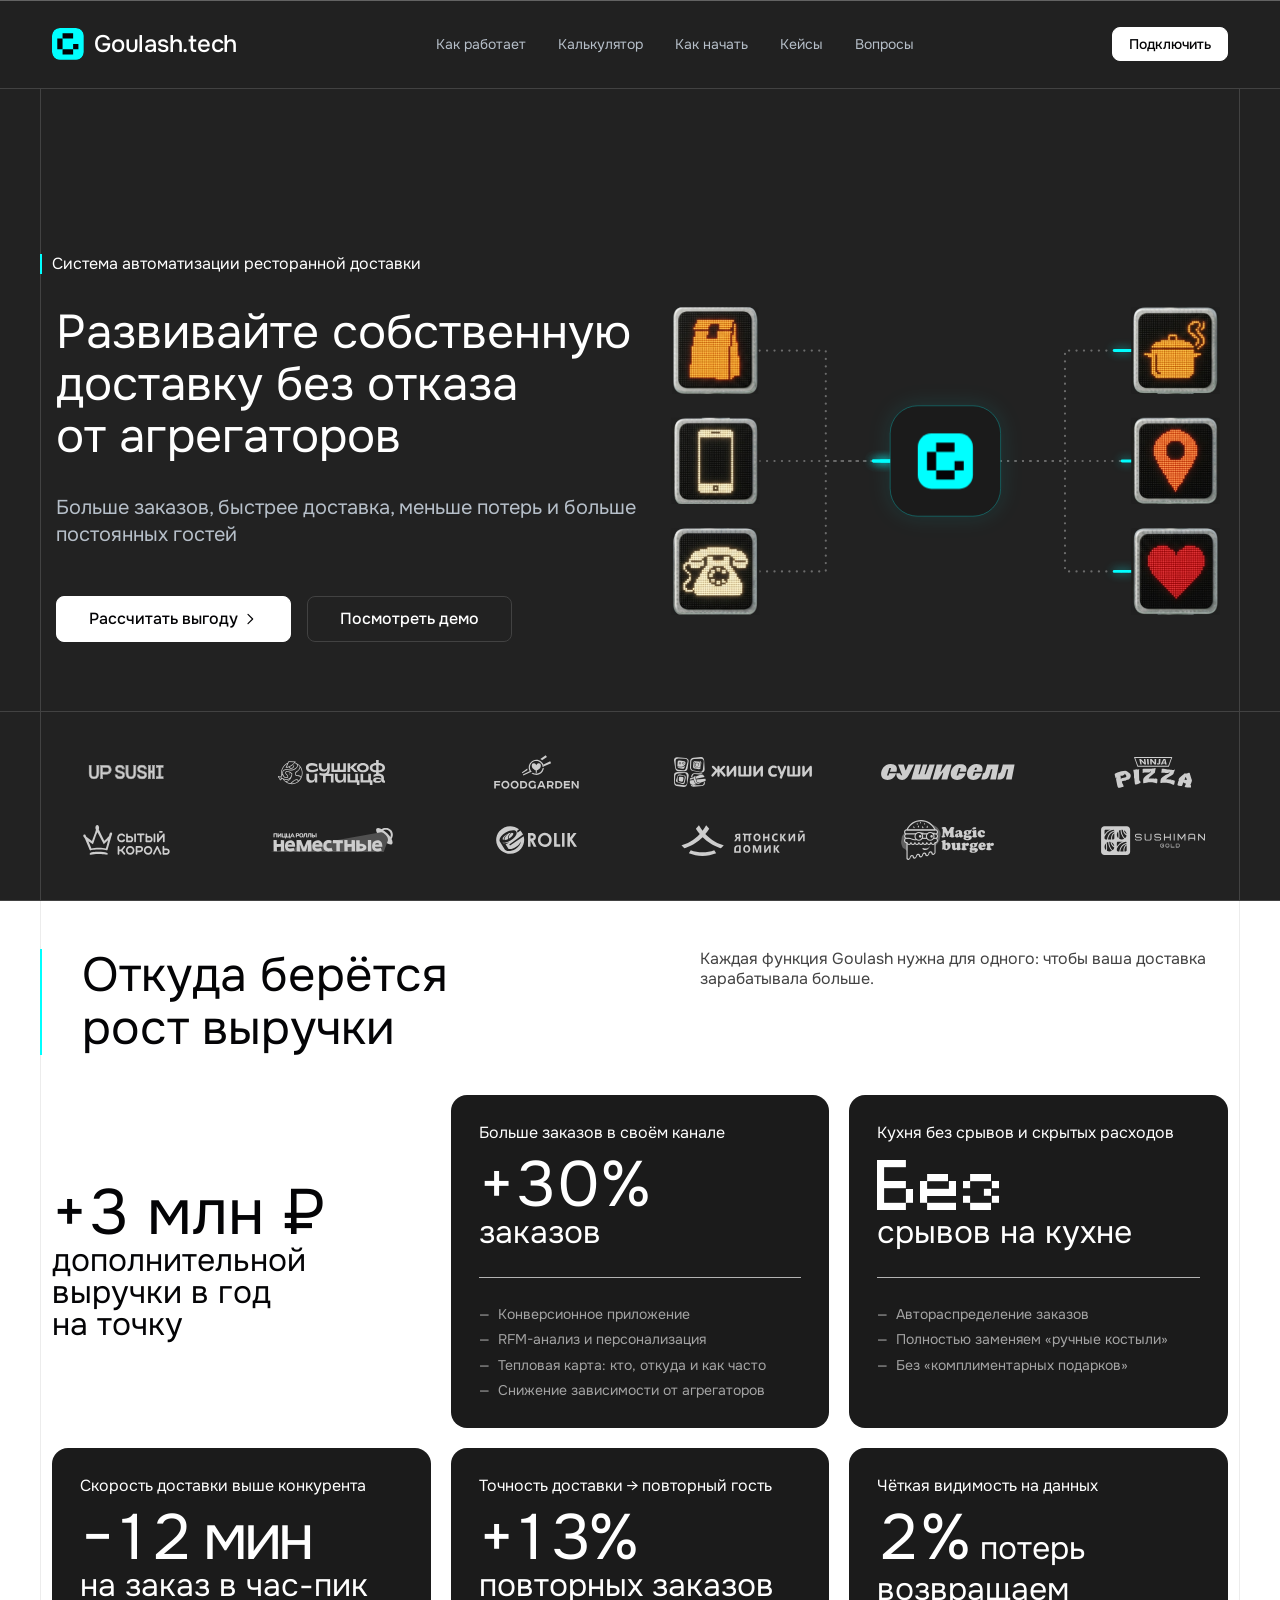
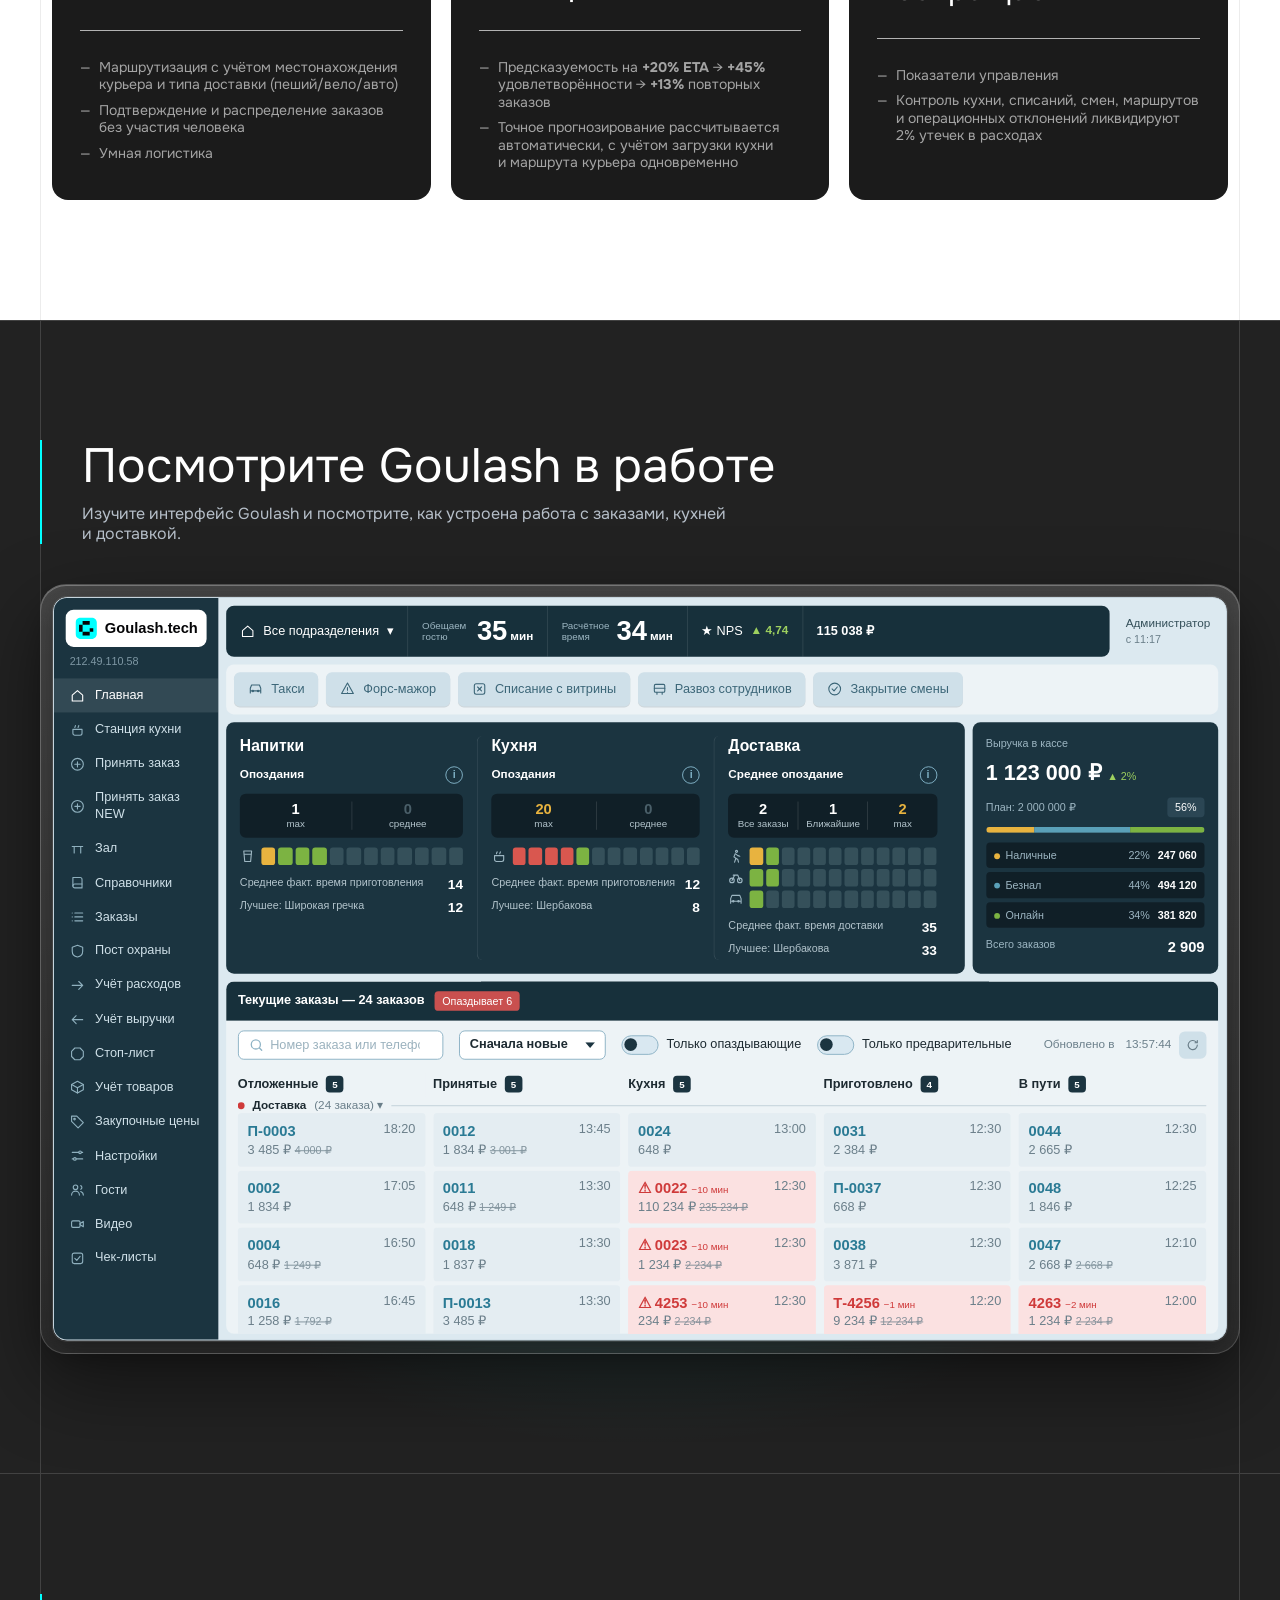
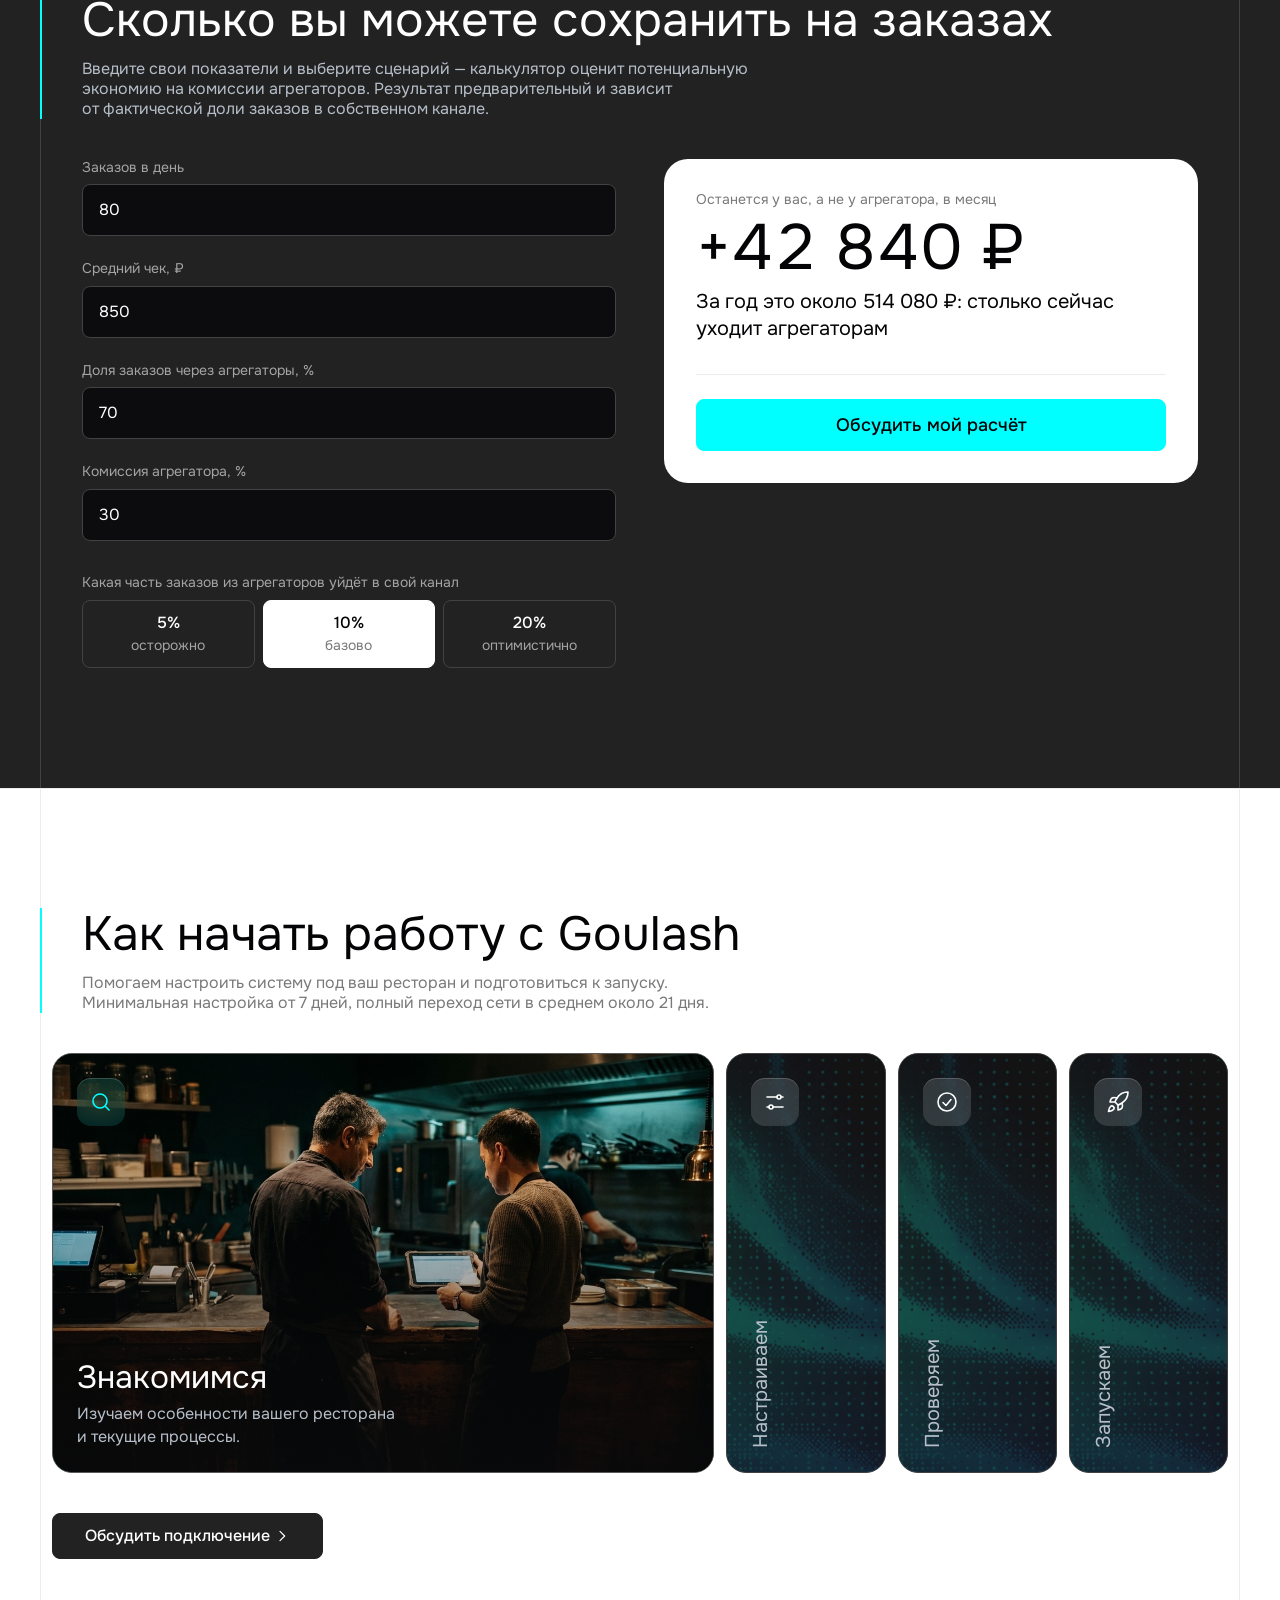
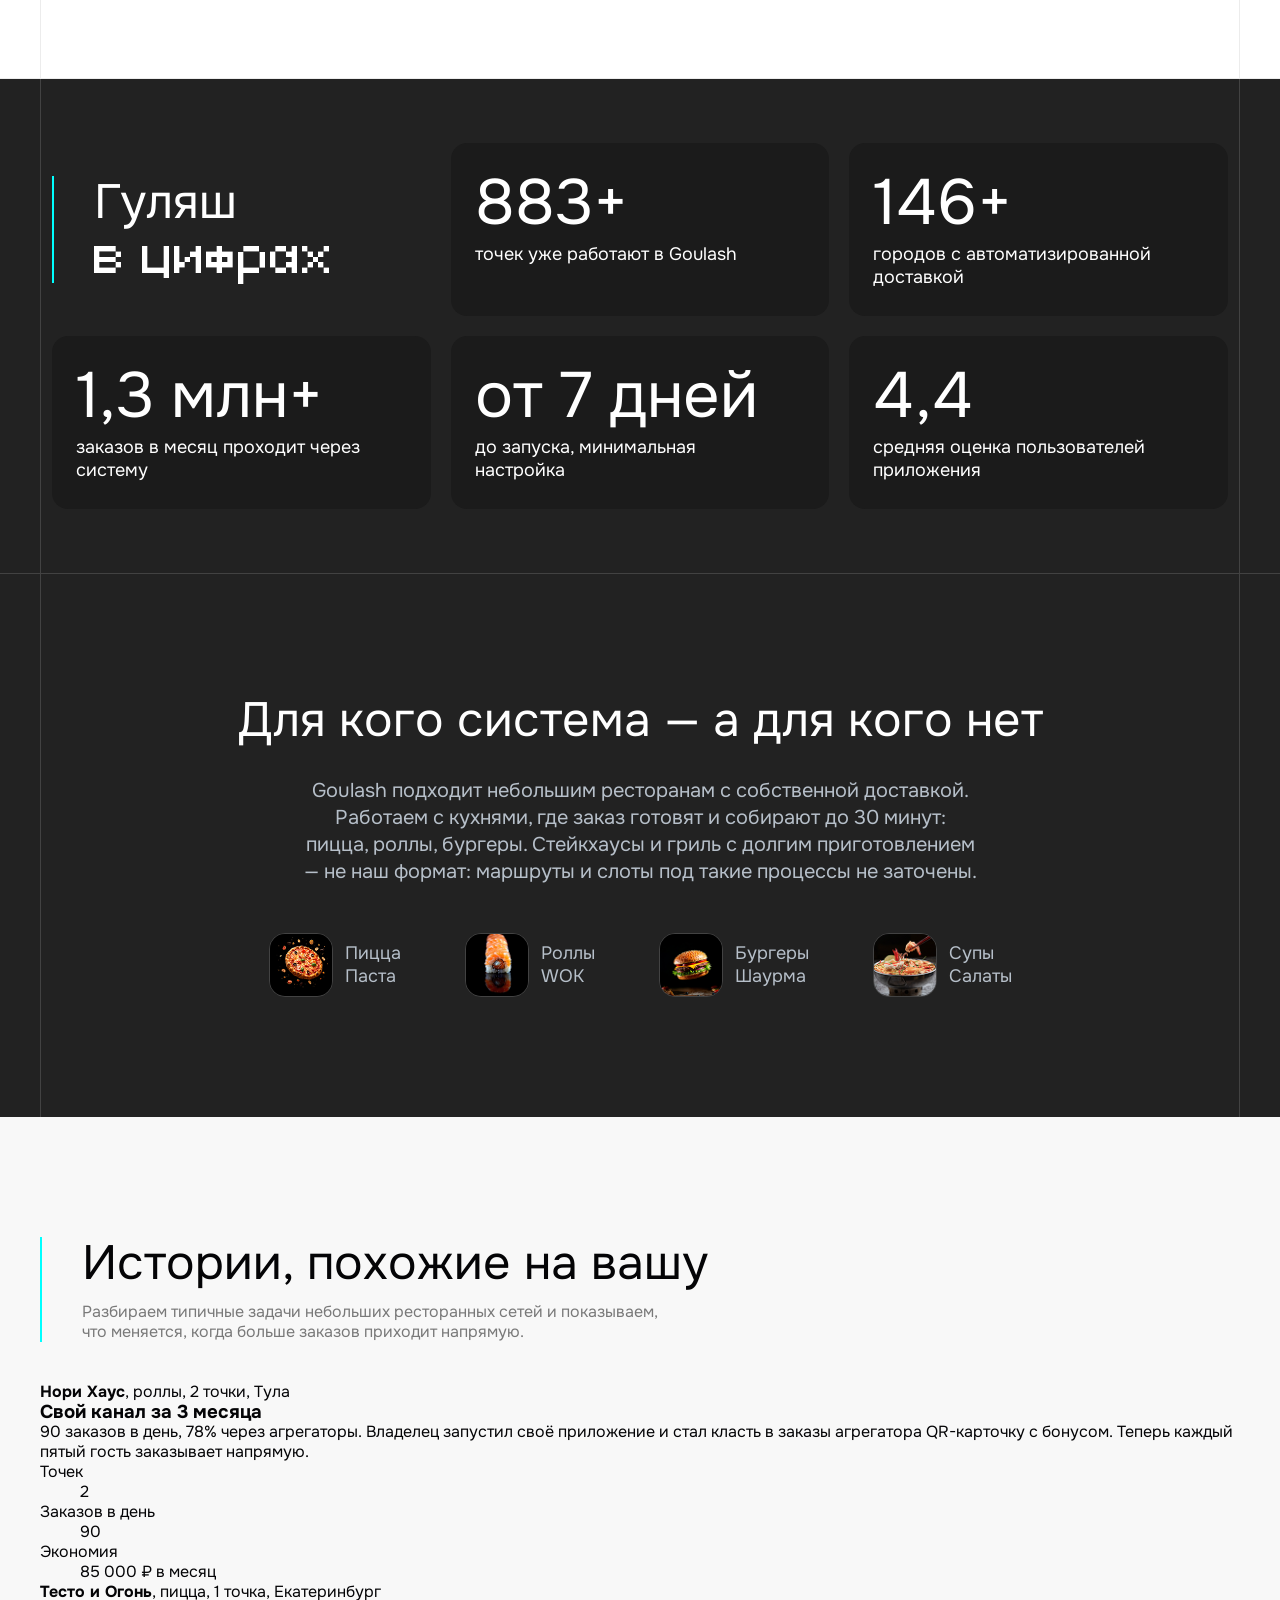
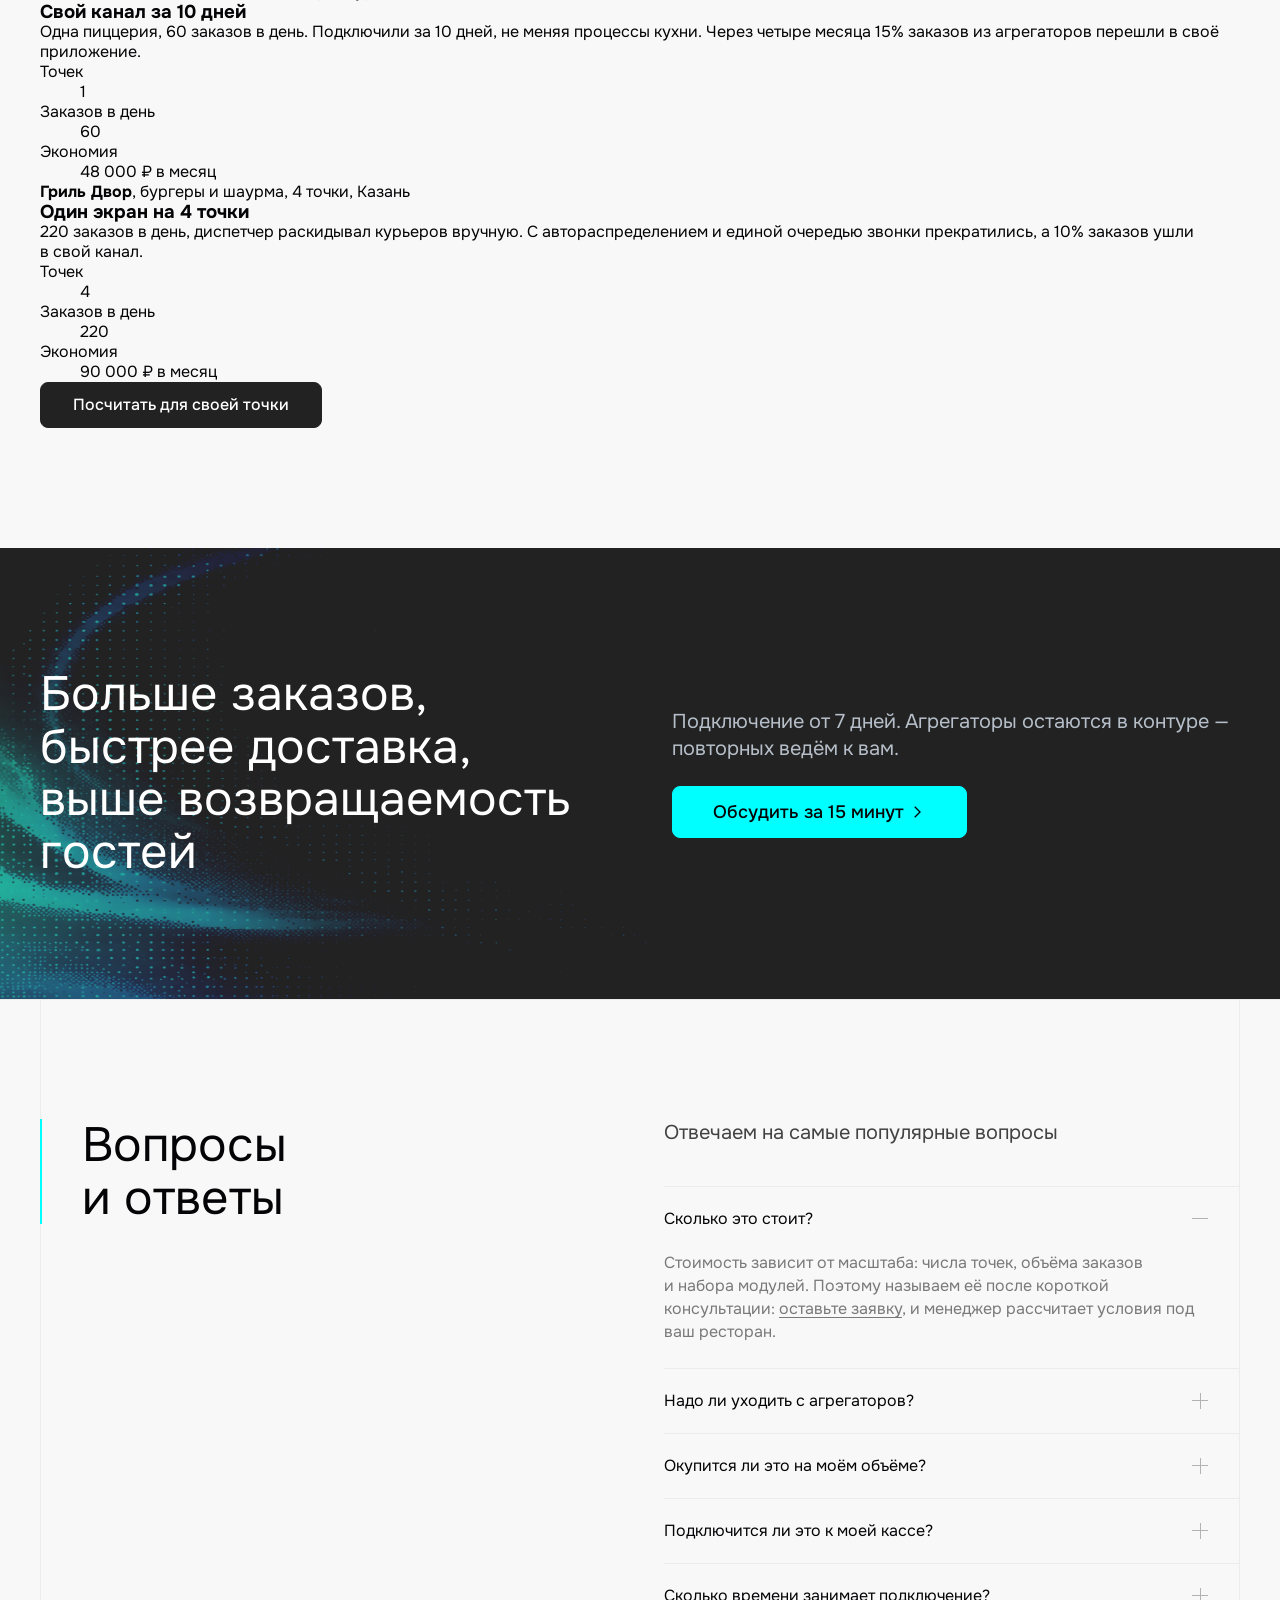
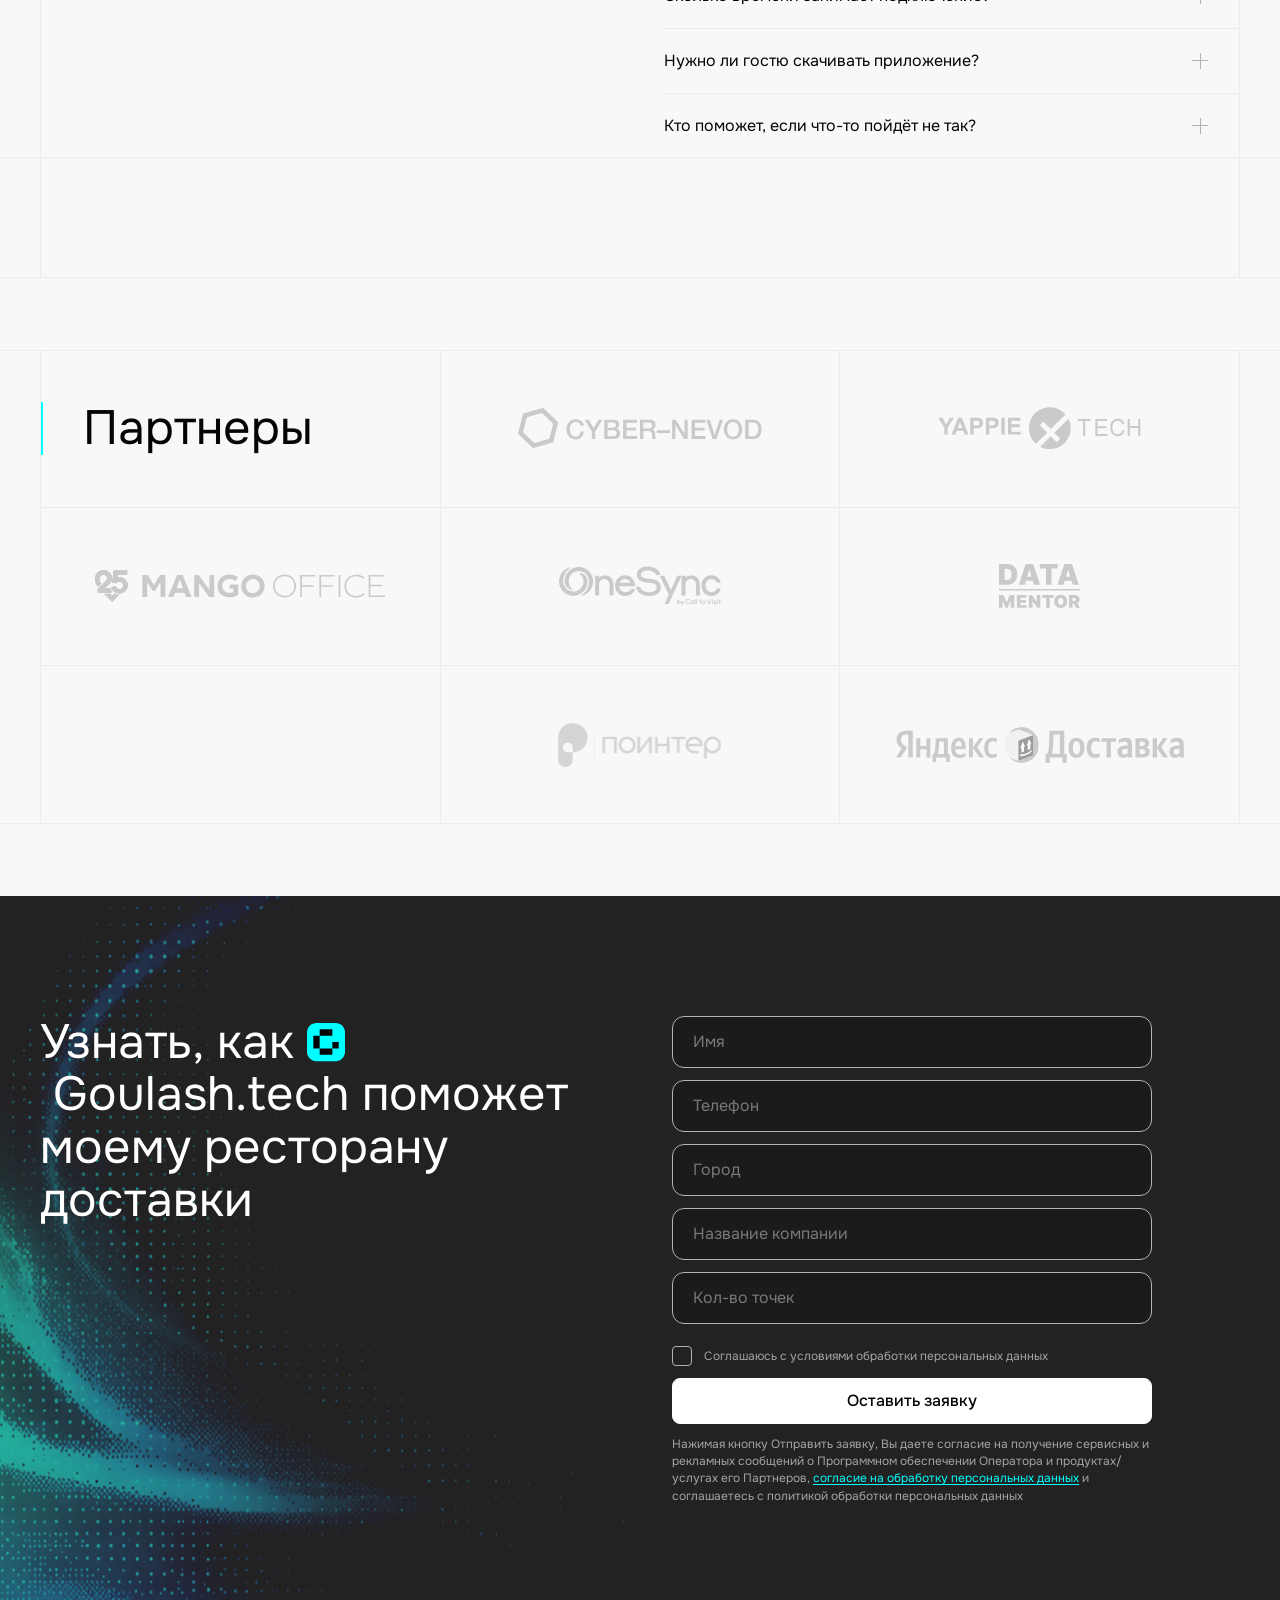
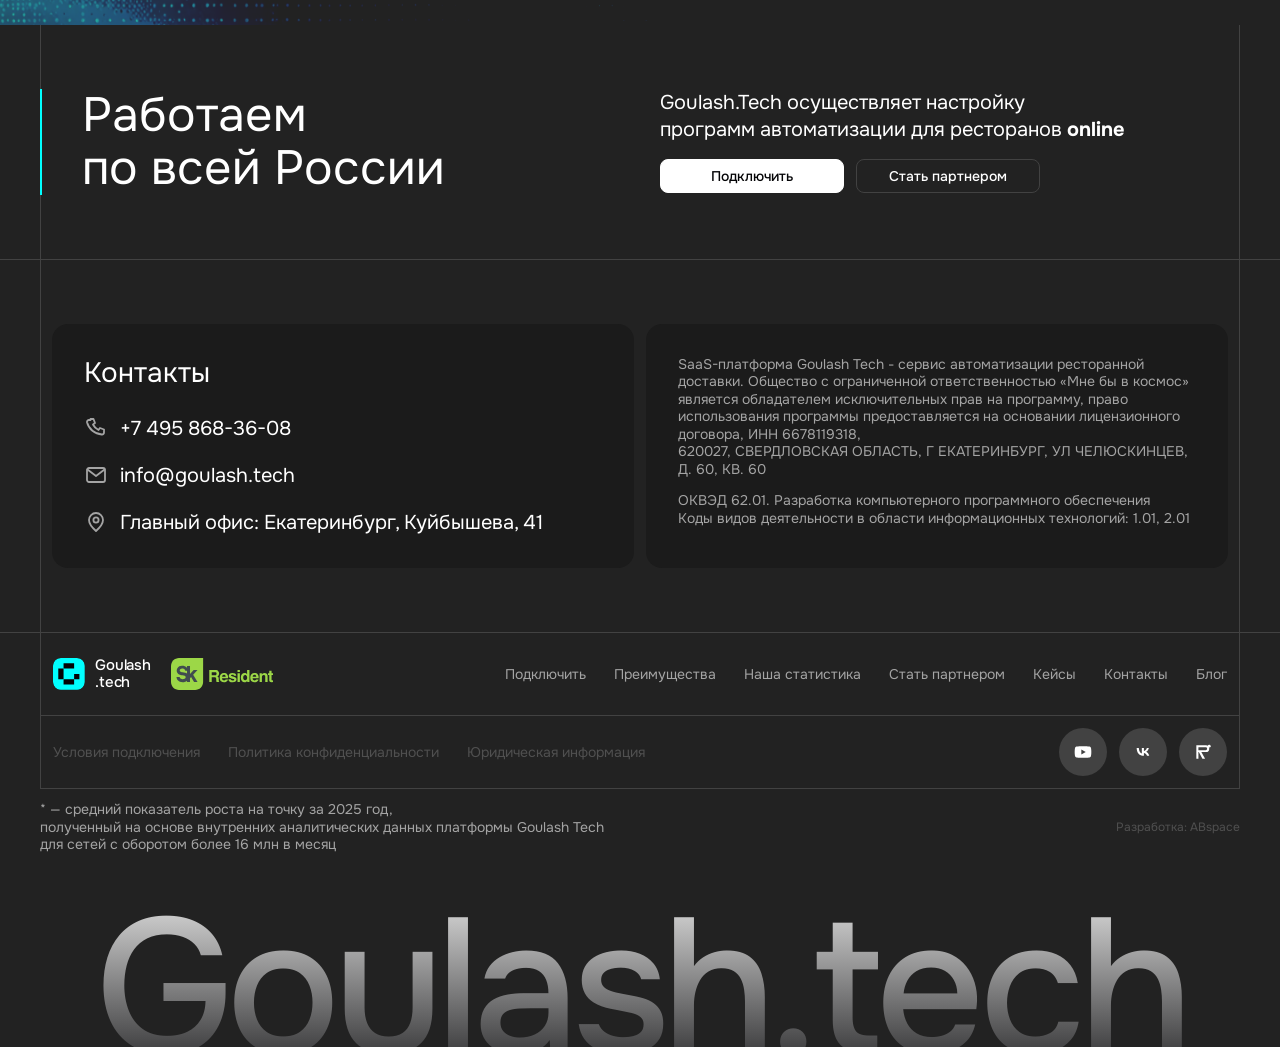
<file: index.html>
<!DOCTYPE html>
<html lang="ru">
<head>
  <meta charset="UTF-8" />
  <meta name="viewport" content="width=device-width, initial-scale=1" />
  <title>Goulash.tech — система автоматизации для ресторанов доставки</title>
  <meta name="description" content="Больше заказов в своём канале, быстрее доставка, меньше потерь. SaaS для ресторанов доставки." />
  <meta property="og:type" content="website" />
  <meta property="og:title" content="Goulash.tech — своя доставка без отказа от агрегаторов" />
  <meta property="og:description" content="Посчитайте, сколько комиссии агрегаторов вернётся в ваш канал, и посмотрите интерфейс системы в работе." />
  <meta property="og:image" content="https://yulya9.github.io/goulash/assets/img/og.png" />
  <meta property="og:url" content="https://yulya9.github.io/goulash/" />
  <meta name="twitter:card" content="summary_large_image" />
  <link rel="preconnect" href="https://fonts.googleapis.com" />
  <link rel="preconnect" href="https://fonts.gstatic.com" crossorigin />
  <link href="https://fonts.googleapis.com/css2?family=Onest:wght@300;400;500;700;800&display=swap" rel="stylesheet" />
  <link rel="stylesheet" href="css/tokens.css?v=20261022" />
  <link rel="stylesheet" href="css/ui-kit.css?v=20261022" />
  <link rel="stylesheet" href="css/header.css?v=20261022" />
  <link rel="stylesheet" href="css/home.css?v=20261022" />
  <link rel="stylesheet" href="css/footer.css?v=1" />
  <link rel="stylesheet" href="css/app.css?v=20261094" />
  <link rel="stylesheet" href="css/demo.css?v=19" />
  <link rel="stylesheet" href="css/demo-mobile.css?v=11" />
  <link rel="icon" href="data:image/svg+xml,%3Csvg xmlns='http://www.w3.org/2000/svg' viewBox='0 0 48 48'%3E%3Cpath d='M35.87 0H11.65C5.22 0 0 5.25 0 11.72v24.35C0 42.54 5.22 47.78 11.65 47.78h24.22c6.44 0 11.65-5.25 11.65-11.72V11.72C47.52 5.24 42.3 0 35.87 0z' fill='%2300FFFF'/%3E%3C/svg%3E" />
</head>
<body class="g2">
  <a class="g2-skip" href="#main">К содержимому</a>

  <header class="g2-header" data-g2-header>
    <div class="g2-container g2-header__inner">
      <a class="g2-logo g2-header__logo g2-header__logo--full" href="#main" aria-label="Goulash.tech — на главную">
        <svg class="g2-logo__mark" viewBox="0 0 48 48" fill="none" aria-hidden="true" focusable="false">
          <path d="M35.8708 0H11.6535C5.21774 0 0 5.24615 0 11.7169V36.0662C0 42.5369 5.21774 47.7831 11.6535 47.7831H35.8708C42.3065 47.7831 47.5243 42.5369 47.5243 36.0662V11.7154C47.5243 5.24462 42.3065 0 35.8708 0Z" fill="#00FFFF"/>
          <path d="M15.8418 15.9297H7.92188V23.8928V31.8558H15.8418V23.8928V15.9297Z" fill="#040406"/>
          <path d="M31.6827 15.9295V7.96484H23.7628H15.8413V15.9295H23.7628H31.6827Z" fill="#040406"/>
          <path d="M15.8413 31.8555V39.8201H23.7628H31.6827V31.8555H23.7628H15.8413Z" fill="#040406"/>
          <path d="M39.6031 23.8945H31.6831V31.8576H39.6031V23.8945Z" fill="#040406"/>
        </svg>
        <span class="g2-logo__text">Goulash.tech</span>
      </a>
      <a class="g2-logo g2-logo--stack g2-header__logo g2-header__logo--compact" href="#main" aria-label="Goulash.tech — на главную">
        <svg class="g2-logo__mark" viewBox="0 0 48 48" fill="none" aria-hidden="true" focusable="false">
          <path d="M35.8708 0H11.6535C5.21774 0 0 5.24615 0 11.7169V36.0662C0 42.5369 5.21774 47.7831 11.6535 47.7831H35.8708C42.3065 47.7831 47.5243 42.5369 47.5243 36.0662V11.7154C47.5243 5.24462 42.3065 0 35.8708 0Z" fill="#00FFFF"/>
          <path d="M15.8418 15.9297H7.92188V23.8928V31.8558H15.8418V23.8928V15.9297Z" fill="#040406"/>
          <path d="M31.6827 15.9295V7.96484H23.7628H15.8413V15.9295H23.7628H31.6827Z" fill="#040406"/>
          <path d="M15.8413 31.8555V39.8201H23.7628H31.6827V31.8555H23.7628H15.8413Z" fill="#040406"/>
          <path d="M39.6031 23.8945H31.6831V31.8576H39.6031V23.8945Z" fill="#040406"/>
        </svg>
        <span class="g2-logo__text">Goulash<br>.tech</span>
      </a>
      <nav class="g2-header__nav" aria-label="Основная навигация">
        <a class="g2-navlink" href="#demo">Как работает</a>
        <a class="g2-navlink" href="#calc">Калькулятор</a>
        <a class="g2-navlink" href="#steps">Как начать</a>
        <a class="g2-navlink" href="#cases">Кейсы</a>
        <a class="g2-navlink" href="#faq">Вопросы</a>
      </nav>
      <div class="g2-header__actions">
        <a class="g2-btn g2-btn--light g2-btn--sm g2-header__cta" href="#connect">Подключить</a>
        <button class="g2-burger" type="button" data-g2-burger aria-expanded="false" aria-controls="g2-menu" aria-label="Меню" > <span class="g2-burger__open"><svg class="g2-icon" viewBox="0 0 32 32" fill="currentColor" aria-hidden="true" focusable="false"><path d="M28 15.9995C28 16.2648 27.8946 16.5191 27.7071 16.7066C27.5196 16.8942 27.2652 16.9995 27 16.9995H5C4.73478 16.9995 4.48043 16.8942 4.29289 16.7066C4.10536 16.5191 4 16.2648 4 15.9995C4 15.7343 4.10536 15.48 4.29289 15.2924C4.48043 15.1049 4.73478 14.9995 5 14.9995H27C27.2652 14.9995 27.5196 15.1049 27.7071 15.2924C27.8946 15.48 28 15.7343 28 15.9995ZM5 8.99954H27C27.2652 8.99954 27.5196 8.89419 27.7071 8.70665C27.8946 8.51911 28 8.26476 28 7.99954C28 7.73433 27.8946 7.47997 27.7071 7.29244C27.5196 7.1049 27.2652 6.99954 27 6.99954H5C4.73478 6.99954 4.48043 7.1049 4.29289 7.29244C4.10536 7.47997 4 7.73433 4 7.99954C4 8.26476 4.10536 8.51911 4.29289 8.70665C4.48043 8.89419 4.73478 8.99954 5 8.99954ZM27 22.9995H5C4.73478 22.9995 4.48043 23.1049 4.29289 23.2924C4.10536 23.48 4 23.7343 4 23.9995C4 24.2648 4.10536 24.5191 4.29289 24.7066C4.48043 24.8942 4.73478 24.9995 5 24.9995H27C27.2652 24.9995 27.5196 24.8942 27.7071 24.7066C27.8946 24.5191 28 24.2648 28 23.9995C28 23.7343 27.8946 23.48 27.7071 23.2924C27.5196 23.1049 27.2652 22.9995 27 22.9995Z"/></svg></span> <span class="g2-burger__close"><svg class="g2-icon" viewBox="0 0 32 32" fill="currentColor" aria-hidden="true" focusable="false"><path d="M25.0921 23.7214C25.1821 23.8114 25.2535 23.9183 25.3022 24.0359C25.351 24.1535 25.376 24.2795 25.376 24.4068C25.376 24.5341 25.351 24.6601 25.3022 24.7777C25.2535 24.8953 25.1821 25.0022 25.0921 25.0922C25.0021 25.1822 24.8953 25.2536 24.7777 25.3023C24.6601 25.351 24.534 25.3761 24.4067 25.3761C24.2795 25.3761 24.1534 25.351 24.0358 25.3023C23.9182 25.2536 23.8114 25.1822 23.7214 25.0922L15.688 17.0576L7.65463 25.0922C7.47286 25.274 7.22631 25.3761 6.96924 25.3761C6.71217 25.3761 6.46563 25.274 6.28385 25.0922C6.10208 24.9104 5.99995 24.6639 5.99995 24.4068C5.99995 24.1497 6.10208 23.9032 6.28385 23.7214L14.3184 15.688L6.28385 7.65468C6.10208 7.4729 5.99995 7.22636 5.99995 6.96929C5.99995 6.71222 6.10208 6.46567 6.28385 6.2839C6.46563 6.10212 6.71217 6 6.96924 6C7.22631 6 7.47286 6.10212 7.65463 6.2839L15.688 14.3185L23.7214 6.2839C23.9031 6.10212 24.1497 6 24.4067 6C24.6638 6 24.9104 6.10212 25.0921 6.2839C25.2739 6.46567 25.376 6.71222 25.376 6.96929C25.376 7.22636 25.2739 7.4729 25.0921 7.65468L17.0576 15.688L25.0921 23.7214Z"/></svg></span> </button>
      </div>
    </div>
  </header>

  <div class="g2-menu" id="g2-menu" data-g2-menu hidden>
    <nav class="g2-menu__nav" aria-label="Мобильная навигация">
      <a class="g2-menu__link" href="#demo">Как работает</a>
      <a class="g2-menu__link" href="#calc">Калькулятор</a>
      <a class="g2-menu__link" href="#steps">Как начать</a>
      <a class="g2-menu__link" href="#cases">Кейсы</a>
      <a class="g2-menu__link" href="#faq">Вопросы</a>
    </nav>
    <div class="g2-menu__footer">
      <a class="g2-btn g2-btn--light g2-btn--lg g2-btn--block" href="#connect">
        Подключить
        <svg class="g2-icon g2-btn__icon" viewBox="0 0 24 24" fill="none" stroke="currentColor" stroke-width="1.8" stroke-linecap="round" stroke-linejoin="round" aria-hidden="true" focusable="false"><path d="M9 5l7 7-7 7"/></svg>
      </a>
    </div>
  </div>

  <main id="main">
    <section class="g2-hero" id="hero">
      <span class="g2-gridlines" aria-hidden="true"></span>
      <div class="g2-container g2-hero__inner">
        <div class="g2-hero__content">
          <p class="g2-hero__eyebrow">
            <span>Система автоматизации ресторанной&nbsp;доставки</span>
          </p>
          <h1 class="g2-h0 g2-hero__title">
            Развивайте собственную доставку
            <span class="g2-hero__title-accent">без&nbsp;отказа от&nbsp;агрегаторов</span>
          </h1>
          <p class="g2-hero__lead">
            <span>Больше заказов, быстрее доставка, меньше потерь и&nbsp;больше постоянных гостей</span>
          </p>
          <div class="g2-hero__actions">
            <a class="g2-btn g2-btn--light g2-btn--md" href="#calc">
              Рассчитать выгоду
              <svg class="g2-icon g2-btn__icon" viewBox="0 0 24 24" fill="none" stroke="currentColor" stroke-width="1.8" stroke-linecap="round" stroke-linejoin="round" aria-hidden="true"><path d="M9 5l7 7-7 7"></path></svg>
            </a>
            <a class="g2-btn g2-btn--outline-dark g2-btn--md" href="#demo">Посмотреть демо</a>
          </div>
        </div>
        <div class="g2-hero__media">
          <svg class="circuit" viewBox="0 0 640 600" role="img" aria-label="Схема: заказы из агрегаторов, со своего сайта и по телефону попадают в Goulash, а оттуда уходят на кухню, курьерам и в бонусную программу для гостей">
            <g class="cb-lines" fill="none"><path class="cb-line" d="M118,180 H190 V300 H260"/><path class="cb-line" d="M118,300 H260"/><path class="cb-line" d="M118,420 H190 V300 H260"/><path class="cb-line" d="M380,300 H450 V180 H522"/><path class="cb-line" d="M380,300 H522"/><path class="cb-line" d="M380,300 H450 V420 H522"/><path class="cb-pulse" pathLength="100" d="M118,180 H190 V300 H260" style="animation-delay:0.00s"/><path class="cb-pulse" pathLength="100" d="M118,300 H260" style="animation-delay:0.60s"/><path class="cb-pulse" pathLength="100" d="M118,420 H190 V300 H260" style="animation-delay:1.20s"/><path class="cb-pulse" pathLength="100" d="M380,300 H450 V180 H522" style="animation-delay:1.80s"/><path class="cb-pulse" pathLength="100" d="M380,300 H522" style="animation-delay:2.40s"/><path class="cb-pulse" pathLength="100" d="M380,300 H450 V420 H522" style="animation-delay:3.00s"/></g>
            <g class="cb-node" style="--i:0" transform="translate(70,180)"><image href="assets/img/icons/agg.png" x="-48" y="-47" width="96" height="94" preserveAspectRatio="xMidYMid meet"/></g><g class="cb-node" style="--i:1" transform="translate(70,300)"><image href="assets/img/icons/own.png" x="-48" y="-47" width="96" height="94" preserveAspectRatio="xMidYMid meet"/></g><g class="cb-node" style="--i:2" transform="translate(70,420)"><image href="assets/img/icons/tel.png" x="-48" y="-47" width="96" height="94" preserveAspectRatio="xMidYMid meet"/></g><g class="cb-node" style="--i:3" transform="translate(570,180)"><image href="assets/img/icons/kit.png" x="-48" y="-47" width="96" height="94" preserveAspectRatio="xMidYMid meet"/></g><g class="cb-node" style="--i:4" transform="translate(570,300)"><image href="assets/img/icons/cour.png" x="-48" y="-47" width="96" height="94" preserveAspectRatio="xMidYMid meet"/></g><g class="cb-node" style="--i:5" transform="translate(570,420)"><image href="assets/img/icons/heart.png" x="-48" y="-47" width="96" height="94" preserveAspectRatio="xMidYMid meet"/></g>
            <g class="cb-core" transform="translate(320,300)"><rect class="cb-core__ring" x="-60" y="-60" width="120" height="120" rx="30"/><g transform="translate(-30,-30) scale(1.26)"><path d="M35.8708 0H11.6535C5.21774 0 0 5.24615 0 11.7169V36.0662C0 42.5369 5.21774 47.7831 11.6535 47.7831H35.8708C42.3065 47.7831 47.5243 42.5369 47.5243 36.0662V11.7154C47.5243 5.24462 42.3065 0 35.8708 0Z" fill="#00FFFF"/><path d="M15.8418 15.9297H7.92188V31.8558H15.8418V15.9297Z" fill="#040406"/><path d="M31.6827 15.9295V7.96484H15.8413V15.9295H31.6827Z" fill="#040406"/><path d="M15.8413 31.8555V39.8201H31.6827V31.8555H15.8413Z" fill="#040406"/><path d="M39.6031 23.8945H31.6831V31.8576H39.6031V23.8945Z" fill="#040406"/></g></g>
          </svg>
        </div>
      </div>
      <div class="g2-logostrip">
        <span class="g2-gridlines" aria-hidden="true"></span>
        <div class="g2-container">
          <ul class="g2-logostrip__list">
            <li class="g2-logostrip__item" style="--g2-i:0"><img class="g2-logostrip__img" src="assets/img/up-sushi.svg" alt="UP SUSHI" loading="eager" decoding="async" /></li>
            <li class="g2-logostrip__item" style="--g2-i:1"><img class="g2-logostrip__img" src="assets/img/sushkof.svg" alt="Сушкоф и пицца" loading="eager" decoding="async" /></li>
            <li class="g2-logostrip__item" style="--g2-i:2"><img class="g2-logostrip__img" src="assets/img/food-garden.svg" alt="FOODGARDEN" loading="eager" decoding="async" /></li>
            <li class="g2-logostrip__item" style="--g2-i:3"><img class="g2-logostrip__img" src="assets/img/zhishi.svg" alt="Жиши суши" loading="eager" decoding="async" /></li>
            <li class="g2-logostrip__item" style="--g2-i:4"><img class="g2-logostrip__img" src="assets/img/sushi-sell.svg" alt="Сушиселл" loading="eager" decoding="async" /></li>
            <li class="g2-logostrip__item" style="--g2-i:5"><img class="g2-logostrip__img" src="assets/img/ninjapizza.svg" alt="Ninja Pizza" loading="eager" decoding="async" /></li>
            <li class="g2-logostrip__item" style="--g2-i:6"><img class="g2-logostrip__img" src="assets/img/fed-king.svg" alt="Сытый Король" loading="eager" decoding="async" /></li>
            <li class="g2-logostrip__item" style="--g2-i:7"><img class="g2-logostrip__img" src="assets/img/non-locals.svg" alt="Неместные" loading="eager" decoding="async" /></li>
            <li class="g2-logostrip__item" style="--g2-i:8"><img class="g2-logostrip__img" src="assets/img/rolik.svg" alt="Rolik" loading="eager" decoding="async" /></li>
            <li class="g2-logostrip__item" style="--g2-i:9"><img class="g2-logostrip__img" src="assets/img/yapdomik.svg" alt="Японский домик" loading="eager" decoding="async" /></li>
            <li class="g2-logostrip__item" style="--g2-i:10"><img class="g2-logostrip__img" src="assets/img/magicburger.svg" alt="Magic burger" loading="eager" decoding="async" /></li>
            <li class="g2-logostrip__item" style="--g2-i:11"><img class="g2-logostrip__img" src="assets/img/sushiman.svg" alt="Сушиман" loading="eager" decoding="async" /></li>
          </ul>
        </div>
      </div>
    </section>

    <section class="g2-section" id="sources">
      <span class="g2-gridlines" aria-hidden="true"></span>
      <div class="g2-container">
        <div class="g2-sources-head">
          <div class="g2-section-head g2-section-head--bar">
            <h2 class="g2-h1">Откуда берётся<br>рост выручки</h2>
          </div>
          <div class="g2-sources__note">
            <p>Каждая функция Goulash нужна для&nbsp;одного: чтобы ваша доставка зарабатывала больше.</p>
          </div>
        </div>
        <div class="g2-bento">
          <article class="g2-bento__plain">
            <div class="g2-bento__headline">
              <p class="g2-bento__value" data-count="3" data-prefix="+" data-suffix=" млн ₽">+0 млн ₽</p>
              <p class="g2-bento__unit">дополнительной выручки в&nbsp;год на&nbsp;точку</p>
            </div>
          </article>
          <article class="g2-card g2-bento__item">
            <p class="g2-card__label">Больше заказов в&nbsp;своём канале</p>
            <div class="g2-bento__headline">
              <p class="g2-bento__value" data-count="30" data-prefix="+" data-suffix="%">+0%</p>
              <p class="g2-bento__unit">заказов</p>
            </div>
            <hr class="g2-card__divider" />
            <ul class="g2-card__list">
              <li><span>Конверсионное приложение</span></li>
              <li><span>RFM-анализ и&nbsp;персонализация</span></li>
              <li><span>Тепловая карта: кто, откуда и&nbsp;как часто</span></li>
              <li><span>Снижение зависимости от&nbsp;агрегаторов</span></li>
            </ul>
          </article>
          <article class="g2-card g2-bento__item">
            <p class="g2-card__label">Кухня без срывов и&nbsp;скрытых расходов</p>
            <div class="g2-bento__headline">
              <p class="g2-bento__value g2-bento__value--pixel">Без</p>
              <p class="g2-bento__unit">срывов на&nbsp;кухне</p>
            </div>
            <hr class="g2-card__divider" />
            <ul class="g2-card__list">
              <li><span>Автораспределение заказов</span></li>
              <li><span>Полностью заменяем «ручные костыли»</span></li>
              <li><span>Без «комплиментарных подарков»</span></li>
            </ul>
          </article>
          <article class="g2-card g2-bento__item">
            <p class="g2-card__label">Скорость доставки выше конкурента</p>
            <div class="g2-bento__headline">
              <p class="g2-bento__value g2-bento__value--tight" data-count="12" data-prefix="−" data-suffix=" мин">−0 мин</p>
              <p class="g2-bento__unit">на&nbsp;заказ в&nbsp;час-пик</p>
            </div>
            <hr class="g2-card__divider" />
            <ul class="g2-card__list">
              <li><span>Маршрутизация с&nbsp;учётом местонахождения курьера и&nbsp;типа доставки (пеший/вело/авто)</span></li>
              <li><span>Подтверждение и&nbsp;распределение заказов без участия человека</span></li>
              <li><span>Умная логистика</span></li>
            </ul>
          </article>
          <article class="g2-card g2-bento__item">
            <p class="g2-card__label">Точность доставки → повторный гость</p>
            <div class="g2-bento__headline">
              <p class="g2-bento__value g2-bento__value--tight" data-count="13" data-prefix="+" data-suffix="%">+0%</p>
              <p class="g2-bento__unit">повторных заказов</p>
            </div>
            <hr class="g2-card__divider" />
            <ul class="g2-card__list">
              <li><span>Предсказуемость на&nbsp;<b>+20% ETA</b> → <b>+45%</b> удовлетворённости → <b>+13%</b> повторных заказов</span></li>
              <li><span>Точное прогнозирование рассчитывается автоматически, с&nbsp;учётом загрузки кухни и&nbsp;маршрута курьера одновременно</span></li>
            </ul>
          </article>
          <article class="g2-card g2-bento__item">
            <p class="g2-card__label">Чёткая видимость на&nbsp;данных</p>
            <p class="g2-bento__headline">
              <span class="g2-bento__value" data-count="2" data-suffix="%">0%</span>
              <span class="g2-bento__unit">потерь возвращаем</span>
            </p>
            <hr class="g2-card__divider" />
            <ul class="g2-card__list">
              <li><span>Показатели управления</span></li>
              <li><span>Контроль кухни, списаний, смен, маршрутов и&nbsp;операционных отклонений ликвидируют 2% утечек в&nbsp;расходах</span></li>
            </ul>
          </article>
        </div>
      </div>
    </section>

    <section class="g2-section g2-section--dark" id="demo">
      <span class="g2-gridlines g2-gridlines--edges" aria-hidden="true"></span>
      <div class="g2-container">
        <div class="g2-section-head g2-section-head--bar">
          <h2 class="g2-h1">Посмотрите Goulash в&nbsp;работе</h2>
          <p class="g2-section-head__sub">Изучите интерфейс Goulash и&nbsp;посмотрите, как устроена работа с&nbsp;заказами, кухней и&nbsp;доставкой.</p>
        </div>

        <div class="dm-cta">
          <button type="button" class="g2-btn g2-btn--light g2-btn--md" id="dm-open" aria-haspopup="dialog" aria-controls="dm-modal">Посмотреть демо</button>
        </div>

        <div class="gp-frame" id="gp-frame">
        <div class="gp-stage" id="gp-stage">
        <div class="gp" id="gp" aria-label="Демо интерфейса Goulash">
          <aside class="gp__side">
            <button type="button" class="gp__brand" data-screen="Главная" aria-label="На главную">
              <svg viewBox="0 0 48 48" fill="none" aria-hidden="true"><path d="M35.8708 0H11.6535C5.21774 0 0 5.24615 0 11.7169V36.0662C0 42.5369 5.21774 47.7831 11.6535 47.7831H35.8708C42.3065 47.7831 47.5243 42.5369 47.5243 36.0662V11.7154C47.5243 5.24462 42.3065 0 35.8708 0Z" fill="#00FFFF"/><path d="M15.8418 15.9297H7.92188V31.8558H15.8418V15.9297Z" fill="#040406"/><path d="M31.6827 15.9295V7.96484H15.8413V15.9295H31.6827Z" fill="#040406"/><path d="M15.8413 31.8555V39.8201H31.6827V31.8555H15.8413Z" fill="#040406"/><path d="M39.6031 23.8945H31.6831V31.8576H39.6031V23.8945Z" fill="#040406"/></svg>
              Goulash.tech
            </button>
            <div class="gp__ip">212.49.110.58</div>
            <ul class="gp__menu"><li class="is-on"><button type="button" data-screen="Главная"><i><svg viewBox="0 0 24 24" fill="none" stroke="currentColor" stroke-width="1.7" stroke-linecap="round" stroke-linejoin="round" aria-hidden="true"><path d="M4 11l8-7 8 7v9H4z"/></svg></i>Главная</button></li><li><button type="button" data-screen="Станция кухни"><i><svg viewBox="0 0 24 24" fill="none" stroke="currentColor" stroke-width="1.7" stroke-linecap="round" stroke-linejoin="round" aria-hidden="true"><path d="M5 11h14v6a3 3 0 0 1-3 3H8a3 3 0 0 1-3-3z"/><path d="M8 8c0-1.5 1-1.5 1-3M13 8c0-1.5 1-1.5 1-3"/></svg></i>Станция кухни</button></li><li><button type="button" data-screen="Принять заказ"><i><svg viewBox="0 0 24 24" fill="none" stroke="currentColor" stroke-width="1.7" stroke-linecap="round" stroke-linejoin="round" aria-hidden="true"><circle cx="12" cy="12" r="9"/><path d="M12 8v8M8 12h8"/></svg></i>Принять заказ</button></li><li><button type="button" data-screen="Принять заказ NEW"><i><svg viewBox="0 0 24 24" fill="none" stroke="currentColor" stroke-width="1.7" stroke-linecap="round" stroke-linejoin="round" aria-hidden="true"><circle cx="12" cy="12" r="9"/><path d="M12 8v8M8 12h8"/></svg></i>Принять заказ NEW</button></li><li><button type="button" data-screen="Зал"><i><svg viewBox="0 0 24 24" fill="none" stroke="currentColor" stroke-width="1.7" stroke-linecap="round" stroke-linejoin="round" aria-hidden="true"><path d="M4 9h16M7 9v10M17 9v10"/></svg></i>Зал</button></li><li><button type="button" data-screen="Справочники"><i><svg viewBox="0 0 24 24" fill="none" stroke="currentColor" stroke-width="1.7" stroke-linecap="round" stroke-linejoin="round" aria-hidden="true"><path d="M5 4h11a3 3 0 0 1 3 3v13H8a3 3 0 0 1-3-3z"/><path d="M5 17a3 3 0 0 1 3-3h11"/></svg></i>Справочники</button></li><li><button type="button" data-screen="Заказы"><i><svg viewBox="0 0 24 24" fill="none" stroke="currentColor" stroke-width="1.7" stroke-linecap="round" stroke-linejoin="round" aria-hidden="true"><path d="M8 6h12M8 12h12M8 18h12M4 6h.01M4 12h.01M4 18h.01"/></svg></i>Заказы</button></li><li><button type="button" data-screen="Пост охраны"><i><svg viewBox="0 0 24 24" fill="none" stroke="currentColor" stroke-width="1.7" stroke-linecap="round" stroke-linejoin="round" aria-hidden="true"><path d="M12 3l8 3v6c0 5-3.5 8-8 9-4.5-1-8-4-8-9V6z"/></svg></i>Пост охраны</button></li><li><button type="button" data-screen="Учёт расходов"><i><svg viewBox="0 0 24 24" fill="none" stroke="currentColor" stroke-width="1.7" stroke-linecap="round" stroke-linejoin="round" aria-hidden="true"><path d="M4 12h16M14 6l6 6-6 6"/></svg></i>Учёт расходов</button></li><li><button type="button" data-screen="Учёт выручки"><i><svg viewBox="0 0 24 24" fill="none" stroke="currentColor" stroke-width="1.7" stroke-linecap="round" stroke-linejoin="round" aria-hidden="true"><path d="M20 12H4M10 6l-6 6 6 6"/></svg></i>Учёт выручки</button></li><li><button type="button" data-screen="Стоп-лист"><i><svg viewBox="0 0 24 24" fill="none" stroke="currentColor" stroke-width="1.7" stroke-linecap="round" stroke-linejoin="round" aria-hidden="true"><path d="M8 3h8l5 5v8l-5 5H8l-5-5V8z"/></svg></i>Стоп-лист</button></li><li><button type="button" data-screen="Учёт товаров"><i><svg viewBox="0 0 24 24" fill="none" stroke="currentColor" stroke-width="1.7" stroke-linecap="round" stroke-linejoin="round" aria-hidden="true"><path d="M3 8l9-5 9 5v8l-9 5-9-5z"/><path d="M3 8l9 5 9-5M12 13v8"/></svg></i>Учёт товаров</button></li><li><button type="button" data-screen="Закупочные цены"><i><svg viewBox="0 0 24 24" fill="none" stroke="currentColor" stroke-width="1.7" stroke-linecap="round" stroke-linejoin="round" aria-hidden="true"><path d="M3 12V4h8l10 10-8 8z"/><circle cx="7.5" cy="8.5" r="1.2"/></svg></i>Закупочные цены</button></li><li><button type="button" data-screen="Настройки"><i><svg viewBox="0 0 24 24" fill="none" stroke="currentColor" stroke-width="1.7" stroke-linecap="round" stroke-linejoin="round" aria-hidden="true"><path d="M4 7h10M18 7h2M4 17h2M10 17h10"/><circle cx="16" cy="7" r="2"/><circle cx="8" cy="17" r="2"/></svg></i>Настройки</button></li><li><button type="button" data-screen="Гости"><i><svg viewBox="0 0 24 24" fill="none" stroke="currentColor" stroke-width="1.7" stroke-linecap="round" stroke-linejoin="round" aria-hidden="true"><circle cx="9" cy="8" r="3.5"/><path d="M3 20c0-3.5 3-6 6-6s6 2.5 6 6M17 5.5a3 3 0 0 1 0 5.5M21 20c0-2.5-1.5-4.5-4-5.5"/></svg></i>Гости</button></li><li><button type="button" data-screen="Видео"><i><svg viewBox="0 0 24 24" fill="none" stroke="currentColor" stroke-width="1.7" stroke-linecap="round" stroke-linejoin="round" aria-hidden="true"><rect x="3" y="7" width="13" height="10" rx="2"/><path d="M16 11l5-3v8l-5-3z"/></svg></i>Видео</button></li><li><button type="button" data-screen="Чек-листы"><i><svg viewBox="0 0 24 24" fill="none" stroke="currentColor" stroke-width="1.7" stroke-linecap="round" stroke-linejoin="round" aria-hidden="true"><rect x="4" y="4" width="16" height="16" rx="3"/><path d="M8 12l3 3 5-6"/></svg></i>Чек-листы</button></li></ul>
          </aside>

          <div class="gp__main">
            <div class="gp__top">
              <div class="gp__bar">
                <button type="button" class="gp__units" id="gp-units" aria-haspopup="listbox" aria-expanded="false">
                  <svg viewBox="0 0 24 24" fill="none" stroke="currentColor" stroke-width="1.6" stroke-linecap="round" stroke-linejoin="round" aria-hidden="true"><path d="M4 11l8-7 8 7v9H4z"/></svg>
                  <span id="gp-unit-name">Все подразделения</span> ▾
                  <div class="gp__unit-menu" id="gp-unit-menu" role="listbox"></div>
                </button>
                <button type="button" class="gp__promise" data-info="promise"><small>Обещаем гостю</small><strong><span id="gp-promise">35</span><em>мин</em></strong></button>
                <button type="button" class="gp__promise" data-info="calc"><small>Расчётное время</small><strong><span id="gp-calc">34</span><em>мин</em></strong></button>
                <button type="button" class="gp__nps" data-info="nps"><span>★ NPS</span> <b>▲ 4,74</b></button>
                <button type="button" class="gp__cashb" data-info="cash"><b id="gp-cash">115&nbsp;038 ₽</b></button>
              </div>
              <button type="button" class="gp__user" data-info="user"><div>Администратор<span>с&nbsp;11:17</span></div></button>
            </div>

            <div class="gp__actions" role="group" aria-label="Действия смены">
              <button type="button" class="gp__pill" data-act="taxi"><i><svg viewBox="0 0 24 24" fill="none" stroke="currentColor" stroke-width="1.7" stroke-linecap="round" stroke-linejoin="round" aria-hidden="true"><path d="M4 15v-4l2-5h12l2 5v4M4 15h16M4 15v3M20 15v3"/><circle cx="8" cy="15" r="1"/><circle cx="16" cy="15" r="1"/></svg></i>Такси</button>
              <button type="button" class="gp__pill" data-act="force" id="gp-force" aria-pressed="false"><i><svg viewBox="0 0 24 24" fill="none" stroke="currentColor" stroke-width="1.7" stroke-linecap="round" stroke-linejoin="round" aria-hidden="true"><path d="M12 3l9 16H3z"/><path d="M12 10v4M12 17v.01"/></svg></i>Форс-мажор</button>
              <button type="button" class="gp__pill" data-act="writeoff"><i><svg viewBox="0 0 24 24" fill="none" stroke="currentColor" stroke-width="1.7" stroke-linecap="round" stroke-linejoin="round" aria-hidden="true"><rect x="4" y="4" width="16" height="16" rx="3"/><path d="M9 9l6 6M15 9l-6 6"/></svg></i>Списание с&nbsp;витрины</button>
              <button type="button" class="gp__pill" data-act="staff"><i><svg viewBox="0 0 24 24" fill="none" stroke="currentColor" stroke-width="1.7" stroke-linecap="round" stroke-linejoin="round" aria-hidden="true"><rect x="4" y="5" width="16" height="12" rx="2"/><path d="M4 11h16M8 20v-3M16 20v-3"/></svg></i>Развоз сотрудников</button>
              <button type="button" class="gp__pill" data-act="close"><i><svg viewBox="0 0 24 24" fill="none" stroke="currentColor" stroke-width="1.7" stroke-linecap="round" stroke-linejoin="round" aria-hidden="true"><circle cx="12" cy="12" r="9"/><path d="M8 12l3 3 5-6"/></svg></i>Закрытие смены</button>
            </div>

            <div class="gp__screen" id="gp-screen" hidden></div>

            <div class="gp__panels">
              <div class="gp__stats">
                <div class="gp__stat" data-stage="3" role="button" tabindex="0" aria-label="Показать этап «Приготовлено»">
                  <h4>Напитки</h4>
                  <div class="gp__stat-label">Опоздания <button type="button" class="gp__i" data-info="late" aria-label="Что это">i</button></div>
                  <div class="gp__nums"><div><b id="gp-d-late">0</b><span>max</span></div><div class="is-dim"><b>0</b><span>среднее</span></div></div>
                  <div class="gp__bars"><div class="gp__row"><i><svg viewBox="0 0 24 24" fill="none" stroke="currentColor" stroke-width="1.7" stroke-linecap="round" stroke-linejoin="round" aria-hidden="true"><path d="M6 4h12l-1.5 16h-9z"/><path d="M7 9h10"/></svg></i><div class="gp__cells" data-cells="drinks"><span></span><span></span><span></span><span></span><span></span><span></span><span></span><span></span><span></span><span></span><span></span><span></span></div></div></div>
                  <div class="gp__facts"><div>Среднее факт. время приготовления <b>14</b></div><div>Лучшее: Широкая гречка <b>12</b></div></div>
                </div>
                <div class="gp__stat" data-stage="2" role="button" tabindex="0" aria-label="Показать этап «Кухня»">
                  <h4>Кухня</h4>
                  <div class="gp__stat-label">Опоздания <button type="button" class="gp__i" data-info="late" aria-label="Что это">i</button></div>
                  <div class="gp__nums"><div id="gp-k-box"><b id="gp-k-late">0</b><span>max</span></div><div class="is-dim"><b>0</b><span>среднее</span></div></div>
                  <div class="gp__bars"><div class="gp__row"><i><svg viewBox="0 0 24 24" fill="none" stroke="currentColor" stroke-width="1.7" stroke-linecap="round" stroke-linejoin="round" aria-hidden="true"><path d="M5 11h14v6a3 3 0 0 1-3 3H8a3 3 0 0 1-3-3z"/><path d="M8 8c0-1.5 1-1.5 1-3M13 8c0-1.5 1-1.5 1-3"/></svg></i><div class="gp__cells" data-cells="kitchen"><span></span><span></span><span></span><span></span><span></span><span></span><span></span><span></span><span></span><span></span><span></span><span></span></div></div></div>
                  <div class="gp__facts"><div>Среднее факт. время приготовления <b id="gp-k-avg">12</b></div><div>Лучшее: Шербакова <b>8</b></div></div>
                </div>
                <div class="gp__stat" data-stage="4" role="button" tabindex="0" aria-label="Показать этап «В пути»">
                  <h4>Доставка</h4>
                  <div class="gp__stat-label">Среднее опоздание <button type="button" class="gp__i" data-info="avg" aria-label="Что это">i</button></div>
                  <div class="gp__nums"><div><b id="gp-c-all">1</b><span>Все заказы</span></div><div><b>1</b><span>Ближайшие</span></div><div id="gp-c-box"><b id="gp-c-max">2</b><span>max</span></div></div>
                  <div class="gp__bars">
                    <div class="gp__row"><i><svg viewBox="0 0 24 24" fill="none" stroke="currentColor" stroke-width="1.7" stroke-linecap="round" stroke-linejoin="round" aria-hidden="true"><circle cx="13" cy="4.5" r="1.6"/><path d="M10 21l2-6-3-2 2-5 4 3 3 1M12 15l3 2 1 4"/></svg></i><div class="gp__cells" data-cells="walk"><span></span><span></span><span></span><span></span><span></span><span></span><span></span><span></span><span></span><span></span><span></span><span></span></div></div>
                    <div class="gp__row"><i><svg viewBox="0 0 24 24" fill="none" stroke="currentColor" stroke-width="1.7" stroke-linecap="round" stroke-linejoin="round" aria-hidden="true"><circle cx="6" cy="16" r="3.5"/><circle cx="18" cy="16" r="3.5"/><path d="M6 16l4-8h5l3 8M10 8H8"/></svg></i><div class="gp__cells" data-cells="bike"><span></span><span></span><span></span><span></span><span></span><span></span><span></span><span></span><span></span><span></span><span></span><span></span></div></div>
                    <div class="gp__row"><i><svg viewBox="0 0 24 24" fill="none" stroke="currentColor" stroke-width="1.7" stroke-linecap="round" stroke-linejoin="round" aria-hidden="true"><path d="M4 15v-4l2-5h12l2 5v4M4 15h16M4 15v3M20 15v3"/><circle cx="8" cy="15" r="1"/><circle cx="16" cy="15" r="1"/></svg></i><div class="gp__cells" data-cells="car"><span></span><span></span><span></span><span></span><span></span><span></span><span></span><span></span><span></span><span></span><span></span><span></span></div></div>
                  </div>
                  <div class="gp__facts"><div>Среднее факт. время доставки <b id="gp-c-avg">35</b></div><div>Лучшее: Шербакова <b>33</b></div></div>
                </div>
              </div>

              <div class="gp__rev">
                <div class="gp__plan"><span>Выручка в&nbsp;кассе</span></div>
                <div class="gp__rev-sum"><span id="gp-rev">1&nbsp;123&nbsp;000 ₽</span><small>▲ 2%</small></div>
                <div class="gp__plan"><span>План: 2&nbsp;000&nbsp;000 ₽</span><em id="gp-plan">56%</em></div>
                <div class="gp__meter"><span id="gp-m1" style="background:#e8b33f;width:22%"></span><span id="gp-m2" style="background:#5aa0b8;width:44%"></span><span id="gp-m3" style="background:#7cb342;width:34%"></span></div>
                <div class="gp__pay">
                  <button type="button" class="gp__payrow" data-pay="0"><span><i style="background:#e8b33f"></i>Наличные</span><span>22%</span><b id="gp-p1">247&nbsp;060</b></button>
                  <button type="button" class="gp__payrow" data-pay="1"><span><i style="background:#5aa0b8"></i>Безнал</span><span>44%</span><b id="gp-p2">494&nbsp;120</b></button>
                  <button type="button" class="gp__payrow" data-pay="2"><span><i style="background:#7cb342"></i>Онлайн</span><span>34%</span><b id="gp-p3">381&nbsp;820</b></button>
                </div>
                <div class="gp__total"><span>Всего заказов</span><b id="gp-total">2&nbsp;909</b></div>
              </div>
            </div>

            <div class="gp__orders">
              <div class="gp__orders-head">
                <span>Текущие заказы — <span id="gp-count">0</span> заказов</span>
                <button type="button" class="gp__badge" id="gp-late-badge" aria-label="Показать только опаздывающие">Опаздывает 0</button>
              </div>
              <div class="gp__tools">
                <input class="gp__search" id="gp-search" type="search" inputmode="search" placeholder="Номер заказа или телефон" autocomplete="off" aria-label="Поиск заказа" />
                <div class="gp__dd" id="gp-sort-dd">
                  <button type="button" class="gp__select" id="gp-sort" aria-haspopup="listbox" aria-expanded="false"><span id="gp-sort-label">Сначала новые</span></button>
                  <div class="gp__dd-menu" id="gp-sort-menu" role="listbox" aria-label="Сортировка">
                    <button type="button" role="option" class="is-on" data-sort="new">Сначала новые</button>
                    <button type="button" role="option" data-sort="old">Сначала старые</button>
                  </div>
                </div>
                <label class="gp__tog"><input type="checkbox" id="gp-only-late" /><span></span>Только опаздывающие</label>
                <label class="gp__tog"><input type="checkbox" id="gp-only-pre" /><span></span>Только предварительные</label>
                <div class="gp__upd">Обновлено в&nbsp;<time id="gp-upd">13:57:44</time>
                  <button type="button" id="gp-refresh" aria-label="Обновить"><svg viewBox="0 0 24 24" fill="none" stroke="currentColor" stroke-width="2" stroke-linecap="round" stroke-linejoin="round" aria-hidden="true"><path d="M20 12a8 8 0 1 1-2.3-5.7M20 4v4h-4"/></svg></button>
                </div>
              </div>
              <div class="gp__kanban" id="gp-kanban"></div>
            </div>
          </div>

          <div class="gp__drawer" id="gp-drawer" role="dialog" aria-modal="true" aria-label="Карточка заказа">
            <div class="gp__sheet" id="gp-sheet"></div>
          </div>
          <div class="gp__toast" id="gp-toast" role="status" aria-live="polite"></div>
        </div>
        </div>
        </div>
      </div>
    </section>

    <section class="g2-section g2-section--dark" id="calc">
      <span class="g2-gridlines" aria-hidden="true"></span>
      <div class="g2-container">
        <div class="g2-section-head g2-section-head--bar">
          <h2 class="g2-h1">Сколько вы&nbsp;можете сохранить на&nbsp;заказах</h2>
          <p class="g2-section-head__sub">Введите свои показатели и&nbsp;выберите сценарий&nbsp;— калькулятор оценит потенциальную экономию на&nbsp;комиссии агрегаторов. Результат предварительный и&nbsp;зависит от&nbsp;фактической доли заказов в&nbsp;собственном канале.</p>
        </div>

        <div class="calcx">
          <div class="calcx__main">
            <form id="calc-form" class="calcx__fields" novalidate>
              <label class="g2-field calcx__field">
                <span class="calcx__label">Заказов в&nbsp;день</span>
                <input class="g2-input" type="number" id="calc-orders" inputmode="numeric" min="1" max="1000" value="80" />
                <span class="err" data-cerr="calc-orders"></span>
              </label>
              <label class="g2-field calcx__field">
                <span class="calcx__label">Средний чек, ₽</span>
                <input class="g2-input" type="number" id="calc-check" inputmode="numeric" min="100" max="10000" value="850" step="10" />
                <span class="err" data-cerr="calc-check"></span>
              </label>
              <label class="g2-field calcx__field">
                <span class="calcx__label">Доля заказов через агрегаторы, %</span>
                <input class="g2-input" type="number" id="calc-share" inputmode="numeric" min="1" max="100" value="70" />
                <span class="err" data-cerr="calc-share"></span>
              </label>
              <label class="g2-field calcx__field">
                <span class="calcx__label">Комиссия агрегатора, %</span>
                <input class="g2-input" type="number" id="calc-comm" inputmode="numeric" min="1" max="60" value="30" />
                <span class="err" data-cerr="calc-comm"></span>
              </label>
            </form>
            <div class="cx__scen">
              <span class="cx__scen-k">Какая часть заказов из&nbsp;агрегаторов уйдёт в&nbsp;свой канал</span>
              <div class="cx__opts" role="group" aria-label="Сценарий перехода">
                <button type="button" class="g2-btn g2-btn--md g2-btn--outline-dark" data-shift="5" aria-pressed="false"><span>5%</span><small>осторожно</small></button>
                <button type="button" class="g2-btn g2-btn--md g2-btn--outline-dark is-on" data-shift="10" aria-pressed="true"><span>10%</span><small>базово</small></button>
                <button type="button" class="g2-btn g2-btn--md g2-btn--outline-dark" data-shift="20" aria-pressed="false"><span>20%</span><small>оптимистично</small></button>
              </div>
            </div>
          </div>

          <div class="g2-card calcx__card" id="calc-res" data-verdict="ok" aria-live="polite">
            <p class="g2-card__label">Останется у&nbsp;вас, а&nbsp;не&nbsp;у&nbsp;агрегатора, в&nbsp;месяц</p>
            <p class="g2-card__value calcx__value" id="calc-net">0 ₽</p>
            <p class="g2-card__caption calcx__caption" id="calc-verdict"></p>
            <hr class="g2-card__divider" />
            <a class="g2-btn g2-btn--cyan g2-btn--lg g2-btn--block" href="#connect" id="calc-cta">Обсудить мой расчёт</a>
          </div>
        </div>
      </div>
    </section>

    <section class="g2-section" id="steps">
      <span class="g2-gridlines g2-gridlines--edges" aria-hidden="true"></span>
      <div class="g2-container">
        <div class="g2-section-head g2-section-head--bar">
          <h2 class="g2-h1">Как начать работу с&nbsp;Goulash</h2>
          <p class="g2-section-head__sub">Помогаем настроить систему под ваш ресторан и&nbsp;подготовиться к&nbsp;запуску. Минимальная настройка от&nbsp;7&nbsp;дней, полный переход сети в&nbsp;среднем около 21&nbsp;дня.</p>
        </div>
        <ol class="sg" data-sg>
          <li class="sg__panel is-open" style="--i:0;--img:url(../assets/img/steps/01.jpg)">
            <span class="sg__img" aria-hidden="true"></span>
            <button type="button" class="sg__btn" aria-expanded="true" aria-controls="sg-0">
              <span class="sg__top">
                <span class="sg__tile"><svg viewBox="0 0 24 24" fill="none" stroke="currentColor" stroke-width="1.6" stroke-linecap="round" stroke-linejoin="round" aria-hidden="true"><circle cx="11" cy="11" r="7"/><path d="M20 20l-3.5-3.5"/></svg></span>
              </span>
              <span class="sg__vt" aria-hidden="true">Знакомимся</span>
              <span class="sg__open" id="sg-0">
                <span class="sg__title">Знакомимся</span>
                <span class="sg__text">Изучаем особенности вашего ресторана и&nbsp;текущие процессы.</span>
              </span>
            </button>
          </li>
          <li class="sg__panel" style="--i:1;--img:url(../assets/img/steps/02.jpg)">
            <span class="sg__img" aria-hidden="true"></span>
            <button type="button" class="sg__btn" aria-expanded="false" aria-controls="sg-1">
              <span class="sg__top">
                <span class="sg__tile"><svg viewBox="0 0 24 24" fill="none" stroke="currentColor" stroke-width="1.6" stroke-linecap="round" stroke-linejoin="round" aria-hidden="true"><path d="M4 7h10M18 7h2M4 17h2M10 17h10"/><circle cx="16" cy="7" r="2"/><circle cx="8" cy="17" r="2"/></svg></span>
              </span>
              <span class="sg__vt" aria-hidden="true">Настраиваем</span>
              <span class="sg__open" id="sg-1">
                <span class="sg__title">Настраиваем</span>
                <span class="sg__text">Подготавливаем систему и&nbsp;необходимые интеграции.</span>
              </span>
            </button>
          </li>
          <li class="sg__panel" style="--i:2;--img:url(../assets/img/steps/03.jpg)">
            <span class="sg__img" aria-hidden="true"></span>
            <button type="button" class="sg__btn" aria-expanded="false" aria-controls="sg-2">
              <span class="sg__top">
                <span class="sg__tile"><svg viewBox="0 0 24 24" fill="none" stroke="currentColor" stroke-width="1.6" stroke-linecap="round" stroke-linejoin="round" aria-hidden="true"><circle cx="12" cy="12" r="9"/><path d="M8 12.5l3 3 5-6"/></svg></span>
              </span>
              <span class="sg__vt" aria-hidden="true">Проверяем</span>
              <span class="sg__open" id="sg-2">
                <span class="sg__title">Проверяем</span>
                <span class="sg__text">Тестируем работу системы и&nbsp;обучаем вашу команду.</span>
              </span>
            </button>
          </li>
          <li class="sg__panel" style="--i:3;--img:url(../assets/img/steps/04.jpg)">
            <span class="sg__img" aria-hidden="true"></span>
            <button type="button" class="sg__btn" aria-expanded="false" aria-controls="sg-3">
              <span class="sg__top">
                <span class="sg__tile"><svg viewBox="0 0 24 24" fill="none" stroke="currentColor" stroke-width="1.6" stroke-linecap="round" stroke-linejoin="round" aria-hidden="true"><path d="M4.5 16.5c-1.5 1.26-2 5-2 5s3.74-.5 5-2c.71-.84.7-2.13-.09-2.91a2.18 2.18 0 0 0-2.91-.09z"/><path d="m12 15-3-3a22 22 0 0 1 2-3.95A12.88 12.88 0 0 1 22 2c0 2.72-.78 7.5-6 11a22.35 22.35 0 0 1-4 2z"/><path d="M9 12H4s.55-3.03 2-4c1.62-1.08 5 0 5 0"/><path d="M12 15v5s3.03-.55 4-2c1.08-1.62 0-5 0-5"/></svg></span>
              </span>
              <span class="sg__vt" aria-hidden="true">Запускаем</span>
              <span class="sg__open" id="sg-3">
                <span class="sg__title">Запускаем</span>
                <span class="sg__text">Переходим к&nbsp;работе и&nbsp;помогаем на&nbsp;первых этапах.</span>
              </span>
            </button>
          </li>
        </ol>
        <div class="steps__cta">
          <a class="g2-btn g2-btn--dark g2-btn--md" href="#connect">
            Обсудить подключение
            <svg class="g2-icon g2-btn__icon" viewBox="0 0 24 24" fill="none" stroke="currentColor" stroke-width="1.8" stroke-linecap="round" stroke-linejoin="round" aria-hidden="true"><path d="M9 5l7 7-7 7"/></svg>
          </a>
        </div>
      </div>
    </section>

    <section class="g2-section g2-section--dark g2-section--flush" id="numbers">
      <span class="g2-gridlines" aria-hidden="true"></span>
      <div class="g2-band" id="stats">
        <div class="g2-container">
          <div class="g2-stats">
            <div class="g2-stats__title">
              <div class="g2-section-head g2-section-head--bar" style="margin-bottom:0">
                <h2 class="g2-h1">Гуляш<br><span class="g2-stats__pixel">в цифрах</span></h2>
              </div>
            </div>
            <div class="g2-stat">
              <p class="g2-stat__value" data-count="900" data-suffix="+">0+</p>
              <p class="g2-stat__label">точек уже работают в&nbsp;Goulash</p>
            </div>
            <div class="g2-stat">
              <p class="g2-stat__value" data-count="150" data-suffix="+">0+</p>
              <p class="g2-stat__label">городов с&nbsp;автоматизированной доставкой</p>
            </div>
            <div class="g2-stat">
              <p class="g2-stat__value" data-count="1.3" data-decimals="1" data-suffix=" млн+">0 млн+</p>
              <p class="g2-stat__label">заказов в&nbsp;месяц проходит через систему</p>
            </div>
            <div class="g2-stat">
              <p class="g2-stat__value" data-count="7" data-prefix="от " data-suffix=" дней">от 0 дней</p>
              <p class="g2-stat__label">до&nbsp;запуска, минимальная настройка</p>
            </div>
            <div class="g2-stat">
              <p class="g2-stat__value" data-count="4.8" data-decimals="1">0,0</p>
              <p class="g2-stat__label">средняя оценка пользователей приложения</p>
            </div>
          </div>

        </div>
      </div>
    </section>

    <section class="g2-section g2-section--dark" id="kitchens">
      <span class="g2-gridlines" aria-hidden="true"></span>
      <div class="g2-container">
        <div class="g2-kitchens">
          <h2 class="g2-h1 g2-kitchens__title">Для кого система — а&nbsp;для кого нет</h2>
          <p class="app-kitchens__lead">Goulash подходит небольшим ресторанам с&nbsp;собственной доставкой. Работаем с&nbsp;кухнями, где заказ готовят и&nbsp;собирают до&nbsp;30&nbsp;минут: пицца, роллы, бургеры. Стейкхаусы и&nbsp;гриль с&nbsp;долгим приготовлением — не&nbsp;наш формат: маршруты и&nbsp;слоты под&nbsp;такие процессы не&nbsp;заточены.</p>
          <ul class="g2-kitchens__list">
            <li class="g2-kitchen">
              <img class="g2-kitchen__icon" src="assets/img/kitchens/pizza.png" alt="Пицца / Паста" loading="lazy" decoding="async" width="96" height="96">
              <span class="g2-kitchen__label"><span>Пицца</span><span>Паста</span></span>
            </li>
            <li class="g2-kitchen">
              <img class="g2-kitchen__icon" src="assets/img/kitchens/rolls.png" alt="Роллы / WOK" loading="lazy" decoding="async" width="64" height="64">
              <span class="g2-kitchen__label"><span>Роллы</span><span>WOK</span></span>
            </li>
            <li class="g2-kitchen">
              <img class="g2-kitchen__icon" src="assets/img/kitchens/burgers.png" alt="Бургеры / Шаурма" loading="lazy" decoding="async" width="64" height="64">
              <span class="g2-kitchen__label"><span>Бургеры</span><span>Шаурма</span></span>
            </li>
            <li class="g2-kitchen">
              <img class="g2-kitchen__icon" src="assets/img/kitchens/soups.png" alt="Супы / Салаты" loading="lazy" decoding="async" width="64" height="64">
              <span class="g2-kitchen__label"><span>Супы</span><span>Салаты</span></span>
            </li>
          </ul>
        </div>
      </div>
    </section>

    <section class="g2-section g2-section--soft g2-section--clip" id="cases">
      <div class="g2-container">
        <div class="g2-section-head g2-section-head--bar">
          <h2 class="g2-h1">Истории, похожие на&nbsp;вашу</h2>
          <p class="g2-section-head__sub">Разбираем типичные задачи небольших ресторанных сетей и&nbsp;показываем, что&nbsp;меняется, когда больше заказов приходит напрямую.</p>
        </div>
        <div class="sc-list" data-sc-list>
        <article class="sc" style="--i:0;--img:url(../assets/img/cases/1.jpg)">
          <div class="sc__media" role="img" aria-label="Нори Хаус, роллы, 2 точки, Тула"></div>
          <div class="sc__body">
            <p class="sc__tag"><strong>Нори Хаус</strong>, роллы, 2 точки, Тула</p>
            <h3 class="sc__title">Свой канал за 3 месяца</h3>
            <p class="sc__text">90&nbsp;заказов в&nbsp;день, 78% через агрегаторы. Владелец запустил своё приложение и&nbsp;стал класть в&nbsp;заказы агрегатора QR-карточку с&nbsp;бонусом. Теперь каждый пятый гость заказывает напрямую.</p>
            <dl class="sc__meta">
              <div><dt>Точек</dt><dd>2</dd></div>
              <div><dt>Заказов в&nbsp;день</dt><dd>90</dd></div>
              <div><dt>Экономия</dt><dd class="sc__res">85&nbsp;000&nbsp;₽ в&nbsp;месяц</dd></div>
            </dl>
          </div>
        </article>
        <article class="sc" style="--i:1;--img:url(../assets/img/cases/2.jpg)">
          <div class="sc__media" role="img" aria-label="Тесто и Огонь, пицца, 1 точка, Екатеринбург"></div>
          <div class="sc__body">
            <p class="sc__tag"><strong>Тесто и Огонь</strong>, пицца, 1 точка, Екатеринбург</p>
            <h3 class="sc__title">Свой канал за 10 дней</h3>
            <p class="sc__text">Одна пиццерия, 60&nbsp;заказов в&nbsp;день. Подключили за&nbsp;10&nbsp;дней, не&nbsp;меняя процессы кухни. Через четыре месяца 15% заказов из&nbsp;агрегаторов перешли в&nbsp;своё приложение.</p>
            <dl class="sc__meta">
              <div><dt>Точек</dt><dd>1</dd></div>
              <div><dt>Заказов в&nbsp;день</dt><dd>60</dd></div>
              <div><dt>Экономия</dt><dd class="sc__res">48&nbsp;000&nbsp;₽ в&nbsp;месяц</dd></div>
            </dl>
          </div>
        </article>
        <article class="sc" style="--i:2;--img:url(../assets/img/cases/3.jpg)">
          <div class="sc__media" role="img" aria-label="Гриль Двор, бургеры и шаурма, 4 точки, Казань"></div>
          <div class="sc__body">
            <p class="sc__tag"><strong>Гриль Двор</strong>, бургеры и шаурма, 4 точки, Казань</p>
            <h3 class="sc__title">Один экран на 4 точки</h3>
            <p class="sc__text">220&nbsp;заказов в&nbsp;день, диспетчер раскидывал курьеров вручную. С&nbsp;автораспределением и&nbsp;единой очередью звонки прекратились, а&nbsp;10% заказов ушли в&nbsp;свой канал.</p>
            <dl class="sc__meta">
              <div><dt>Точек</dt><dd>4</dd></div>
              <div><dt>Заказов в&nbsp;день</dt><dd>220</dd></div>
              <div><dt>Экономия</dt><dd class="sc__res">90&nbsp;000&nbsp;₽ в&nbsp;месяц</dd></div>
            </dl>
          </div>
        </article>
        </div>
        <div class="sc-actions">
          <a class="g2-btn g2-btn--dark g2-btn--md" href="#calc">Посчитать для своей точки</a>
        </div>
      </div>
    </section>

    <section class="g2-section g2-connect" id="cta">
      <div class="g2-connect__glow" aria-hidden="true"></div>
      <div class="g2-container g2-connect__inner app-connect-simple">
        <h2 class="g2-h1 g2-connect__title">Больше заказов, быстрее доставка, выше возвращаемость гостей</h2>
        <div>
          <p class="g2-t2" style="margin-bottom:24px;color:var(--g-od-secondary)">Подключение от&nbsp;7&nbsp;дней. Агрегаторы остаются в&nbsp;контуре — повторных ведём к&nbsp;вам.</p>
          <a class="g2-btn g2-btn--cyan g2-btn--lg" href="#connect">
            Обсудить за 15&nbsp;минут
            <svg class="g2-icon g2-btn__icon" viewBox="0 0 24 24" fill="none" stroke="currentColor" stroke-width="1.8" aria-hidden="true"><path d="M9 5l7 7-7 7"/></svg>
          </a>
        </div>
      </div>
    </section>

    <section class="g2-section g2-section--soft g2-section--clip" id="faq">
      <span class="g2-gridlines g2-gridlines--edges" aria-hidden="true"></span>
      <div class="g2-container g2-faq">
        <div class="g2-section-head g2-section-head--bar" style="margin-bottom:0">
          <h2 class="g2-h1">Вопросы<br>и ответы</h2>
        </div>
        <div>
          <p class="g2-t2 g2-faq__caption">Отвечаем на самые популярные вопросы</p>
          <div class="g2-accordion" data-g2-accordion>
            <div class="g2-accordion__item is-open">
              <button class="g2-accordion__head" type="button" aria-expanded="true" aria-controls="g2-faq-0">
                <span>Сколько это стоит?</span>
                <span class="g2-accordion__sign" aria-hidden="true"></span>
              </button>
              <div class="g2-accordion__body" id="g2-faq-0">
                <div><p class="g2-accordion__text">Стоимость зависит от&nbsp;масштаба: числа точек, объёма заказов и&nbsp;набора модулей. Поэтому называем её после короткой консультации: <a class="g2-accordion__link" href="#connect">оставьте заявку</a>, и&nbsp;менеджер рассчитает условия под ваш ресторан.</p></div>
              </div>
            </div>
            <div class="g2-accordion__item">
              <button class="g2-accordion__head" type="button" aria-expanded="false" aria-controls="g2-faq-1">
                <span>Надо ли уходить с&nbsp;агрегаторов?</span>
                <span class="g2-accordion__sign" aria-hidden="true"></span>
              </button>
              <div class="g2-accordion__body" id="g2-faq-1">
                <div><p class="g2-accordion__text">Нет. Заказы из&nbsp;агрегаторов попадают в&nbsp;общий контур: их&nbsp;видит кухня, они учитываются в&nbsp;аналитике и&nbsp;стоп-листах, а&nbsp;курьеры распределяются единым алгоритмом. Повторные заказы можно переводить на&nbsp;свой сайт, где нет комиссии площадки.</p></div>
              </div>
            </div>
            <div class="g2-accordion__item">
              <button class="g2-accordion__head" type="button" aria-expanded="false" aria-controls="g2-faq-2">
                <span>Окупится&nbsp;ли это на&nbsp;моём объёме?</span>
                <span class="g2-accordion__sign" aria-hidden="true"></span>
              </button>
              <div class="g2-accordion__body" id="g2-faq-2">
                <div><p class="g2-accordion__text">Зависит от&nbsp;ваших цифр. Подставьте свои заказы, чек и&nbsp;комиссию в&nbsp;<a class="g2-accordion__link" href="#calc">калькулятор</a>: он покажет, сколько комиссии агрегаторов может вернуться в&nbsp;свой канал. Окупаемость с&nbsp;учётом стоимости Goulash посчитаем вместе на&nbsp;консультации.</p></div>
              </div>
            </div>
            <div class="g2-accordion__item">
              <button class="g2-accordion__head" type="button" aria-expanded="false" aria-controls="g2-faq-6">
                <span>Подключится ли это к&nbsp;моей кассе?</span>
                <span class="g2-accordion__sign" aria-hidden="true"></span>
              </button>
              <div class="g2-accordion__body" id="g2-faq-6">
                <div><p class="g2-accordion__text">Интеграция с&nbsp;кассовой системой входит в&nbsp;подключение, срок зависит от&nbsp;вашей кассы. Какие системы поддерживаются и&nbsp;что придётся перенести (меню, модификаторы), расскажем на&nbsp;консультации до&nbsp;начала работ.</p></div>
              </div>
            </div>
            <div class="g2-accordion__item">
              <button class="g2-accordion__head" type="button" aria-expanded="false" aria-controls="g2-faq-3">
                <span>Сколько времени занимает подключение?</span>
                <span class="g2-accordion__sign" aria-hidden="true"></span>
              </button>
              <div class="g2-accordion__body" id="g2-faq-3">
                <div><p class="g2-accordion__text">Минимальная настройка занимает от&nbsp;7&nbsp;дней, полный переход сети в&nbsp;среднем около 21&nbsp;дня. Срок зависит от&nbsp;числа точек, модулей и&nbsp;интеграции с&nbsp;кассовой системой.</p></div>
              </div>
            </div>
            <div class="g2-accordion__item">
              <button class="g2-accordion__head" type="button" aria-expanded="false" aria-controls="g2-faq-4">
                <span>Нужно ли гостю скачивать приложение?</span>
                <span class="g2-accordion__sign" aria-hidden="true"></span>
              </button>
              <div class="g2-accordion__body" id="g2-faq-4">
                <div><p class="g2-accordion__text">Нет. Заказ можно оформить на&nbsp;сайте, в&nbsp;приложении, через оператора или агрегатор. Приложение добавляет push-уведомления, бонусы и&nbsp;историю заказов.</p></div>
              </div>
            </div>
            <div class="g2-accordion__item">
              <button class="g2-accordion__head" type="button" aria-expanded="false" aria-controls="g2-faq-5">
                <span>Кто поможет, если что-то пойдёт не&nbsp;так?</span>
                <span class="g2-accordion__sign" aria-hidden="true"></span>
              </button>
              <div class="g2-accordion__body" id="g2-faq-5">
                <div><p class="g2-accordion__text">За&nbsp;каждым клиентом закреплён персональный менеджер. Техническая поддержка работает ежедневно с&nbsp;6:30 до&nbsp;21:30 по&nbsp;Москве, есть база знаний с&nbsp;видеоинструкциями.</p></div>
              </div>
            </div>
          </div>
        </div>
      </div>
    </section>

    <section class="g2-section g2-section--soft g2-section--tight g2-section--clip" id="partners" aria-label="Партнёры">
<!-- Мобильный вид: заголовок + бесконечная карусель логотипов -->
<div class="g2-partners-mobile">
<div class="g2-container">
<div class="g2-section-head g2-section-head--bar" style="margin-bottom:0">
<h2 class="g2-h1">Партнеры</h2>
</div>
</div>
<div class="g2-marquee">
<div class="g2-marquee__track">
<div class="g2-marquee__item"><img class="g2-partners__logo" src="assets/img/partners/cyber-nevod.svg" alt="Cyber-Nevod" loading="lazy" decoding="async"></div>
<div class="g2-marquee__item"><img class="g2-partners__logo" src="assets/img/partners/yappie-tech.svg" alt="Yappie Tech" loading="lazy" decoding="async"></div>
<div class="g2-marquee__item"><img class="g2-partners__logo" src="assets/img/partners/mango-office.svg" alt="Mango Office" loading="lazy" decoding="async"></div>
<div class="g2-marquee__item"><img class="g2-partners__logo" src="assets/img/partners/one-sync.svg" alt="OneSync" loading="lazy" decoding="async"></div>
<div class="g2-marquee__item"><img class="g2-partners__logo" src="assets/img/partners/data-mentor.svg" alt="Data Mentor" loading="lazy" decoding="async"></div>
<div class="g2-marquee__item"><img class="g2-partners__logo" src="assets/img/partners/pointer.svg" alt="Пойнтер" loading="lazy" decoding="async"></div>
<div class="g2-marquee__item"><img class="g2-partners__logo" src="assets/img/partners/yandex-delivery.svg" alt="Яндекс Доставка" loading="lazy" decoding="async"></div>
<div class="g2-marquee__item" aria-hidden="true"><img class="g2-partners__logo" src="assets/img/partners/cyber-nevod.svg" alt="" loading="lazy" decoding="async"></div>
<div class="g2-marquee__item" aria-hidden="true"><img class="g2-partners__logo" src="assets/img/partners/yappie-tech.svg" alt="" loading="lazy" decoding="async"></div>
<div class="g2-marquee__item" aria-hidden="true"><img class="g2-partners__logo" src="assets/img/partners/mango-office.svg" alt="" loading="lazy" decoding="async"></div>
<div class="g2-marquee__item" aria-hidden="true"><img class="g2-partners__logo" src="assets/img/partners/one-sync.svg" alt="" loading="lazy" decoding="async"></div>
<div class="g2-marquee__item" aria-hidden="true"><img class="g2-partners__logo" src="assets/img/partners/data-mentor.svg" alt="" loading="lazy" decoding="async"></div>
<div class="g2-marquee__item" aria-hidden="true"><img class="g2-partners__logo" src="assets/img/partners/pointer.svg" alt="" loading="lazy" decoding="async"></div>
<div class="g2-marquee__item" aria-hidden="true"><img class="g2-partners__logo" src="assets/img/partners/yandex-delivery.svg" alt="" loading="lazy" decoding="async"></div>
<div class="g2-marquee__item" aria-hidden="true"><img class="g2-partners__logo" src="assets/img/partners/cyber-nevod.svg" alt="" loading="lazy" decoding="async"></div>
<div class="g2-marquee__item" aria-hidden="true"><img class="g2-partners__logo" src="assets/img/partners/yappie-tech.svg" alt="" loading="lazy" decoding="async"></div>
<div class="g2-marquee__item" aria-hidden="true"><img class="g2-partners__logo" src="assets/img/partners/mango-office.svg" alt="" loading="lazy" decoding="async"></div>
<div class="g2-marquee__item" aria-hidden="true"><img class="g2-partners__logo" src="assets/img/partners/one-sync.svg" alt="" loading="lazy" decoding="async"></div>
<div class="g2-marquee__item" aria-hidden="true"><img class="g2-partners__logo" src="assets/img/partners/data-mentor.svg" alt="" loading="lazy" decoding="async"></div>
<div class="g2-marquee__item" aria-hidden="true"><img class="g2-partners__logo" src="assets/img/partners/pointer.svg" alt="" loading="lazy" decoding="async"></div>
<div class="g2-marquee__item" aria-hidden="true"><img class="g2-partners__logo" src="assets/img/partners/yandex-delivery.svg" alt="" loading="lazy" decoding="async"></div>
<div class="g2-marquee__item" aria-hidden="true"><img class="g2-partners__logo" src="assets/img/partners/cyber-nevod.svg" alt="" loading="lazy" decoding="async"></div>
<div class="g2-marquee__item" aria-hidden="true"><img class="g2-partners__logo" src="assets/img/partners/yappie-tech.svg" alt="" loading="lazy" decoding="async"></div>
<div class="g2-marquee__item" aria-hidden="true"><img class="g2-partners__logo" src="assets/img/partners/mango-office.svg" alt="" loading="lazy" decoding="async"></div>
<div class="g2-marquee__item" aria-hidden="true"><img class="g2-partners__logo" src="assets/img/partners/one-sync.svg" alt="" loading="lazy" decoding="async"></div>
<div class="g2-marquee__item" aria-hidden="true"><img class="g2-partners__logo" src="assets/img/partners/data-mentor.svg" alt="" loading="lazy" decoding="async"></div>
<div class="g2-marquee__item" aria-hidden="true"><img class="g2-partners__logo" src="assets/img/partners/pointer.svg" alt="" loading="lazy" decoding="async"></div>
<div class="g2-marquee__item" aria-hidden="true"><img class="g2-partners__logo" src="assets/img/partners/yandex-delivery.svg" alt="" loading="lazy" decoding="async"></div>
</div>
</div>
</div>
<!-- Десктоп/планшет: сетка-таблица как в макете -->
<div class="g2-container g2-partners-desktop">
<div class="g2-partners">
<div class="g2-partners__cell g2-partners__cell--title">
<div class="g2-section-head g2-section-head--bar" style="margin-bottom:0">
<h2 class="g2-h1">Партнеры</h2>
</div>
</div>
<div class="g2-partners__cell">
<img class="g2-partners__logo" src="assets/img/partners/cyber-nevod.svg" alt="Cyber-Nevod" loading="lazy" decoding="async"> </div>
<div class="g2-partners__cell">
<img class="g2-partners__logo" src="assets/img/partners/yappie-tech.svg" alt="Yappie Tech" loading="lazy" decoding="async"> </div>
<div class="g2-partners__cell">
<img class="g2-partners__logo" src="assets/img/partners/mango-office.svg" alt="Mango Office" loading="lazy" decoding="async"> </div>
<div class="g2-partners__cell">
<img class="g2-partners__logo" src="assets/img/partners/one-sync.svg" alt="OneSync" loading="lazy" decoding="async"> </div>
<div class="g2-partners__cell">
<img class="g2-partners__logo" src="assets/img/partners/data-mentor.svg" alt="Data Mentor" loading="lazy" decoding="async"> </div>
<div class="g2-partners__cell g2-partners__cell--empty" aria-hidden="true"></div>
<div class="g2-partners__cell">
<img class="g2-partners__logo" src="assets/img/partners/pointer.svg" alt="Пойнтер" loading="lazy" decoding="async"> </div>
<div class="g2-partners__cell">
<img class="g2-partners__logo" src="assets/img/partners/yandex-delivery.svg" alt="Яндекс Доставка" loading="lazy" decoding="async"> </div>
</div>
</div>
</section>

    <section class="g2-section g2-connect" id="connect">
      <span class="g2-connect__glow" aria-hidden="true"></span>
      <div class="g2-container g2-connect__inner">
        <h2 class="g2-h1 g2-connect__title">Узнать, как <span class="g2-connect__mark"><svg class="g2-logo__mark g2-connect__logo" viewBox="0 0 48 48" fill="none" aria-hidden="true" focusable="false"><path d="M35.8708 0H11.6535C5.21774 0 0 5.24615 0 11.7169V36.0662C0 42.5369 5.21774 47.7831 11.6535 47.7831H35.8708C42.3065 47.7831 47.5243 42.5369 47.5243 36.0662V11.7154C47.5243 5.24462 42.3065 0 35.8708 0Z" fill="#00FFFF"/><path d="M15.8418 15.9297H7.92188V23.8928V31.8558H15.8418V23.8928V15.9297Z" fill="#040406"/><path d="M31.6827 15.9295V7.96484H23.7628H15.8413V15.9295H23.7628H31.6827Z" fill="#040406"/><path d="M15.8413 31.8555V39.8201H23.7628H31.6827V31.8555H23.7628H15.8413Z" fill="#040406"/><path d="M39.6031 23.8945H31.6831V31.8576H39.6031V23.8945Z" fill="#040406"/></svg>&nbsp;</span>Goulash.tech поможет моему ресторану доставки</h2>
        <div class="g2-form">
          <div class="wpcf7">
            <form id="lead-form" class="wpcf7-form init" aria-label="Контактная форма" novalidate>
              <div class="form">
                <fieldset class="form__wrapper">
                  <p><label class="form__item"><span class="wpcf7-form-control-wrap" data-name="name"><input class="wpcf7-form-control wpcf7-text g2-input" aria-required="true" aria-invalid="false" placeholder="Имя" value="" type="text" name="name" autocomplete="name" maxlength="400" /></span></label></p>
                  <p><label class="form__item"><span class="wpcf7-form-control-wrap" data-name="phone"><input class="wpcf7-form-control wpcf7-tel wpcf7-text g2-input" aria-required="true" aria-invalid="false" placeholder="Телефон" value="" type="tel" name="phone" autocomplete="tel" inputmode="tel" maxlength="400" /></span></label></p>
                  <p><label class="form__item"><span class="wpcf7-form-control-wrap" data-name="city"><input class="wpcf7-form-control wpcf7-text g2-input" aria-required="true" aria-invalid="false" placeholder="Город" value="" type="text" name="city" autocomplete="address-level2" maxlength="400" /></span></label></p>
                  <p><label class="form__item"><span class="wpcf7-form-control-wrap" data-name="company"><input class="wpcf7-form-control wpcf7-text g2-input" aria-required="true" aria-invalid="false" placeholder="Название компании" value="" type="text" name="company" autocomplete="organization" maxlength="400" /></span></label></p>
                  <p><label class="form__item"><span class="wpcf7-form-control-wrap" data-name="points"><input class="wpcf7-form-control wpcf7-number g2-input" aria-required="true" aria-invalid="false" placeholder="Кол-во точек" value="" type="number" name="points" inputmode="numeric" min="1" max="999" /></span></label></p>
                </fieldset>
              </div>
              <fieldset class="form__actions">
                <p class="form__desc">Нажимая кнопку Отправить заявку, Вы даете согласие на получение сервисных и рекламных сообщений о Программном обеспечении Оператора и продуктах/услугах его Партнеров, <a class="form__desc--link" href="https://goulash.tech/privacy-policy/" target="_blank" rel="noopener noreferrer">согласие на обработку персональных данных</a> и соглашаетесь с политикой обработки персональных данных</p>
                <div class="form__submit">
                  <div class="form__checkbox">
                    <p><span class="wpcf7-form-control-wrap" data-name="privacy"><span class="wpcf7-form-control wpcf7-checkbox" id="home-privacy-checkbox"><span class="wpcf7-list-item first last"><input type="checkbox" name="privacy" value="1" /><span class="wpcf7-list-item-label">Соглашаюсь с условиями обработки персональных данных</span></span></span></span></p>
                  </div>
                  <p class="g2-form__note" id="lead-attach" hidden></p>
                  <p class="lead-summary" id="lead-summary" role="alert" hidden></p>
                  <p><button type="submit" class="g2-btn g2-btn--light g2-btn--md g2-btn--block g2-form__submit" id="lead-submit">Оставить заявку</button></p>
                </div>
              </fieldset>
              <div class="wpcf7-response-output" id="form-out" role="alert" aria-live="polite"></div>
            </form>
          </div>
        </div>
      </div>
    </section>

    <section class="g2-section g2-section--dark g2-section--flush" id="contacts">
<!-- по макету: в полосах «Работаем по всей России» и «Контакты» только линии
по краям контейнера, внутренние колонки — начиная с полосы «Карьера» -->
<span class="g2-gridlines" aria-hidden="true"></span>
<!-- полоса 1 -->
<div class="g2-band">
<div class="g2-container g2-contacts__intro">
<div class="g2-section-head g2-section-head--bar" style="margin-bottom:0">
<h2 class="g2-h1">Работаем<br>по всей России</h2>
</div>
<div class="g2-contacts__cta">
<p class="g2-t2">
Goulash.Tech осуществляет настройку<br>
программ автоматизации для ресторанов <b>online</b>
</p>
<div class="g2-contacts__buttons">
<a class="g2-btn g2-btn--light g2-btn--sm" href="#connect">Подключить</a>
<a class="g2-btn g2-btn--outline-dark g2-btn--sm" href="https://goulash.tech/partner/">Стать партнером</a>
</div>
</div>
</div>
</div>
<!-- полоса 2 -->
<div class="g2-band g2-contacts__band">
<div class="g2-container">
<div class="g2-contacts__cards">
<div class="g2-contacts__card">
<h3 class="g2-h4 g2-contacts__card-title">Контакты</h3>
<div class="g2-contacts__list">
<a class="g2-contacts__item g2-t2" href="tel:+74958683608">
<svg class="g2-icon" viewBox="0 0 24 24" fill="none" stroke="currentColor" stroke-width="1.8" stroke-linecap="round" stroke-linejoin="round" aria-hidden="true" focusable="false"><path d="M6.5 3h3l1.5 4-2 1.5a12 12 0 0 0 5.5 5.5L16 12l4 1.5v3a2 2 0 0 1-2.2 2A16.5 16.5 0 0 1 3 6.2 2 2 0 0 1 5 4h1.5z"/></svg>                                +7 495 868-36-08                            </a>
<a class="g2-contacts__item g2-t2" href="mailto:info@goulash.tech">
<svg class="g2-icon" viewBox="0 0 24 24" fill="none" stroke="currentColor" stroke-width="1.8" stroke-linecap="round" stroke-linejoin="round" aria-hidden="true" focusable="false"><rect x="3" y="5" width="18" height="14" rx="2"/><path d="M3.5 6.5L12 13l8.5-6.5"/></svg>                                info@goulash.tech                            </a>
<a class="g2-contacts__item g2-t2" href="https://yandex.ru/maps/org/gulyash_tekh/89682273826/?indoorLevel=1&amp;ll=60.596459%2C56.826789&amp;z=17.32" target="_blank" rel="noopener noreferrer">
<svg class="g2-icon" viewBox="0 0 24 24" fill="none" stroke="currentColor" stroke-width="1.8" stroke-linecap="round" stroke-linejoin="round" aria-hidden="true" focusable="false"><path d="M12 21s7-6.2 7-11a7 7 0 1 0-14 0c0 4.8 7 11 7 11z"/><circle cx="12" cy="10" r="2.6"/></svg>                                Главный офис: Екатеринбург, Куйбышева, 41                            </a>
</div>
</div>
<div class="g2-contacts__card g2-contacts__legal">
<p>
SaaS-платформа Goulash Tech - сервис автоматизации ресторанной доставки.
Общество с ограниченной ответственностью «Мне бы в космос» является обладателем
исключительных прав на программу, право использования программы предоставляется
на основании лицензионного договора, ИНН 6678119318,<br>
620027, СВЕРДЛОВСКАЯ ОБЛАСТЬ, Г ЕКАТЕРИНБУРГ, УЛ ЧЕЛЮСКИНЦЕВ, Д. 60, КВ. 60
</p>
<p>
ОКВЭД 62.01. Разработка компьютерного программного обеспечения<br>
Коды видов деятельности в области информационных технологий: 1.01, 2.01
</p>
</div>
</div>
</div>
</div>
</section>

  <footer class="g2-footer" id="footer">
<div class="g2-container">
<div class="g2-footer__top">
<div class="g2-footer__brand">
<a class="g2-logo g2-logo--stack" href="#main" aria-label="Goulash.tech — на главную"><svg class="g2-logo__mark" viewBox="0 0 48 48" fill="none" aria-hidden="true" focusable="false"><path d="M35.8708 0H11.6535C5.21774 0 0 5.24615 0 11.7169V36.0662C0 42.5369 5.21774 47.7831 11.6535 47.7831H35.8708C42.3065 47.7831 47.5243 42.5369 47.5243 36.0662V11.7154C47.5243 5.24462 42.3065 0 35.8708 0Z" fill="#00FFFF"/><path d="M15.8418 15.9297H7.92188V23.8928V31.8558H15.8418V23.8928V15.9297Z" fill="#040406"/><path d="M31.6827 15.9295V7.96484H23.7628H15.8413V15.9295H23.7628H31.6827Z" fill="#040406"/><path d="M15.8413 31.8555V39.8201H23.7628H31.6827V31.8555H23.7628H15.8413Z" fill="#040406"/><path d="M39.6031 23.8945H31.6831V31.8576H39.6031V23.8945Z" fill="#040406"/></svg><span class="g2-logo__text">Goulash<br>.tech</span></a> <a
class="g2-footer__sk"
href="https://www.sk.ru/"
target="_blank"
rel="noopener noreferrer"
>
<img
src="assets/img/skolkovo.svg"
alt="Участник проекта Сколково"
loading="lazy"
>
</a>
</div>
<nav class="g2-footer__nav" aria-label="Навигация в подвале">
<a class="g2-footer__navlink" href="#connect">
Подключить </a>
<a class="g2-footer__navlink" href="#sources">
Преимущества </a>
<a class="g2-footer__navlink" href="#numbers">
Наша статистика </a>
<a class="g2-footer__navlink" href="https://goulash.tech/partner/">
Стать партнером </a>
<a class="g2-footer__navlink" href="#cases">
Кейсы </a>
<a class="g2-footer__navlink" href="#contacts">
Контакты
</a>
<a class="g2-footer__navlink" href="https://goulash.tech/blog/">
Блог </a>
</nav>
</div>
<div class="g2-footer__bottom">
<div class="g2-footer__legal">
<a
class="g2-footer__legallink"
href="https://goulash.tech/files/restaurant-software-agreement.pdf"
target="_blank"
rel="noopener noreferrer"
>Условия подключения</a>
<a
class="g2-footer__legallink"
href="https://goulash.tech/privacy-policy/"
target="_blank"
rel="noopener noreferrer"
>Политика конфиденциальности</a>
<a
class="g2-footer__legallink"
href="https://goulash.tech/legal-info/"
target="_blank"
rel="noopener noreferrer"
>Юридическая информация</a>
</div>
<div class="g2-socials g2-footer__socials">
<a
class="g2-social"
href="https://www.youtube.com/@goulashtech"
target="_blank"
rel="noopener noreferrer"
aria-label="YouTube"
><svg class="g2-icon" viewBox="0 0 24 24" fill="currentColor" aria-hidden="true" focusable="false"><path d="M21.6 7.2a2.5 2.5 0 0 0-1.75-1.77C18.3 5 12 5 12 5s-6.3 0-7.85.43A2.5 2.5 0 0 0 2.4 7.2 26 26 0 0 0 2 12a26 26 0 0 0 .4 4.8 2.5 2.5 0 0 0 1.75 1.77C5.7 19 12 19 12 19s6.3 0 7.85-.43a2.5 2.5 0 0 0 1.75-1.77A26 26 0 0 0 22 12a26 26 0 0 0-.4-4.8zM10 15.1V8.9l5.3 3.1-5.3 3.1z"/></svg></a>
<a
class="g2-social"
href="https://vk.com/goulashtech"
target="_blank"
rel="noopener noreferrer"
aria-label="ВКонтакте"
><svg class="g2-icon" viewBox="0 0 24 24" fill="currentColor" aria-hidden="true" focusable="false"><path d="M12.9 16.6c-5.2 0-8.4-3.6-8.5-9.5h2.6c.1 4.4 2.1 6.3 3.6 6.7V7.1h2.5v3.8c1.5-.2 3-1.9 3.5-3.8h2.4c-.4 2.3-2 4-3.2 4.7 1.2.6 3 2.1 3.7 4.8h-2.7c-.5-1.7-1.9-3.1-3.7-3.3v3.3h-.2z"/></svg></a>
<a
class="g2-social"
href="https://rutube.ru/channel/39484867/"
target="_blank"
rel="noopener noreferrer"
aria-label="Rutube"
><svg class="g2-icon" viewBox="0 0 24 24" fill="currentColor" aria-hidden="true" focusable="false"><path d="M4 4h11.5a4 4 0 0 1 0 8H10l4.5 8h-3.2L7 12H6.5v8H4V4zm2.5 2.3v3.5h8.7a1.75 1.75 0 0 0 0-3.5H6.5z"/><circle cx="19.5" cy="5" r="1.7"/></svg></a>
</div>
</div>
<div class="g2-footer__meta">
<p class="g2-footer__footnote">* — средний показатель роста на точку за 2025 год,<br>полученный на основе внутренних аналитических данных платформы Goulash Tech для сетей с оборотом более 16 млн в месяц</p>
<p class="g2-footer__credit">Разработка: <a href="https://ab-space.ru/" target="_blank" rel="noopener noreferrer">ABspace</a></p>
</div>
</div>
<div class="g2-footer__wordmark" aria-hidden="true">
<span>Goulash.tech</span>
</div>
</footer>


  <div class="lead-modal" id="lead-modal" role="dialog" aria-modal="true" aria-labelledby="lead-modal-title" data-kind="ok" hidden>
    <div class="lead-modal__box">
      <button type="button" class="lead-modal__x" data-close-modal aria-label="Закрыть">
        <svg viewBox="0 0 24 24" fill="none" stroke="currentColor" stroke-width="1.8" stroke-linecap="round" aria-hidden="true"><path d="M6 6l12 12M18 6L6 18"/></svg>
      </button>
      <span class="lead-modal__icon" aria-hidden="true">
        <svg class="lead-modal__ic lead-modal__ic--ok" viewBox="0 0 24 24" fill="none" stroke="currentColor" stroke-width="2" stroke-linecap="round" stroke-linejoin="round"><path d="M6.5 12.3l3.8 3.7 7.2-8"/></svg>
        <svg class="lead-modal__ic lead-modal__ic--fail" viewBox="0 0 24 24" fill="none" stroke="currentColor" stroke-width="2" stroke-linecap="round"><path d="M7 7l10 10M17 7L7 17"/></svg>
      </span>
      <h3 class="lead-modal__title g2-h3" id="lead-modal-title"></h3>
      <p class="lead-modal__text" id="lead-modal-text"></p>
      <button type="button" class="g2-btn g2-btn--light g2-btn--md g2-btn--block" id="lead-modal-ok" data-close-modal></button>
    </div>
  </div>

  <script src="js/app.js?v=20261087"></script>
  <script src="js/demo.js?v=17"></script>
  <script src="js/demo-mobile.js?v=9"></script>
  <script>
  (function () {
    try {
      var day = new Date().toISOString().slice(0, 10);
      var key = "goulash-landing-visit-counted-" + day;
      if (sessionStorage.getItem(key)) return;
      sessionStorage.setItem(key, "1");
      fetch("https://abacus.jasoncameron.dev/hit/yulya9-goulash/landing-visits-" + day, {
        method: "GET",
        mode: "cors",
        cache: "no-store",
        keepalive: true
      }).catch(function () {});
    } catch (e) {}
  })();
  </script>
</body>
</html>
</file>
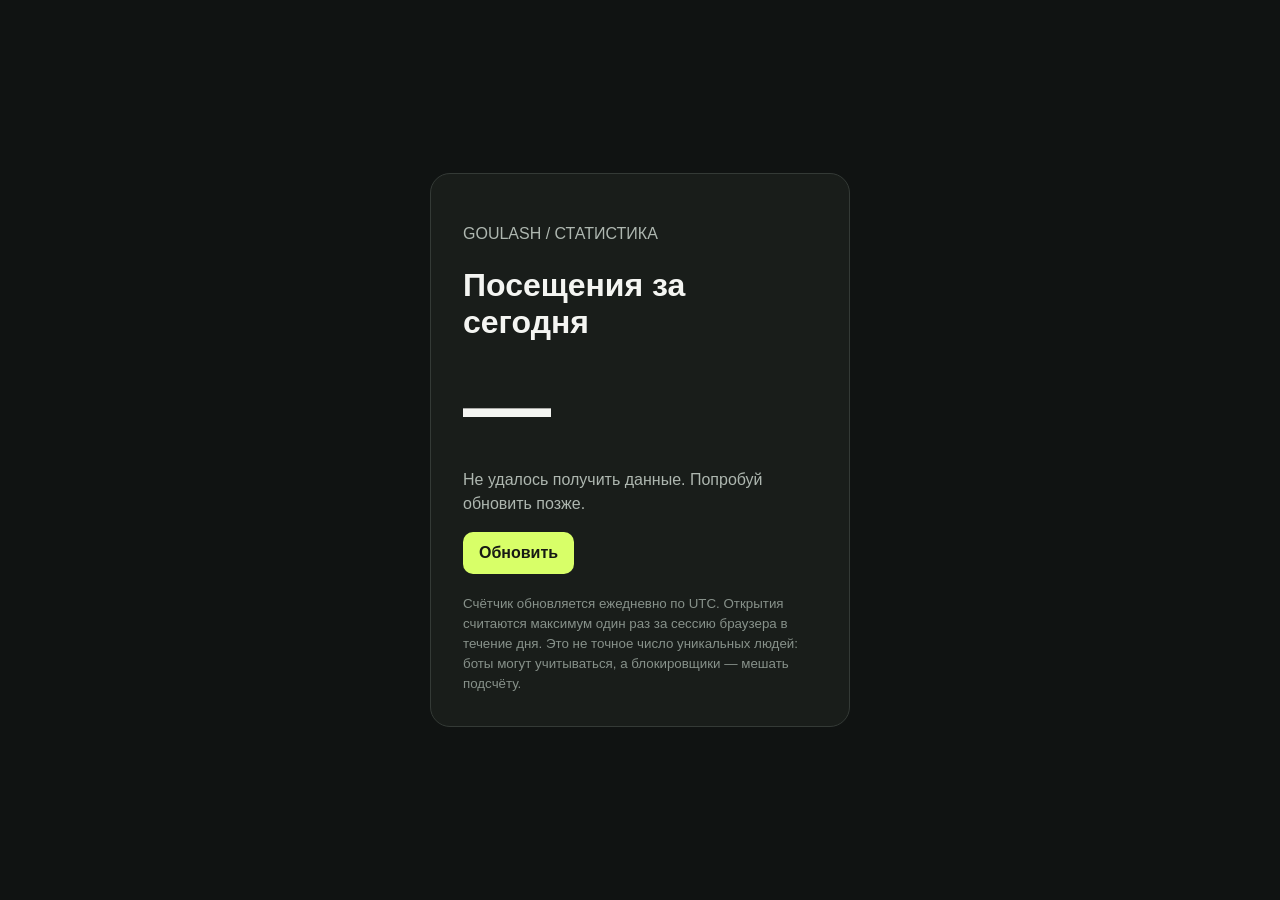
<file: visits.html>
<!doctype html>
<html lang="ru">
<head>
  <meta charset="utf-8">
  <meta name="viewport" content="width=device-width, initial-scale=1">
  <title>Посещения сайта</title>
  <style>
    * { box-sizing: border-box; }
    body { margin: 0; min-height: 100vh; display: grid; place-items: center; padding: 24px; background: #101312; color: #f4f5f2; font-family: Inter, -apple-system, BlinkMacSystemFont, "Segoe UI", sans-serif; }
    main { width: min(100%, 420px); padding: 32px; border: 1px solid #343a36; border-radius: 20px; background: #191d1a; }
    p { color: #aeb7b0; line-height: 1.5; }
    .number { margin: 18px 0; font-size: clamp(56px, 16vw, 88px); line-height: 1; font-weight: 650; letter-spacing: -0.06em; }
    button { border: 0; border-radius: 10px; padding: 12px 16px; background: #d8ff68; color: #171a14; font: inherit; font-weight: 600; cursor: pointer; }
    small { display: block; margin-top: 20px; color: #87918a; line-height: 1.5; }
  </style>
</head>
<body>
  <main>
    <p>GOULASH / СТАТИСТИКА</p>
    <h1>Посещения за сегодня</h1>
    <div class="number" id="count" aria-live="polite">—</div>
    <p id="status">Загружаю счётчик…</p>
    <button id="refresh" type="button">Обновить</button>
    <small>Счётчик обновляется ежедневно по UTC. Открытия считаются максимум один раз за сессию браузера в течение дня. Это не точное число уникальных людей: боты могут учитываться, а блокировщики — мешать подсчёту.</small>
  </main>
  <script>
    const countEl = document.getElementById("count");
    const statusEl = document.getElementById("status");
    const day = new Date().toISOString().slice(0, 10);
    async function loadCount() {
      countEl.textContent = "—";
      statusEl.textContent = "Загружаю счётчик…";
      try {
        const response = await fetch("https://abacus.jasoncameron.dev/get/yulya9-goulash/landing-visits-" + day, { cache: "no-store" });
        if (response.status === 404) {
          countEl.textContent = "0";
          statusEl.textContent = "Пока нет зафиксированных открытий.";
          return;
        }
        if (!response.ok) throw new Error("HTTP " + response.status);
        const data = await response.json();
        if (!Number.isFinite(data.value)) throw new Error("Invalid response");
        countEl.textContent = data.value.toLocaleString("ru-RU");
        statusEl.textContent = "Зафиксированные открытия за " + day + " (UTC).";
      } catch (error) {
        countEl.textContent = "—";
        statusEl.textContent = "Не удалось получить данные. Попробуй обновить позже.";
      }
    }
    document.getElementById("refresh").addEventListener("click", loadCount);
    loadCount();
  </script>
</body>
</html>
</file>
<file: css/tokens.css>
/* ==========================================================================
   Goulash.tech — Design tokens (v2)
   Единственный источник правды по цвету / типографике / сетке.
   ========================================================================== */

/* --- Шрифты (v2-страницы не подключают legacy main.css) -------------------- */

@font-face {
	font-family: "Pixeloid Sans";
	src: url("../assets/fonts/PixeloidSans.ttf") format("truetype");
	font-weight: 400;
	font-style: normal;
	font-display: swap;
}

:root {
	/* --- brand ------------------------------------------------------------ */
	--g-cyan: #00ffff;
	--g-cyan-dark: #00d6d6;
	--g-green: #b1ec52;
	--g-error: #ff2f2f;

	/* --- surface / dark --------------------------------------------------- */
	--g-dark-primary: #222222;
	--g-dark-secondary: #26272c;
	--g-dark-tertiary: #0a2224;
	--g-dark-muted: #424242;
	--g-dark-card: #1b1b1b;
	--g-dark-primary-70: rgba(34, 34, 34, 0.7);

	/* --- surface / light -------------------------------------------------- */
	--g-light-primary: #ffffff;
	--g-light-secondary: #fafafa;
	--g-light-tertiary: #f8f8f8;
	--g-light-subtle: #ececec;
	--g-light-muted: #cdcdcd;

	/* --- text / on dark --------------------------------------------------- */
	--g-od-primary: #ffffff;
	--g-od-secondary: #b6bfc9;
	--g-od-tertiary: #a4a4a4;
	--g-od-disabled: #505050;

	/* --- text / on light -------------------------------------------------- */
	--g-ol-primary: #040406;
	--g-ol-secondary: #424242;
	--g-ol-tertiary: #797979;
	--g-ol-muted: #b3b3b3;

	/* --- border ----------------------------------------------------------- */
	--g-border-dark: #424242;
	--g-border-light: #ececec;
	--g-border-on-light: #ececec;
	--g-border-divider: #797979;
	--g-border-button: #ffffff;
	--g-border-situative: #b3b3b3;

	/* декоративная сетка макета (тонкие линии по краям контейнера и между полосами) */
	--g-line-on-dark: #424242;
	--g-line-on-light: #ECECEC;

	/* --- radius ----------------------------------------------------------- */
	--g-r-xs: 4px;
	--g-r-sm: 8px;
	--g-r-md: 12px;
	--g-r-lg: 16px;
	--g-r-xl: 24px;
	--g-r-2xl: 32px;
	--g-r-pill: 100px;
	--g-r-btn: 8px; /* Figma: Button / Radius 8 */

	/* --- layout ----------------------------------------------------------- */
	--g-container: 1400px;
	--g-gutter: 40px;
	--g-section-py: 120px;
	--g-header-h: 88px;

	/* --- typography ------------------------------------------------------- */
	--g-font: "Onest", "Helvetica Neue", Arial, sans-serif;
	--g-font-pixel: "Pixeloid Sans", "Onest", sans-serif;

	/* заголовки */
	--g-h0-size: 64px;
	--g-h0-lh: 100%;
	--g-h1-size: 48px;
	--g-h1-lh: 110%;
	--g-h2-size: 40px;
	--g-h2-lh: 115%;
	--g-h3-size: 32px;
	--g-h3-lh: 100%;
	--g-h4-size: 28px;
	--g-h4-lh: 125%;
	--g-sh1-size: 20px;
	--g-sh1-lh: 110%;

	/* текст */
	--g-t1-size: 32px;
	--g-t1-lh: 110%;
	--g-t2-size: 20px;
	--g-t2-lh: 135%;
	--g-t3-size: 18px;
	--g-t3-lh: 125%;
	--g-t4-size: 16px;
	--g-t4-lh: 125%;
	--g-t5-size: 14px;
	--g-t5-lh: 125%;
	--g-t6-size: 12px;
	--g-t6-lh: 125%;

	/* кнопки */
	--g-btn-link-size: 14px;
	--g-btn-link-lh: 130%;
	--g-btn-sm-size: 14px;
	--g-btn-md-size: 16px;
	--g-btn-lg-size: 18px;

	/* --- motion ----------------------------------------------------------- */
	--g-ease: cubic-bezier(0.22, 0.61, 0.36, 1);
	--g-dur: 0.2s;
}

/* Планшет */
@media (max-width: 1279px) {
	:root {
		--g-gutter: 32px;
		--g-section-py: 88px;
		--g-container: 1024px;

		--g-h0-size: 52px;
		--g-h1-size: 40px;
		--g-h2-size: 34px;
		--g-h3-size: 28px;
		--g-h4-size: 24px;
		--g-t1-size: 28px;
	}
}

/* Мобильный — значения из макета (typography / mobile) */
@media (max-width: 767px) {
	:root {
		--g-gutter: 16px;
		--g-section-py: 48px;
		/* Figma «Мобилка»: высота шапки 56 */
		--g-header-h: 56px;

		--g-h0-size: 40px;
		--g-h0-lh: 100%;
		--g-h1-size: 28px;
		--g-h1-lh: 125%;
		--g-h2-size: 28px;
		--g-h2-lh: 115%;
		--g-h3-size: 20px;
		--g-h3-lh: 120%;
		--g-h4-size: 20px;
		--g-sh1-size: 18px;

		--g-t1-size: 24px;
		--g-t1-lh: 110%;
		--g-t2-size: 18px;
		--g-t2-lh: 135%;
		--g-t3-size: 16px;
		--g-t4-size: 14px;
		--g-t5-size: 12px;
		--g-t5-lh: 130%;
		--g-t6-size: 12px;
	}
}

/* ==========================================================================
   Локальный reset — действует только внутри v2-страниц (.g2)
   ========================================================================== */

.g2 *,
.g2 *::before,
.g2 *::after {
	box-sizing: border-box;
}

.g2 {
	font-family: var(--g-font);
	font-size: var(--g-t4-size);
	line-height: var(--g-t4-lh);
	font-weight: 400;
	color: var(--g-ol-primary);
	background: var(--g-light-primary);
	-webkit-font-smoothing: antialiased;
	-moz-osx-font-smoothing: grayscale;
}

/* ВАЖНО: reset обёрнут в :where() — он даёт нулевую специфичность.
   Без этого `.g2 button` (0,1,1) перебивал классы компонентов (0,1,0):
   у .g2-btn пропадали отступы, а `.g2 a { color: inherit }` красил
   текст белой кнопки в белый. */

:where(
		.g2 h1,
		.g2 h2,
		.g2 h3,
		.g2 h4,
		.g2 h5,
		.g2 h6,
		.g2 p,
		.g2 figure,
		.g2 blockquote,
		.g2 ul,
		.g2 ol,
		.g2 dl
	) {
	margin: 0;
	padding: 0;
}

:where(.g2 ul, .g2 ol) {
	list-style: none;
}

:where(.g2 img, .g2 svg, .g2 picture, .g2 video) {
	display: block;
	max-width: 100%;
}

:where(.g2 img) {
	height: auto;
}

:where(.g2 a) {
	color: inherit;
	text-decoration: none;
}

:where(.g2 button, .g2 input, .g2 textarea, .g2 select) {
	font: inherit;
	color: inherit;
}

:where(.g2 button) {
	background: none;
	border: 0;
	padding: 0;
	cursor: pointer;
}

.g2 :focus-visible:not(.g2-input):not(.g2-textarea):not(.wpcf7-text):not(.wpcf7-tel):not(.wpcf7-number):not(.wpcf7-email) {
	outline: 2px solid var(--g-cyan);
	outline-offset: 3px;
	border-radius: var(--g-r-xs);
}

/* ==========================================================================
   Типографические утилиты (соответствуют макету typography)
   ========================================================================== */

.g2-h0 {
	font-size: var(--g-h0-size);
	line-height: var(--g-h0-lh);
	font-weight: 400;
}
.g2-h1 {
	font-size: var(--g-h1-size);
	line-height: var(--g-h1-lh);
	font-weight: 400;
}
.g2-h2 {
	font-size: var(--g-h2-size);
	line-height: var(--g-h2-lh);
	font-weight: 400;
	letter-spacing: -0.01em;
}
.g2-h3 {
	font-size: var(--g-h3-size);
	line-height: var(--g-h3-lh);
	font-weight: 400;
}
.g2-h4 {
	font-size: var(--g-h4-size);
	line-height: var(--g-h4-lh);
	font-weight: 400;
}
.g2-sh1 {
	font-size: var(--g-sh1-size);
	line-height: var(--g-sh1-lh);
	font-weight: 400;
}

.g2-t1 {
	font-size: var(--g-t1-size);
	line-height: var(--g-t1-lh);
	font-weight: 700;
}
.g2-t2 {
	font-size: var(--g-t2-size);
	line-height: var(--g-t2-lh);
}
.g2-t3 {
	font-size: var(--g-t3-size);
	line-height: var(--g-t3-lh);
}
.g2-t4 {
	font-size: var(--g-t4-size);
	line-height: var(--g-t4-lh);
}
.g2-t5 {
	font-size: var(--g-t5-size);
	line-height: var(--g-t5-lh);
}
.g2-t6 {
	font-size: var(--g-t6-size);
	line-height: var(--g-t6-lh);
}

/* цветовые утилиты */
.g2-c-cyan {
	color: var(--g-cyan);
}
.g2-c-green {
	color: var(--g-green);
}
.g2-c-od-2 {
	color: var(--g-od-secondary);
}
.g2-c-od-3 {
	color: var(--g-od-tertiary);
}
.g2-c-ol-2 {
	color: var(--g-ol-secondary);
}
.g2-c-ol-3 {
	color: var(--g-ol-tertiary);
}
</file>
<file: css/ui-kit.css>
/* ==========================================================================
   Goulash.tech — UI kit (v2)
   Переиспользуемые компоненты. Зависит от tokens.css.
   ========================================================================== */

/* --------------------------------------------------------------------------
   Layout primitives
   -------------------------------------------------------------------------- */

.g2-container {
	width: 100%;
	max-width: calc(var(--g-container) + var(--g-gutter) * 2);
	margin-inline: auto;
	padding-inline: var(--g-gutter);
}

.g2-section {
	position: relative;
	padding-block: var(--g-section-py);
	background: var(--g-light-primary);
	color: var(--g-ol-primary);
}

.g2-section--tight {
	padding-block: calc(var(--g-section-py) * 0.6);
}

.g2-section--dark {
	background: var(--g-dark-primary);
	color: var(--g-od-primary);
}

.g2-section--soft {
	background: var(--g-light-tertiary);
}

/* Секция сама не задаёт вертикальные отступы — их держат внутренние полосы */
.g2-section--flush {
	padding-block: 0;
}

/* Обрезает содержимое, которое специально выходит за края (линии во всю ширину) */
.g2-section--clip {
	overflow: hidden;
}

/* --------------------------------------------------------------------------
   Декоративная сетка макета
   Вертикальные линии по краям контейнера + горизонтальные между полосами.
   -------------------------------------------------------------------------- */

.g2-gridlines {
	position: absolute;
	inset: 0;
	z-index: 0;
	pointer-events: none;
	overflow: hidden;
}

/* Контент всегда над декоративной сеткой */
.g2-section .g2-container,
.g2-band .g2-container,
.g2-logostrip .g2-container,
.g2-showreel .g2-container {
	position: relative;
	z-index: 1;
}

.g2-gridlines::before {
	content: "";
	position: absolute;
	top: 0;
	bottom: 0;
	left: 50%;
	transform: translateX(-50%);
	width: min(var(--g-container), 100% - var(--g-gutter) * 2);
	border-left: 1px solid var(--g-line-on-light);
	border-right: 1px solid var(--g-line-on-light);
}

.g2-section--dark .g2-gridlines::before {
	border-color: var(--g-line-on-dark);
}

/* Внутренние колонки сетки (4 колонки — как в тёмной секции макета) */
.g2-gridlines--cols::before {
	background-image: repeating-linear-gradient(
		to right,
		var(--g-line-on-light) 0 1px,
		transparent 1px 25%
	);
}

.g2-section--dark .g2-gridlines--cols::before {
	background-image: repeating-linear-gradient(
		to right,
		var(--g-line-on-dark) 0 1px,
		transparent 1px 25%
	);
}

/* Горизонтальные линии по верхней и нижней границе секции */
.g2-gridlines--edges::after {
	content: "";
	position: absolute;
	inset: 0;
	border-top: 1px solid var(--g-line-on-light);
	border-bottom: 1px solid var(--g-line-on-light);
}

.g2-section--dark .g2-gridlines--edges::after {
	border-color: var(--g-line-on-dark);
}

/* Полоса внутри секции: собственные отступы + разделитель во всю ширину */
.g2-band {
	position: relative;
	padding-block: 64px;
	border-bottom: 1px solid var(--g-line-on-light);
}

.g2-section--dark .g2-band {
	border-bottom-color: var(--g-line-on-dark);
}

.g2-band:first-child {
	border-top: 1px solid var(--g-line-on-light);
}

.g2-section--dark .g2-band:first-child {
	border-top-color: var(--g-line-on-dark);
}

@media (max-width: 767px) {
	.g2-band {
		padding-block: 48px;
	}
	.g2-gridlines {
		display: none;
	}
	/* На мобилке стык секций — одна линия, двойную не показываем (см. макет) */
	.g2-rule {
		display: none;
	}
}

/* Двойная линия на стыке секций: полоса 12px, снизу — вторая линия (см. макет) */
.g2-rule {
	position: relative;
	z-index: 1;
	height: 12px;
	/* перекрывает вертикальные линии сетки — в зазоре они не нужны */
	background-color: inherit;
	border-bottom: 1px solid var(--g-line-on-light);
}

.g2-section--dark .g2-rule {
	border-bottom-color: var(--g-line-on-dark);
}

/* Заголовок секции: вертикальная градиентная планка слева (см. макет) */
.g2-section-head {
	display: flex;
	flex-direction: column;
	gap: 12px;
	margin-bottom: 40px;
}

.g2-section-head--bar {
	padding-left: 40px;
	border-left: 2px solid var(--g-cyan);
}

.g2-section-head__sub {
	color: var(--g-ol-tertiary);
	max-width: 62ch;
}

.g2-section--dark .g2-section-head__sub {
	color: var(--g-od-secondary);
}

@media (max-width: 767px) {
	.g2-section-head {
		margin-bottom: 32px;
	}
	.g2-section-head--bar {
		padding-left: 14px;
		border-left-width: 3px;
	}
}

/* Метка-рубрика с квадратным маркером */
.g2-eyebrow {
	display: inline-flex;
	align-items: center;
	gap: 8px;
	font-size: var(--g-t6-size);
	line-height: var(--g-t6-lh);
	letter-spacing: 0.08em;
	text-transform: uppercase;
	color: var(--g-od-tertiary);
}

.g2-eyebrow::before {
	content: "";
	width: 8px;
	height: 8px;
	background: var(--g-cyan);
	flex: none;
}

.g2-eyebrow--on-light {
	color: var(--g-ol-tertiary);
}

/* Вариант с вертикальной чертой вместо квадрата (карьерный блок в макете) */
.g2-eyebrow--line {
	text-transform: none;
	letter-spacing: 0;
	font-size: var(--g-t4-size);
	line-height: var(--g-t4-lh);
	color: var(--g-od-primary);
	gap: 10px;
}

.g2-eyebrow--line::before {
	width: 2px;
	height: 1.2em;
}

/* --------------------------------------------------------------------------
   Buttons
   -------------------------------------------------------------------------- */

.g2-btn {
	display: inline-flex;
	align-items: center;
	justify-content: center;
	gap: 4px; /* Figma: Button / Gap 4 */
	font-family: var(--g-font);
	font-weight: 500;
	white-space: nowrap;
	border: 1px solid transparent;
	border-radius: var(--g-r-btn);
	cursor: pointer;
	text-align: center;
	transition: background-color var(--g-dur) var(--g-ease),
		border-color var(--g-dur) var(--g-ease), color var(--g-dur) var(--g-ease),
		opacity var(--g-dur) var(--g-ease);
}

.g2-btn__icon {
	flex: none;
	width: 1em;
	height: 1em;
	transition: transform var(--g-dur) var(--g-ease), color var(--g-dur) var(--g-ease);
}

.g2-btn:hover .g2-btn__icon {
	transform: translateX(3px);
}

/* --- размеры (S/M/L/XL, паддинги из Figma dev mode) --- */
/* Figma: size S — padding 8 / 16, height hug 34, line-height 100% */
.g2-btn--sm {
	font-size: var(--g-btn-sm-size);
	line-height: 100%;
	padding: 8px 16px;
	min-height: 34px;
}
/* Figma: size M — padding 12 / 32, height hug 42 */
.g2-btn--md {
	font-size: var(--g-btn-md-size);
	padding: 12px 32px;
	min-height: 42px;
}
.g2-btn--lg {
	font-size: var(--g-btn-lg-size);
	padding: 15px 40px;
	min-height: 52px;
}
.g2-btn--xl {
	font-size: var(--g-btn-lg-size);
	padding: 19px 44px;
	min-height: 60px;
}

.g2-btn--block {
	display: flex;
	width: 100%;
}

/* --- вариант: светлая (белая) --- */
.g2-btn--light {
	background: var(--g-light-primary);
	color: var(--g-ol-primary);
	border-color: var(--g-light-primary);
}
.g2-btn--light:hover {
	background: var(--g-light-subtle);
	border-color: var(--g-light-subtle);
}
.g2-btn--light:active {
	background: var(--g-light-muted);
	border-color: var(--g-light-muted);
}

/* --- вариант: тёмная --- */
.g2-btn--dark {
	background: var(--g-dark-primary);
	color: var(--g-od-primary);
	border-color: var(--g-dark-primary);
}
.g2-btn--dark:hover {
	background: var(--g-dark-secondary);
	border-color: var(--g-dark-secondary);
}
.g2-btn--dark:hover .g2-btn__icon {
	color: var(--g-cyan);
}
.g2-btn--dark:active {
	background: #000;
	border-color: #000;
}

/* --- вариант: обводка на светлом --- */
.g2-btn--outline {
	background: transparent;
	color: var(--g-ol-primary);
	border-color: var(--g-border-situative);
}
.g2-btn--outline:hover {
	background: var(--g-light-tertiary);
	border-color: var(--g-ol-primary);
}
.g2-btn--outline:active {
	background: var(--g-light-subtle);
}

/* --- вариант: обводка на тёмном --- */
.g2-btn--outline-dark {
	background: transparent;
	color: var(--g-od-primary);
	border-color: var(--g-border-dark);
}
.g2-btn--outline-dark:hover {
	background: var(--g-dark-secondary);
	border-color: var(--g-od-primary);
}
.g2-btn--outline-dark:hover .g2-btn__icon {
	color: var(--g-cyan);
}
.g2-btn--outline-dark:active {
	background: var(--g-dark-card);
}

/* --- вариант: акцент --- */
.g2-btn--cyan {
	background: var(--g-cyan);
	color: var(--g-ol-primary);
	border-color: var(--g-cyan);
}
.g2-btn--cyan:hover {
	background: var(--g-cyan-dark);
	border-color: var(--g-cyan-dark);
}

/* --- disabled --- */
.g2-btn:disabled,
.g2-btn.is-disabled,
.g2-btn[aria-disabled="true"] {
	pointer-events: none;
	cursor: default;
	background: var(--g-light-tertiary);
	border-color: var(--g-light-subtle);
	color: var(--g-ol-muted);
}

.g2-btn--dark:disabled,
.g2-btn--outline-dark:disabled,
.g2-btn--dark.is-disabled,
.g2-btn--outline-dark.is-disabled {
	background: var(--g-dark-card);
	border-color: var(--g-dark-muted);
	color: var(--g-od-disabled);
}

/* --------------------------------------------------------------------------
   Icon button (стрелки слайдера, плюс/крестик)
   -------------------------------------------------------------------------- */

.g2-iconbtn {
	display: inline-flex;
	align-items: center;
	justify-content: center;
	width: 44px;
	height: 44px;
	flex: none;
	border: 1px solid var(--g-border-light);
	border-radius: var(--g-r-btn);
	color: var(--g-ol-secondary);
	background: var(--g-light-primary);
	transition: background-color var(--g-dur) var(--g-ease),
		border-color var(--g-dur) var(--g-ease), color var(--g-dur) var(--g-ease);
}
.g2-iconbtn:hover {
	background: var(--g-light-tertiary);
	border-color: var(--g-border-situative);
	color: var(--g-ol-primary);
}
.g2-iconbtn:active {
	background: var(--g-light-subtle);
}
.g2-iconbtn:disabled {
	pointer-events: none;
	color: var(--g-ol-muted);
	border-color: var(--g-light-subtle);
}
.g2-iconbtn svg {
	width: 20px;
	height: 20px;
}

.g2-iconbtn--dark {
	background: transparent;
	border-color: var(--g-border-dark);
	color: var(--g-od-secondary);
}
.g2-iconbtn--dark:hover {
	background: var(--g-dark-secondary);
	border-color: var(--g-od-tertiary);
	color: var(--g-od-primary);
}

/* Плоская иконка-кнопка без рамки (плюс / крестик в аккордеоне) */
.g2-iconbtn--plain {
	border-color: transparent;
	background: transparent;
	width: 32px;
	height: 32px;
	color: var(--g-ol-tertiary);
}
.g2-iconbtn--plain:hover {
	background: transparent;
	border-color: transparent;
	color: var(--g-ol-primary);
}

/* --------------------------------------------------------------------------
   Social buttons
   -------------------------------------------------------------------------- */

.g2-socials {
	display: flex;
	align-items: center;
	gap: 12px;
}

.g2-social {
	display: inline-flex;
	align-items: center;
	justify-content: center;
	width: 48px;
	height: 48px;
	flex: none;
	border-radius: 50%;
	background: var(--g-dark-muted);
	color: var(--g-od-primary);
	transition: background-color var(--g-dur) var(--g-ease), color var(--g-dur) var(--g-ease);
}
.g2-social:hover {
	background: var(--g-ol-tertiary);
}
.g2-social svg {
	width: 20px;
	height: 20px;
}

/* --------------------------------------------------------------------------
   Nav link
   -------------------------------------------------------------------------- */

.g2-navlink {
	font-size: var(--g-btn-link-size);
	line-height: var(--g-btn-link-lh);
	color: var(--g-od-secondary);
	transition: color var(--g-dur) var(--g-ease);
}
.g2-navlink:hover {
	color: var(--g-od-tertiary);
}
.g2-navlink.is-active,
.g2-navlink:active {
	color: var(--g-od-primary);
}

.g2-navlink--on-light {
	color: var(--g-ol-tertiary);
}
.g2-navlink--on-light:hover {
	color: var(--g-ol-secondary);
}
.g2-navlink--on-light.is-active {
	color: var(--g-ol-primary);
}

/* --------------------------------------------------------------------------
   Logo
   -------------------------------------------------------------------------- */

.g2-logo {
	display: inline-flex;
	align-items: center;
	gap: 10px;
	flex: none;
	color: var(--g-od-primary);
}

.g2-logo__mark {
	width: 32px;
	height: 32px;
	flex: none;
	border-radius: var(--g-r-sm);
}

.g2-logo__text {
	font-size: 24px;
	line-height: 1;
	font-weight: 500;
	letter-spacing: -0.01em;
	white-space: nowrap;
}

/* Компактная (двухстрочная) версия — мобильный хедер и футер */
.g2-logo--stack .g2-logo__text {
	font-size: 15px;
	line-height: 1.15;
	white-space: normal;
	max-width: 6ch;
}

.g2-logo--on-light {
	color: var(--g-ol-primary);
}

/* --------------------------------------------------------------------------
   Burger
   -------------------------------------------------------------------------- */

.g2-burger {
	display: none;
	width: 44px;
	height: 44px;
	align-items: center;
	justify-content: center;
	color: var(--g-od-primary);
	flex: none;
}
/* Иконки из макета нарисованы в сетке 32×32 (сам глиф — 24px внутри) */
.g2-burger svg {
	width: 32px;
	height: 32px;
}
.g2-burger__close {
	display: none;
}
.g2-burger.is-open .g2-burger__open {
	display: none;
}
.g2-burger.is-open .g2-burger__close {
	display: block;
}

/* --------------------------------------------------------------------------
   Input / form field
   -------------------------------------------------------------------------- */

.g2-field {
	display: block;
	position: relative;
}

input[type="hidden"].g2-input {
	display: none;
}

.g2-input,
.g2-textarea {
	display: block;
	width: 100%;
	min-height: 52px;
	padding: 14px 20px;
	background: var(--g-dark-card);
	color: var(--g-od-primary);
	border: 1px solid var(--g-border-situative);
	border-radius: 12px;
	font-size: var(--g-t4-size);
	line-height: var(--g-t4-lh);
	transition: border-color var(--g-dur) var(--g-ease);
	-webkit-appearance: none;
	appearance: none;
}

.g2-textarea {
	min-height: 120px;
	resize: vertical;
}

.g2-input::placeholder,
.g2-textarea::placeholder {
	color: var(--g-ol-tertiary);
}

.g2-input:hover,
.g2-textarea:hover {
	border-color: var(--g-border-situative);
}

.g2-input:focus,
.g2-input:focus-visible,
.g2-textarea:focus,
.g2-textarea:focus-visible {
	outline: none;
	border-color: var(--g-border-on-light);
	border-radius: 12px;
	background: var(--g-dark-card);
}

.g2-input.is-error,
.g2-textarea.is-error,
.g2-field.is-error .g2-input {
	border-color: var(--g-error);
}

.g2-input:disabled {
	color: var(--g-od-disabled);
	pointer-events: none;
}

.g2-field__error {
	display: block;
	margin-top: 6px;
	font-size: var(--g-t6-size);
	line-height: var(--g-t6-lh);
	color: var(--g-error);
}

/* Светлый вариант поля */
.g2-input--light {
	background: var(--g-light-tertiary);
	color: var(--g-ol-primary);
	border-color: var(--g-border-light);
}
.g2-input--light::placeholder {
	color: var(--g-ol-muted);
}
.g2-input--light:focus {
	background: var(--g-light-primary);
	border-color: var(--g-border-situative);
}

/* --------------------------------------------------------------------------
   Checkbox
   -------------------------------------------------------------------------- */

.g2-check {
	display: flex;
	align-items: flex-start;
	gap: 12px;
	cursor: pointer;
	font-size: var(--g-t6-size);
	line-height: 135%;
	color: var(--g-od-tertiary);
}

.g2-check__input {
	position: absolute;
	opacity: 0;
	width: 0;
	height: 0;
}

.g2-check__box {
	position: relative;
	width: 20px;
	height: 20px;
	flex: none;
	margin-top: 1px;
	border: 1px solid var(--g-border-situative);
	border-radius: var(--g-r-xs);
	background: transparent;
	transition: background-color var(--g-dur) var(--g-ease),
		border-color var(--g-dur) var(--g-ease);
}

.g2-check__box::after {
	content: "";
	position: absolute;
	inset: 0;
	background: url("data:image/svg+xml,%3Csvg xmlns='http://www.w3.org/2000/svg' viewBox='0 0 20 20'%3E%3Cpath d='M5 10.5l3.2 3.2L15 7' fill='none' stroke='%23040406' stroke-width='2' stroke-linecap='round' stroke-linejoin='round'/%3E%3C/svg%3E")
		center / 16px 16px no-repeat;
	opacity: 0;
	transition: opacity var(--g-dur) var(--g-ease);
}

.g2-check:hover .g2-check__box {
	border-color: var(--g-cyan);
}

.g2-check__input:checked + .g2-check__box {
	background: var(--g-cyan);
	border-color: var(--g-cyan);
}

.g2-check__input:checked + .g2-check__box::after {
	opacity: 1;
}

.g2-check__input:focus-visible + .g2-check__box {
	outline: 2px solid var(--g-cyan);
	outline-offset: 2px;
}

.g2-check__input:disabled + .g2-check__box {
	background: var(--g-dark-muted);
	border-color: var(--g-dark-muted);
}

.g2-check.is-error .g2-check__box {
	border-color: var(--g-error);
}

.g2-check a {
	color: var(--g-cyan);
	text-decoration: underline;
	text-underline-offset: 2px;
}

.g2-check--on-light {
	color: var(--g-ol-tertiary);
}
.g2-check--on-light a {
	color: var(--g-ol-secondary);
}

/* --------------------------------------------------------------------------
   Card
   -------------------------------------------------------------------------- */

.g2-card {
	display: flex;
	flex-direction: column;
	padding: 32px;
	border-radius: var(--g-r-xl);
	background: var(--g-dark-card);
	color: var(--g-od-primary);
}

.g2-card--light {
	background: var(--g-light-tertiary);
	color: var(--g-ol-primary);
	border: 1px solid var(--g-border-light);
}

.g2-card--cyan {
	background: var(--g-cyan);
	color: var(--g-ol-primary);
}

.g2-card__label {
	font-size: var(--g-t5-size);
	line-height: var(--g-t5-lh);
	color: var(--g-od-tertiary);
	margin-bottom: 20px;
}

.g2-card--light .g2-card__label,
.g2-card--cyan .g2-card__label {
	color: var(--g-ol-secondary);
}

.g2-card__value {
	font-size: var(--g-h1-size);
	line-height: 100%;
	letter-spacing: -0.02em;
}

.g2-card__caption {
	font-size: var(--g-t2-size);
	line-height: var(--g-t2-lh);
	margin-top: 4px;
}

.g2-card__divider {
	height: 1px;
	background: var(--g-border-situative);
	margin: 24px 0;
	border: 0;
}

.g2-card--light .g2-card__divider {
	background: var(--g-border-light);
}

.g2-card__list {
	display: flex;
	flex-direction: column;
	gap: 10px;
	font-size: var(--g-t5-size);
	line-height: 135%;
	color: var(--g-od-tertiary);
}

.g2-card__list li {
	display: flex;
	gap: 8px;
}

.g2-card__list li::before {
	content: "—";
	flex: none;
	color: var(--g-od-tertiary);
}

.g2-card--light .g2-card__list {
	color: var(--g-ol-secondary);
}

@media (max-width: 767px) {
	.g2-card {
		padding: 20px;
		border-radius: var(--g-r-lg);
	}
	.g2-card__label {
		margin-bottom: 12px;
	}
}

/* --------------------------------------------------------------------------
   Accordion (FAQ)
   -------------------------------------------------------------------------- */

.g2-accordion {
	border-top: 1px solid var(--g-border-light);
}

.g2-accordion__item {
	border-bottom: 1px solid var(--g-border-light);
}

.g2-accordion__head {
	display: flex;
	align-items: center;
	justify-content: space-between;
	gap: 24px;
	width: 100%;
	/* Отступ справа — чтобы «плюс» не упирался в линию сетки контейнера.
	   Разделитель при этом остаётся на всю ширину: он лежит на .g2-accordion__item. */
	padding: 22px 32px 22px 0;
	text-align: left;
	font-size: var(--g-t4-size);
	line-height: var(--g-t4-lh);
	color: var(--g-ol-primary);
	transition: color var(--g-dur) var(--g-ease);
}

.g2-accordion__head:hover {
	color: var(--g-ol-secondary);
}

.g2-accordion__head:hover .g2-accordion__sign {
	color: var(--g-ol-secondary);
}

.g2-accordion__sign {
	position: relative;
	width: 16px;
	height: 16px;
	flex: none;
	color: var(--g-ol-muted);
	transition: color var(--g-dur) var(--g-ease);
}

.g2-accordion__sign::before,
.g2-accordion__sign::after {
	content: "";
	position: absolute;
	inset: 0;
	margin: auto;
	background: currentColor;
	transition: transform var(--g-dur) var(--g-ease), opacity var(--g-dur) var(--g-ease);
}
.g2-accordion__sign::before {
	width: 16px;
	height: 1px;
}
.g2-accordion__sign::after {
	width: 1px;
	height: 16px;
}

.g2-accordion__item.is-open .g2-accordion__sign::after {
	transform: rotate(90deg);
	opacity: 0;
}

.g2-accordion__body {
	display: grid;
	grid-template-rows: 0fr;
	transition: grid-template-rows 0.25s var(--g-ease);
}

.g2-accordion__item.is-open .g2-accordion__body {
	grid-template-rows: 1fr;
}

.g2-accordion__body > div {
	overflow: hidden;
}

.g2-accordion__text {
	padding: 0 32px 24px 0;
	max-width: 80ch;
	color: var(--g-ol-tertiary);
	font-size: var(--g-t4-size);
	line-height: 145%;
}

@media (max-width: 767px) {
	.g2-accordion__head {
		padding: 18px 4px 18px 0;
		gap: 16px;
	}
	.g2-accordion__text {
		padding-right: 4px;
	}
}

/* --------------------------------------------------------------------------
   Tag / pill
   -------------------------------------------------------------------------- */

.g2-tag {
	display: inline-flex;
	align-items: center;
	gap: 8px;
	padding: 8px 16px;
	border-radius: var(--g-r-pill);
	border: 1px solid var(--g-border-dark);
	font-size: var(--g-t5-size);
	line-height: 1;
	color: var(--g-od-secondary);
}

.g2-tag--on-light {
	border-color: var(--g-border-light);
	color: var(--g-ol-secondary);
}

/* --------------------------------------------------------------------------
   Скроллер (горизонтальные ленты карточек до появления слайдера)
   -------------------------------------------------------------------------- */

.g2-scroller {
	display: flex;
	gap: 20px;
	overflow-x: auto;
	scroll-snap-type: x mandatory;
	-webkit-overflow-scrolling: touch;
	scrollbar-width: none;
}
.g2-scroller::-webkit-scrollbar {
	display: none;
}
.g2-scroller > * {
	scroll-snap-align: start;
	flex: none;
}

/* --------------------------------------------------------------------------
   Доступность
   -------------------------------------------------------------------------- */

.g2 .screen-reader-text {
	position: absolute !important;
	width: 1px;
	height: 1px;
	margin: -1px;
	padding: 0;
	overflow: hidden;
	clip: rect(0 0 0 0);
	clip-path: inset(50%);
	white-space: nowrap;
	border: 0;
}

/* --------------------------------------------------------------------------
   Утилиты видимости
   -------------------------------------------------------------------------- */

/* Утилиты только ПРЯЧУТ элемент и никогда не назначают display —
   иначе они затирают собственный display компонента (inline-flex у логотипа). */

@media (min-width: 768px) {
	.g2-only-mobile {
		display: none;
	}
}

@media (max-width: 767px) {
	.g2-only-desktop {
		display: none;
	}
}
</file>
<file: css/header.css>
/* ==========================================================================
   Goulash.tech — Шапка (v2), подключается на всех страницах
   Зависит от tokens.css + ui-kit.css
   ========================================================================== */

.g2-skip {
	position: absolute;
	left: -9999px;
	top: 0;
	z-index: 200;
	padding: 12px 20px;
	background: var(--g-cyan);
	color: var(--g-ol-primary);
	border-radius: 0 0 var(--g-r-sm) 0;
}
.g2-skip:focus {
	left: 0;
}

/* --------------------------------------------------------------------------
   Header
   -------------------------------------------------------------------------- */

.g2-header {
	position: sticky;
	top: 0;
	z-index: 90;
	background: rgba(34, 34, 34, 0.7);
	color: var(--g-od-primary);
	/* Figma: Borders — 1px, bottom side, border/on-dark */
	border-bottom: 1px solid var(--g-line-on-dark);
	transition: background-color var(--g-dur) var(--g-ease);
}

/* Пока не скроллим — шапка прозрачная, чтобы светофор из геро был виден
   за ней (см. макет). Высота, бордер и содержимое не меняются. */
/*.g2-header:not(.is-stuck) {*/
/*	background: transparent;*/
/*}*/

.g2-header.is-stuck {
	background: var(--g-dark-primary-70);
	backdrop-filter: blur(14px);
	-webkit-backdrop-filter: blur(14px);
}

/* На legacy-страницах (без .g2 на body) вверху страницы подложка сплошная —
   полупрозрачная поверх светлого фона давала серую полосу.
   При скролле (.is-stuck) — как на главной: полупрозрачная с блюром. */
body:not(.g2) .g2-header:not(.is-stuck) {
	background: var(--g-dark-primary);
}

.g2-header__inner {
	display: flex;
	align-items: center;
	gap: 32px;
	min-height: var(--g-header-h);
}

.g2-header__logo {
	padding-left: 12px;
}

.g2-header__nav {
	display: flex;
	align-items: center;
	gap: 32px;
	margin-inline: auto;
}

.g2-header__actions {
	display: flex;
	align-items: center;
	gap: 12px;
	margin-left: auto;
	padding-right: 12px;
}

/* Полный / компактный логотип переключаются собственным брейкпоинтом хедера
   (1024px), а не общими утилитами видимости — у них порог 768px. */
.g2-header__logo--compact {
	display: none;
}

@media (max-width: 1023px) {
	.g2-burger {
		display: inline-flex;
	}
	/* Figma: между кнопкой и бургером 20 */
	.g2-header__actions {
		gap: 20px;
	}
	.g2-header__nav {
		display: none;
	}
	.g2-header__logo--full {
		display: none;
	}
	.g2-header__logo--compact {
		display: inline-flex;
	}
	.g2-header__inner {
		gap: 16px;
	}
}

@media (min-width: 1024px) {
	.g2-header__actions {
		margin-left: 0;
	}
}

@media (max-width: 768px) {
	.g2-header {
		position: fixed;
		top: 0;
		left: 0;
		right: 0;
		z-index: 100;
	}

	/* На legacy-страницах (без .g2 на body) контент не учитывает
	   фиксированную шапку сам — компенсируем отступом. */
	body:not(.g2) {
		padding-top: var(--g-header-h);
	}

	html.g2-menu-open .g2-header {
		background: var(--g-dark-primary);
		backdrop-filter: none;
		-webkit-backdrop-filter: none;
		border-bottom-color: transparent;
	}

	.g2-menu {
		z-index: 99;
	}

	.g2-header__actions {
		padding-right: 0;
	}
	.g2-header__logo {
		padding-left: 0;
	}
}

/* --------------------------------------------------------------------------
   Мобильное меню
   -------------------------------------------------------------------------- */

.g2-menu {
	position: fixed;
	inset: var(--g-header-h) 0 0 0;
	z-index: 89;
	display: flex;
	flex-direction: column;
	justify-content: space-between;
	gap: 32px;
	padding: 32px var(--g-gutter) 40px;
	background: var(--g-dark-primary);
	color: var(--g-od-primary);
	overflow-y: auto;
}

.g2-menu[hidden] {
	display: none;
}

.g2-menu__nav {
	display: flex;
	flex-direction: column;
	gap: 4px;
}

.g2-menu__link {
	padding: 14px 0;
	font-size: var(--g-t2-size);
	line-height: var(--g-t2-lh);
	color: var(--g-od-primary);
	border-bottom: 1px solid rgba(255, 255, 255, 0.06);
}

.g2-menu__link:active {
	color: var(--g-cyan);
}

html.g2-menu-open {
	overflow: hidden;
}

/* --------------------------------------------------------------------------
   Админ-бар WordPress (32px, на ≤782px — 46px): sticky/fixed-шапка и меню
   должны стоять под ним, а не под ним прятаться.
   -------------------------------------------------------------------------- */

.admin-bar .g2-header {
	top: 32px;
}

.admin-bar .g2-menu {
	top: calc(var(--g-header-h) + 32px);
}

@media (max-width: 782px) {
	.admin-bar .g2-header {
		top: 46px;
	}

	.admin-bar .g2-menu {
		top: calc(var(--g-header-h) + 46px);
	}
}
</file>
<file: css/home.css>
/* ==========================================================================
   Goulash.tech — Главная v2
   Зависит от tokens.css + ui-kit.css
   ========================================================================== */

/* --------------------------------------------------------------------------
   Служебное
   -------------------------------------------------------------------------- */

.g2-section#product {
	padding-bottom: 132px;
}

.g2-section#guide {
	padding: 12px 0;
	border-top: 1px solid var(--g-line-on-light);
	border-bottom: 1px solid var(--g-line-on-light);
}

/* Заглушка изображения, пока ассет не выгружен */
.g2-imgstub {
	display: flex;
	align-items: center;
	justify-content: center;
	min-height: 160px;
	padding: 24px;
	border-radius: var(--g-r-lg);
	background: repeating-linear-gradient(
		45deg,
		rgba(255, 255, 255, 0.035) 0 10px,
		rgba(255, 255, 255, 0.07) 10px 20px
	);
	border: 1px dashed var(--g-border-dark);
	color: var(--g-od-tertiary);
	text-align: center;
}
.g2-imgstub__label {
	font-size: var(--g-t6-size);
	line-height: 140%;
	max-width: 26ch;
}
.g2-section:not(.g2-section--dark) .g2-imgstub {
	background: repeating-linear-gradient(
		45deg,
		rgba(4, 4, 6, 0.02) 0 10px,
		rgba(4, 4, 6, 0.05) 10px 20px
	);
	border-color: var(--g-border-light);
	color: var(--g-ol-muted);
}

/* Шапка и мобильное меню — css/v2/header.css (общие для всех страниц) */

@media (max-width: 768px) {
	.g2-main {
		overflow-x: clip;
	}

	.g2-section#product {
		padding-bottom: 0;
		overflow: visible;
		position: relative;
		z-index: 2;
	}

	.g2-section#partners {
		padding-block: 0;
	}

	.g2-section#cases {
		padding-top: 80px;
	}

	.g2-section#connect {
		padding-block: 80px;
	}
}

/* --------------------------------------------------------------------------
   Интро: анимация первого экрана при загрузке.
   Светлая шторка «прокатом» уезжает вверх, открывая тёмный герой, следом
   каскадом выезжают тексты, светофор и логотипы клиентов.
   -------------------------------------------------------------------------- */

@keyframes g2-intro-wipe {
	from {
		transform: translateY(0);
	}
	to {
		transform: translateY(-101%);
	}
}

@keyframes g2-intro-rise {
	from {
		opacity: 0;
		transform: translateY(32px);
	}
	to {
		opacity: 1;
		transform: translateY(0);
	}
}

@keyframes g2-intro-drop {
	from {
		opacity: 0;
		transform: translateY(-12px);
	}
	to {
		opacity: 1;
		transform: translateY(0);
	}
}

@keyframes g2-intro-media {
	from {
		opacity: 0;
		transform: translateY(28px) scale(1.03);
	}
	to {
		opacity: 1;
		transform: translateY(0) scale(1);
	}
}

@keyframes g2-intro-fade {
	from {
		opacity: 0;
	}
	to {
		opacity: 1;
	}
}

@media (prefers-reduced-motion: no-preference) {
	/* Шторка: цвет страницы под героем, cyan-кромка по нижнему краю */
	.g2-hero::after {
		content: "";
		position: absolute;
		inset: 0;
		z-index: 5;
		background: var(--g-light-secondary);
		border-bottom: 2px solid var(--g-cyan);
		pointer-events: none;
		animation: g2-intro-wipe 0.9s cubic-bezier(0.65, 0, 0.35, 1) 0.15s both;
	}

	.g2-header {
		animation: g2-intro-drop 0.7s cubic-bezier(0.22, 1, 0.36, 1) 0.85s both;
	}

	.g2-hero .g2-gridlines {
		animation: g2-intro-fade 0.8s ease-out 1.05s both;
	}

	.g2-hero__eyebrow {
		animation: g2-intro-rise 0.8s cubic-bezier(0.22, 1, 0.36, 1) 0.55s both;
	}

	.g2-hero__title {
		animation: g2-intro-rise 0.8s cubic-bezier(0.22, 1, 0.36, 1) 0.67s both;
	}

	.g2-hero__lead {
		animation: g2-intro-rise 0.8s cubic-bezier(0.22, 1, 0.36, 1) 0.79s both;
	}

	.g2-hero__actions {
		animation: g2-intro-rise 0.8s cubic-bezier(0.22, 1, 0.36, 1) 0.91s both;
	}

	.g2-hero__media {
		animation: g2-intro-media 1.1s cubic-bezier(0.22, 1, 0.36, 1) 0.7s both;
	}

	/* Логотипы клиентов — друг за другом, шаг по индексу из разметки */
	.g2-logostrip__item {
		animation: g2-intro-rise 0.7s cubic-bezier(0.22, 1, 0.36, 1) both;
		animation-delay: calc(1.05s + var(--g2-i, 0) * 0.07s);
	}
}

/* --------------------------------------------------------------------------
   Hero
   -------------------------------------------------------------------------- */

/* Секция начинается от верха страницы — шапка лежит поверх неё,
   поэтому светофор уходит под шапку, как в макете */
.g2-hero {
	--g2-hero-pt: calc(var(--g-header-h) + 96px);
	/* Нижнего падинга нет: низ героя занимает полоса логотипов клиентов */
	--g2-hero-pb: 0px;

	position: relative;
	display: flex;
	flex-direction: column;
	/* Фулскрин: герой занимает весь первый экран, контент центрируется
	   в оставшемся месте (svh — чтобы мобильные панели не давали скролл) */
	min-height: 100vh;
	min-height: 100svh;
	overflow: hidden;
	margin-top: calc(var(--g-header-h) * -1);
	background: var(--g-dark-primary);
	color: var(--g-od-primary);
	padding-block: var(--g2-hero-pt) var(--g2-hero-pb);
	border-bottom: 1px solid var(--g-line-on-dark);
}

/* > — чтобы не задеть гридлайны полосы логотипов внутри героя */
.g2-hero > .g2-gridlines {
	margin-top: var(--g-header-h);
}

/* вертикальные линии сетки — тонкие, по краям контейнера */
.g2-hero > .g2-gridlines::before,
.g2-hero .g2-logostrip .g2-gridlines::before {
	border-color: var(--g-line-on-dark);
}

/* Полоса логотипов внутри героя: прижата к низу, отделена линией */
.g2-hero .g2-logostrip {
	margin-top: auto;
	border-top: 1px solid var(--g-line-on-dark);
}

.g2-hero__inner {
	position: relative;
	flex: 1 1 auto;
	display: flex;
	flex-direction: column;
	justify-content: center;
	min-height: 495px;
}

.g2-hero__content {
	margin-left: 16px;
	position: relative;
	z-index: 1;
}

/* Надзаголовок с вертикальной cyan-чертой (см. макет) */
.g2-hero__eyebrow {
	display: flex;
	flex-direction: column;
	margin-bottom: 32px;
	margin-left: -16px;
	padding-left: 10px;
	border-left: 2px solid var(--g-cyan);
	font-size: var(--g-t4-size);
	line-height: var(--g-t4-lh);
	color: var(--g-od-primary);
}

.g2-hero__title {
	max-width: 18ch;
	margin-bottom: 32px;
}

/* «+3 млн ₽» — всегда отдельной строкой, остальной текст переносится по ширине */
.g2-hero__title-accent {
	display: block;
	font-size: 72px;
	line-height: 110%;
}

.g2-hero__sup {
	font-size: 0.45em;
	vertical-align: super;
	color: var(--g-od-tertiary);
}

.g2-hero__lead {
	display: flex;
	flex-direction: column;
	margin-bottom: 48px;
	font-size: var(--g-t2-size);
	line-height: var(--g-t2-lh);
	color: var(--g-od-secondary);
}

.g2-hero__actions {
	display: flex;
	flex-wrap: wrap;
	align-items: center;
	gap: 16px;
}

/* Светофор: Figma 679×810 — прижат к правому краю контейнера и растянут
   на всю высоту секции: от самого верха страницы (под шапкой) до низа героя */
.g2-hero__media {
	position: absolute;
	right: 40px;
	top: calc(var(--g2-hero-pt) * -1);
	bottom: calc(var(--g2-hero-pb) * -1);
	z-index: 0;
	width: 679px;
	max-width: 55%;
	pointer-events: none;
}

.g2-hero__media img {
	display: block;
	width: 100%;
	height: 100%;
	object-fit: cover;
	object-position: center top;
}

.g2-hero__media picture {
	display: block;
	width: 100%;
	height: 100%;
}

.g2-hero__media .g2-imgstub {
	width: 100%;
	height: 100%;
	border-radius: 0;
}

@media (max-width: 1023px) {
	.g2-hero {
		--g2-hero-pt: calc(var(--g-header-h) + 32px);
	}
	.g2-hero__inner {
		gap: 32px;
		min-height: 0;
	}
	.g2-hero__title {
		max-width: none;
	}
	.g2-hero__media {
		position: relative;
		inset: auto;
		order: -1;
		width: auto;
		max-width: none;
		display: flex;
		justify-content: center;
	}
	.g2-hero__media img {
		width: auto;
		height: auto;
		max-width: 100%;
		max-height: 360px;
		object-fit: contain;
	}
	.g2-hero__media .g2-imgstub {
		height: auto;
		min-height: 260px;
	}
}

@media (max-width: 768px) {
	.g2-hero {
		position: static;
		min-height: 0;
		/* Шапка на мобилке fixed и вне потока — отрицательный margin-top
		   с десктопа уводил герой за верхний край экрана */
		margin-top: 0;
		padding-block: 0;
		--g2-hero-pt: 0px;
		background: #040406;
	}
	.g2-hero .g2-logostrip {
		margin-top: 0;
		background: #040406;
	}
	.g2-hero__inner {
		position: relative;
		box-sizing: border-box;
		/* Только svh: dvh меняется при появлении/скрытии панелей браузера,
		   а flex-end тогда «прыгает» заголовком. svh стабилен. */
		min-height: 100vh;
		min-height: 100svh;
		height: 100vh;
		height: 100svh;
		max-height: 100vh;
		max-height: 100svh;
		padding-top: calc(var(--g-header-h) + 16px);
		padding-bottom: 24px;
		justify-content: flex-end;
		overflow: hidden;
	}
	.g2-hero__eyebrow {
		margin-bottom: 16px;
	}
	.g2-hero__title,
	.g2-hero__lead {
		margin-bottom: 24px;
	}
	.g2-hero__actions .g2-btn {
		width: 100%;
	}

	.g2-hero__media {
		position: absolute;
		top: 0;
		right: 0;
		height: 700px;
		width: max-content;
	}

	.g2-hero__media img {
		max-height: none;
	}

	.g2-hero__content,
	.g2-hero__eyebrow {
		margin-left: 0;
	}
}

/* --------------------------------------------------------------------------
   Лента логотипов / интеграций
   -------------------------------------------------------------------------- */

.g2-logostrip {
	position: relative;
	background: var(--g-dark-primary);
	padding-block: 40px;
	overflow: hidden;
}

.g2-logostrip .g2-gridlines::before {
	border-color: var(--g-line-on-dark);
}

.g2-logostrip .g2-container {
	position: relative;
}

/* 2 ряда по 6 логотипов — каждый в своей клетке сетки (см. макет) */
.g2-logostrip__list {
	display: grid;
	grid-template-columns: repeat(6, minmax(0, 1fr));
	gap: 28px 32px;
}

.g2-logostrip__item {
	display: flex;
	align-items: center;
	justify-content: center;
	min-height: 40px;
	color: var(--g-od-disabled);
	transition: color var(--g-dur) var(--g-ease);
}

.g2-logostrip__item:hover {
	color: var(--g-od-secondary);
}

.g2-logostrip__img {
	max-width: 100%;
	max-height: 40px;
	width: auto;
	height: auto;
	object-fit: contain;
}

/* Заглушка вместо логотипа: только название бренда, без рамки */
.g2-imgstub.g2-logostrip__img {
	min-height: 0;
	max-height: none;
	padding: 0;
	border: 0;
	background: none;
	color: inherit;
}

.g2-imgstub.g2-logostrip__img .g2-imgstub__label {
	max-width: none;
	font-size: var(--g-t3-size);
	line-height: 1.1;
	letter-spacing: 0.06em;
	text-transform: uppercase;
	white-space: nowrap;
}

@media (max-width: 1023px) {
	.g2-logostrip__list {
		grid-template-columns: repeat(4, minmax(0, 1fr));
		gap: 24px;
	}
}

@media (max-width: 768px) {
	.g2-logostrip__list {
		grid-template-columns: repeat(3, minmax(0, 1fr));
		gap: 18px 20px;
	}
	.g2-imgstub.g2-logostrip__img .g2-imgstub__label {
		font-size: var(--g-t5-size);
	}
}

/* --------------------------------------------------------------------------
   Видео над «Источники роста выручки»
   -------------------------------------------------------------------------- */

.g2-showreel {
	position: relative;
	padding-top: 48px;
	background: var(--g-light-primary);
}

.g2-showreel .g2-container {
	padding-inline: calc(var(--g-gutter) + 12px);
}

.g2-showreel__frame {
	position: relative;
	overflow: hidden;
	border-radius: var(--g-r-lg);
	background: var(--g-dark-primary);
	isolation: isolate;
	transform: translateZ(0);
}

.g2-showreel__media {
	display: block;
	width: 100%;
	height: auto;
	pointer-events: none;
	user-select: none;
	transform: translateZ(0);
	backface-visibility: hidden;
}

@media (max-width: 768px) {
	.g2-showreel .g2-container {
		padding-inline: var(--g-gutter);
	}

	.g2-showreel__frame {
		border-radius: var(--g-r-md);
	}
}

/* --------------------------------------------------------------------------
   Bento — источники роста выручки
   -------------------------------------------------------------------------- */

.g2-section#sources {
	padding-top: 48px;
}

.g2-sources-head {
	display: grid;
	grid-template-columns: minmax(0, 1.15fr) minmax(0, 1fr);
	align-items: start;
	gap: 40px;
	padding: 0;
}

.g2-sources__note {
	max-width: 540px;
	font-size: var(--g-t4-size);
	line-height: var(--g-t4-lh);
	color: var(--g-ol-secondary);
}

.g2-bento {
	display: grid;
	grid-template-columns: repeat(3, minmax(0, 1fr));
	gap: 20px;
	padding: 0 12px;
}

.g2-bento__item {
	padding: 28px;
	border-radius: var(--g-r-lg);
}

.g2-bento__item .g2-card__label {
	margin-bottom: 10px;
	font-size: var(--g-t4-size);
	line-height: var(--g-t4-lh);
	color: var(--g-light-primary);
}

/* Разделитель со списком прижаты к низу карточки */
.g2-bento__item .g2-card__divider {
	margin: 28px 0;
}

.g2-bento__item .g2-card__list {
	gap: 8px;
	font-size: var(--g-t5-size);
	line-height: var(--g-t5-lh);
}

/* Первая клетка — текст без подложки, на фоне секции */
.g2-bento__plain {
	display: flex;
	flex-direction: column;
	justify-content: center;
	padding: 28px 28px 28px 0;
	color: var(--g-ol-primary);
}

.g2-bento__plain .g2-bento__unit {
	color: var(--g-ol-primary);
}

.g2-bento__value {
	font-size: var(--g-h0-size);
	line-height: var(--g-h0-lh);
	/* моноширинные цифры — счётчик не «дёргает» вёрстку */
	font-variant-numeric: tabular-nums;
}

/* Убираем лишний визуальный зазор между цифрами в метриках */
.g2-bento__value--tight {
	letter-spacing: -0.06em;
}

/* Отдельные значения набраны пиксельным шрифтом (см. макет) */
.g2-bento__value--pixel {
	font-family: var(--g-font-pixel);
}

.g2-bento__unit {
	font-size: var(--g-h3-size);
	line-height: var(--g-h3-lh);
	color: var(--g-od-primary);
}

/* flow — значение и подпись в один абзац: «2% потерь / возвращаем» */
p.g2-bento__headline {
	font-size: var(--g-h3-size);
	line-height: 125%;
}

p.g2-bento__headline .g2-bento__value,
p.g2-bento__headline .g2-bento__unit {
	display: inline;
}

@media (max-width: 1279px) {
	.g2-sources-head {
		grid-template-columns: 1fr;
		gap: 20px;
	}
	.g2-bento {
		grid-template-columns: repeat(2, minmax(0, 1fr));
	}
}

@media (max-width: 767px) {
	.g2-sources-head {
		padding: 0;
		gap: 0;
	}
	.g2-card .g2-bento__headline {
		padding: 0;
	}
	.g2-bento {
		grid-template-columns: 1fr;
		padding: 0;
		gap: 12px;
	}
	.g2-bento__plain {
		padding: 0;
	}
	.g2-bento__headline {
		padding: 32px 20px;
	}
}

/* --------------------------------------------------------------------------
   Диаграмма — результат, который опережает рынок
   -------------------------------------------------------------------------- */

.g2-result-head {
	display: grid;
	grid-template-columns: minmax(0, 1.15fr) minmax(0, 1fr);
	align-items: start;
	gap: 40px;
	margin-bottom: 48px;
}

.g2-result__note {
	font-size: var(--g-t2-size);
	line-height: var(--g-t2-lh);
	color: var(--g-ol-secondary);
}

.g2-result__note small {
	display: block;
	margin-top: 8px;
	font-size: var(--g-t5-size);
	line-height: var(--g-t5-lh);
	color: var(--g-ol-muted);
}

/* Поле диаграммы: линии по верху/низу и по уровню низкого столбика */
.g2-chart {
	position: relative;
	display: grid;
	grid-template-columns: 1fr minmax(0, 200px) 1fr minmax(0, 200px) 1fr;
	align-items: end;
	height: 400px;
	border-top: 1px solid var(--g-line-on-light);
	border-bottom: 1px solid var(--g-line-on-light);
}

/* линия на уровне верхней кромки низкого столбика */
.g2-chart::before {
	content: "";
	position: absolute;
	left: 0;
	right: 0;
	top: 51%;
	border-top: 1px solid var(--g-line-on-light);
	pointer-events: none;
}

.g2-chart__bar {
	position: relative;
	z-index: 1;
	display: flex;
	flex-direction: column;
	justify-content: space-between;
	gap: 12px;
	padding: 16px;
	overflow: hidden;
	border-top-left-radius: var(--g-r-sm);
	border-top-right-radius: var(--g-r-sm);
}

.g2-chart__bar--h1 {
	grid-column: 2;
	height: 49%;
	background: var(--g-dark-primary);
	color: var(--g-od-primary);
}

.g2-chart__bar--h2 {
	grid-column: 4;
	height: 100%;
	background: var(--g-cyan);
	color: var(--g-ol-primary);
}

.g2-chart__value {
	font-size: var(--g-h0-size);
	line-height: var(--g-h0-lh);
}

.g2-chart__bar--h1 .g2-chart__value,
.g2-chart__bar--h1 .g2-chart__label {
	color: var(--g-od-tertiary);
}

.g2-chart__label {
	margin-top: auto;
	font-size: var(--g-t4-size);
	line-height: var(--g-t4-lh);
}

/* Дельта: пунктир от верхней линии до уровня низкого столбика + подпись */
.g2-chart__delta {
	grid-column: 3;
	align-self: start;
	display: flex;
	flex-direction: column;
	align-items: center;
	height: 51%;
	text-align: center;
}

.g2-chart__line {
	position: relative;
	flex: 1;
	width: 1px;
	background: repeating-linear-gradient(
		to bottom,
		var(--g-ol-muted) 0 4px,
		transparent 4px 8px
	);
}

/* стрелка на верхнем конце пунктира */
.g2-chart__line--top::before {
	content: "";
	position: absolute;
	top: 0;
	left: 50%;
	transform: translateX(-50%);
	border-left: 5px solid transparent;
	border-right: 5px solid transparent;
	border-bottom: 7px solid var(--g-ol-muted);
}

.g2-chart__badge {
	flex: none;
	padding: 10px 0;
	color: var(--g-ol-primary);
}

.g2-chart__badge-value {
	display: flex;
	align-items: center;
	justify-content: center;
	gap: 8px;
	font-size: 40px;
	font-weight: 700;
	line-height: 100%;
}

.g2-chart__badge-mark {
	flex: none;
	width: 40px;
	height: 40px;
}

.g2-chart__badge-label {
	margin-top: 4px;
	font-size: var(--g-t5-size);
	line-height: var(--g-t5-lh);
	color: var(--g-ol-secondary);
}

/* Рост столбиков привязан к скроллу: скрипт ставит класс is-armed и обновляет
   --g2-chart-p (0…1). Без JS диаграмма видна сразу. */
.g2-chart.is-armed .g2-chart__bar--h1 {
	height: calc(49% * var(--g2-chart-p, 0));
}

.g2-chart.is-armed .g2-chart__bar--h2 {
	height: calc(100% * var(--g2-chart-p, 0));
}

/* Подписи внутри столбиков проявляются на первой четверти роста,
   чтобы текст не торчал из ещё низкого столбика. */
.g2-chart.is-armed .g2-chart__value,
.g2-chart.is-armed .g2-chart__label {
	opacity: min(1, calc(var(--g2-chart-p, 0) * 4));
}

/* Дельта — только когда оба столбика на полной высоте. */
.g2-chart.is-armed .g2-chart__delta {
	opacity: 0;
	transform: translateY(12px);
	transition: opacity 0.35s ease-out, transform 0.35s ease-out;
}

.g2-chart.is-armed.is-full .g2-chart__delta {
	opacity: 1;
	transform: none;
}

@media (max-width: 1279px) {
	.g2-result-head {
		grid-template-columns: 1fr;
		gap: 20px;
	}
	.g2-chart {
		grid-template-columns: 1fr minmax(0, 160px) 1fr minmax(0, 160px) 1fr;
		height: 260px;
	}
}

@media (max-width: 768px) {
	.g2-chart {
		grid-template-columns: repeat(2, minmax(0, 1fr));
		height: 248px;
		gap: 12px;
		border: 0;
	}

	.g2-chart::before {
		display: none;
	}

	.g2-chart__bar {
		padding: 12px;
	}

	.g2-chart__bar--h1 {
		grid-column: 1;
		height: 168px;
	}

	.g2-chart__bar--h2 {
		grid-column: 2;
		height: 248px;
	}

	.g2-chart.is-armed .g2-chart__bar--h1 {
		height: calc(168px * var(--g2-chart-p, 0));
	}

	.g2-chart.is-armed .g2-chart__bar--h2 {
		height: calc(248px * var(--g2-chart-p, 0));
	}

	.g2-chart__value {
		font-size: 32px;
	}

	.g2-chart__label {
		font-size: 11px;
		line-height: 1.25;
	}

	.g2-chart__delta {
		grid-column: auto;
		position: absolute;
		left: 0;
		top: 0;
		width: calc(50% - 6px);
		height: 80px;
		z-index: 2;
	}

	.g2-chart__badge {
		padding: 2px 0;
	}

	.g2-chart__badge-value {
		gap: 4px;
		font-size: 18px;
	}

	.g2-chart__badge-mark {
		width: 20px;
		height: 20px;
	}

	.g2-chart__badge-label {
		max-width: 14ch;
		margin-inline: auto;
		font-size: 10px;
		line-height: 1.15;
	}
}

/* --------------------------------------------------------------------------
   Промо-баннер (гайд)
   -------------------------------------------------------------------------- */

/* Фон — во всю ширину страницы, контент внутри — по контейнеру (см. макет) */
.g2-promo {
	position: relative;
	overflow: hidden;
	padding-block: 56px;
	background: var(--g-dark-primary);
	color: var(--g-od-primary);
}

.g2-promo__inner {
	display: grid;
	grid-template-columns: minmax(0, 1.05fr) minmax(0, 0.95fr);
	align-items: center;
	gap: 32px;
	min-height: 400px;
}

/* Подложка из макета: бирюзовое свечение за фигурой эксперта */
.g2-promo__glow {
	position: absolute;
	inset: 0;
	background: none center / cover no-repeat;
	pointer-events: none;
}

.g2-promo__content {
	position: relative;
	z-index: 1;
}

.g2-promo__title {
	margin: 32px 0;
}

.g2-promo__accent {
	font-weight: 700;
}

.g2-promo__nl--m {
	display: none;
}

/* Правая часть: подпись эксперта и фото, прижатое к низу полосы */
.g2-promo__media {
	position: relative;
	z-index: 1;
	align-self: stretch;
	display: flex;
	align-items: flex-end;
	justify-content: flex-end;
	gap: 24px;
	margin-block: -56px;
}

.g2-promo__person {
	display: flex;
	flex-direction: column;
	gap: 4px;
	padding-bottom: 72px;
	text-align: right;
	font-size: var(--g-sh1-size);
	line-height: var(--g-sh1-lh);
	color: var(--g-od-tertiary);
}

.g2-promo__photo {
	flex: none;
	height: 100%;
	width: auto;
	max-width: 100%;
	object-fit: contain;
	object-position: right bottom;
}

.g2-imgstub.g2-promo__photo {
	min-width: 240px;
	min-height: 280px;
	height: auto;
	align-self: flex-end;
}

@media (max-width: 1023px) {
	.g2-promo {
		padding-block: 32px;
	}
	.g2-promo__inner {
		grid-template-columns: 1fr;
		min-height: 0;
	}
	.g2-promo__title {
		margin: 16px 0 24px;
	}
	.g2-promo__media {
		margin-block: 0;
		justify-content: flex-start;
	}
	.g2-promo__person {
		padding-bottom: 0;
		text-align: left;
	}
	.g2-promo__photo {
		display: none;
	}
}

@media (max-width: 768px) {
	.g2-promo {
		height: 600px;
		padding-block: 32px 24px;
		overflow: hidden;
	}

	.g2-promo__glow {
		background: none center / 100% 100% no-repeat;
	}

	.g2-promo__inner {
		position: relative;
		display: flex;
		flex-direction: column;
		align-items: stretch;
		gap: 0;
		height: 100%;
		min-height: 0;
	}

	.g2-promo__content {
		display: contents;
	}

	.g2-promo .g2-eyebrow {
		order: 0;
		flex: none;
	}

	.g2-promo__title {
		order: 1;
		flex: none;
		margin: 16px 0 12px;
	}

	.g2-promo__nl--m {
		display: unset;
	}

	.g2-promo__nl--d {
		display: none;
	}

	.g2-promo__media {
		order: 2;
		flex: 1 1 auto;
		display: flex;
		justify-content: center;
		align-items: flex-end;
		min-height: 0;
		margin-inline: calc(var(--g-gutter) * -1);
		margin-bottom: -12px;
	}

	.g2-promo__photo {
		position: relative;
		z-index: 1;
		display: block;
		width: auto;
		height: 100%;
		max-width: 78%;
		max-height: 100%;
		object-fit: contain;
		object-position: center bottom;
	}

	.g2-promo__person {
		position: absolute;
		right: 16px;
		bottom: 24px;
		z-index: 3;
		padding-bottom: 0;
		max-width: 100%;
		text-align: right;
		font-size: var(--g-t5-size);
		line-height: var(--g-t5-lh);
	}

	.g2-promo .g2-btn {
		order: 3;
		position: relative;
		z-index: 2;
		flex: none;
		width: 100%;
		height: 52px;
		min-height: 52px;
		padding-block: 0;
		margin-top: 0;
	}
}

/* --------------------------------------------------------------------------
   Кому подходит — карточки-цитаты
   -------------------------------------------------------------------------- */

.g2-section-head__logo {
	display: inline-block;
	width: 0.75em;
	height: 0.75em;
	vertical-align: baseline;
}

.g2-quotes {
	display: flex;
	flex-direction: column;
	gap: 16px;
	padding: 0 12px;
}

.g2-quote {
	display: grid;
	grid-template-columns: minmax(0, 1fr) minmax(0, 0.82fr);
	min-height: 520px;
	border-radius: var(--g-r-md);
	overflow: hidden;
	background: var(--g-dark-primary);
	color: var(--g-od-primary);
}

.g2-quote:nth-child(2) {
	background: var(--g-dark-secondary);
}

.g2-quote:nth-child(3) {
	background: var(--g-dark-tertiary);
}

.g2-quote__body {
	display: flex;
	flex-direction: column;
	padding: 24px;
}

.g2-quote__eyebrow {
	margin-bottom: 14px;
	font-size: 11px;
	letter-spacing: 0.1em;
	color: var(--g-od-secondary);
}

.g2-quote__eyebrow::before {
	width: 6px;
	height: 6px;
}

.g2-quote__lead {
	max-width: 46ch;
	font-size: var(--g-t3-size);
	line-height: var(--g-t3-lh);
	color: var(--g-od-primary);
}

.g2-quote__text {
	margin-top: 48px;
	max-width: 24ch;
	font-size: var(--g-t1-size);
	line-height: var(--g-t1-lh);
	font-weight: 700;
}

/* Бренд и автор — прижаты к низу карточки */
.g2-quote__author {
	display: flex;
	align-items: flex-end;
	justify-content: space-between;
	gap: 20px;
	margin-top: auto;
	padding-top: 32px;
}

.g2-quote__brand {
	display: flex;
	align-items: flex-end;
}

.g2-quote__logo {
	max-height: 20px;
	width: auto;
	object-fit: contain;
}

/* Заглушка логотипа бренда — только текст, без рамки */
.g2-imgstub.g2-quote__logo {
	min-height: 0;
	max-height: none;
	padding: 0;
	border: 0;
	background: none;
	color: var(--g-od-primary);
}

.g2-imgstub.g2-quote__logo .g2-imgstub__label {
	max-width: none;
	font-size: var(--g-t3-size);
	font-weight: 800;
	font-style: italic;
	letter-spacing: 0.02em;
	text-transform: lowercase;
	white-space: nowrap;
}

.g2-quote__person {
	display: flex;
	flex-direction: column;
	align-items: flex-end;
	gap: 4px;
	text-align: right;
	font-size: var(--g-t6-size);
	line-height: var(--g-t6-lh);
	color: var(--g-od-tertiary);
}

.g2-quote__media {
	position: relative;
	overflow: hidden;
}

.g2-quote__media img {
	width: 100%;
	height: 100%;
	object-fit: cover;
	transition: transform 0.45s var(--g-ease);
}

/* Наведение: фото подрастает на 5% в пределах своего фрейма (overflow скрыт) */
@media (hover: hover) {
	.g2-quote__media:hover img {
		transform: scale(1.05);
	}
}

@media (prefers-reduced-motion: reduce) {
	.g2-quote__media img,
	.g2-quote__media:hover img {
		transition: none;
		transform: none;
	}
}

.g2-quote__media .g2-imgstub {
	height: 100%;
	min-height: 100%;
	border-radius: 0;
	border: 0;
}

@media (max-width: 1023px) {
	.g2-quote {
		grid-template-columns: 1fr;
		min-height: 0;
	}
	.g2-quote__media {
		order: -1;
	}
	.g2-quote__media img {
		max-height: 280px;
	}
	.g2-quote__media .g2-imgstub {
		min-height: 200px;
	}
	.g2-quote__text {
		margin-top: 28px;
		max-width: none;
	}
}

@media (max-width: 768px) {
	.g2-quotes {
		padding: 0;
		gap: 12px;
	}

	.g2-quote {
		display: flex;
		flex-direction: column;
		padding: 20px;
	}

	.g2-quote__body {
		display: contents;
	}

	.g2-quote__eyebrow {
		order: 1;
	}

	.g2-quote__lead {
		order: 2;
		max-width: none;
	}

	.g2-quote__text {
		order: 3;
		margin-top: 48px;
		max-width: none;
		font-size: var(--g-t1-size);
	}

	.g2-quote__media {
		order: 4;
		margin-top: 40px;
		border-radius: var(--g-r-md);
	}

	.g2-quote__media img {
		max-height: 240px;
		height: 240px;
	}

	.g2-quote__author {
		order: 5;
		flex-direction: row;
		align-items: flex-end;
		justify-content: space-between;
		gap: 16px;
		margin-top: 40px;
		padding-top: 0;
	}

	.g2-quote__person {
		align-items: flex-end;
		text-align: right;
	}

	.g2-quote:last-child {
		position: relative;
		z-index: 2;
		margin-bottom: -120px;
	}
}

/* --------------------------------------------------------------------------
   Баннер «Мы помогаем ресторанам зарабатывать больше»
   -------------------------------------------------------------------------- */

/* Полоса баннера: баннер визуально наезжает на светлую секцию сверху.
   transform не влияет на поток — содержимое ниже остаётся на месте,
   а padding-bottom компенсирует пустоту, которую оставляет сдвиг. */
.g2-band--overlap {
	padding-top: 0;
	padding-bottom: 0;
}

.g2-banner {
	display: flex;
	flex-direction: column;
	justify-content: center;
	align-items: center;
	position: relative;
	z-index: 1;
	gap: 32px;
	height: 520px;
	overflow: hidden;
	padding: 0 40px;
	margin: 0 12px;
	border-radius: var(--g-r-lg);
	border: 1px solid var(--g-line-on-dark);
	background:
		none center / cover no-repeat,
		var(--g-dark-card);
	text-align: center;
	transform: translateY(-120px);
}

.g2-banner__title {
	position: relative;
	max-width: 24ch;
}

.g2-banner .g2-btn {
	position: relative;
}

@media (max-width: 768px) {
	.g2-band--overlap .g2-container {
		padding: 132px var(--g-gutter) 80px;
	}

	.g2-banner {
		height: auto;
		gap: 24px;
		margin: 0;
		padding: 40px var(--g-gutter);
		transform: none;
		background:
			none center / 100% 100% no-repeat,
			var(--g-dark-card);
	}
}

/* --------------------------------------------------------------------------
   Цифры
   -------------------------------------------------------------------------- */

.g2-stats {
	display: grid;
	grid-template-columns: repeat(3, minmax(0, 1fr));
	gap: 20px;
	padding: 0 12px;
}

.g2-stats__title {
	display: flex;
	align-items: center;
}

.g2-stats__pixel {
	font-family: var(--g-font-pixel);
}

.g2-stat {
	display: flex;
	flex-direction: column;
	gap: 8px;
	min-height: 156px;
	padding: 28px 24px;
	border-radius: var(--g-r-lg);
	background: var(--g-dark-card);
}

.g2-stat__value {
	font-size: var(--g-h0-size);
	line-height: 100%;
}

.g2-stat__label {
	max-width: 26ch;
	font-size: var(--g-t3-size);
	line-height: 125%;
	color: var(--g-od-primary);
}

@media (max-width: 1023px) {
	.g2-stats {
		grid-template-columns: repeat(2, minmax(0, 1fr));
	}
	.g2-stats__title {
		grid-column: 1 / -1;
	}
}

@media (max-width: 768px) {
	.g2-stats {
		grid-template-columns: minmax(0, 1fr);
		gap: 12px;
		padding: 0;
	}
	.g2-stats__title {
		/* 20px + row-gap 12px = 32px от заголовка до первой карточки */
		margin-bottom: 20px;
	}
	.g2-stat {
		min-height: 0;
		padding: 18px 16px;
	}

	#numbers .g2-band:has(.g2-stats) {
		border-bottom: 0;
		padding-bottom: 80px;
	}

	#numbers .g2-band:has(.g2-kitchens) {
		padding-top: 0;
	}
}

/* --------------------------------------------------------------------------
   Кухни
   -------------------------------------------------------------------------- */

.g2-kitchens {
	text-align: center;
}

.g2-kitchens__title {
	max-width: 34ch;
	margin: 0 auto 54px;
}

.g2-kitchens__list {
	display: flex;
	flex-wrap: wrap;
	align-items: center;
	justify-content: center;
	gap: 24px 64px;
}

.g2-kitchen {
	display: flex;
	align-items: center;
	gap: 12px;
	text-align: left;
}

.g2-kitchen__icon {
	width: 64px;
	height: 64px;
	flex: none;
	border-radius: var(--g-r-lg);
	object-fit: cover;
	background: var(--g-dark-card);
	border: 1px solid var(--g-border-dark);
}

.g2-imgstub.g2-kitchen__icon {
	min-height: 0;
	padding: 0;
	border-style: solid;
}

.g2-imgstub.g2-kitchen__icon .g2-imgstub__label {
	display: none;
}

.g2-kitchen__label {
	display: flex;
	flex-direction: column;
	font-size: var(--g-t3-size);
	line-height: var(--g-t3-lh);
	color: var(--g-od-secondary);
}

/* Появление по очереди: карточка проявляется крупной и садится в свой размер.
   Класс is-armed и прогресс каждой карточки (--g2-k, 0…1) ставит скрипт —
   значение идёт за скроллом, поэтому вверх карточки так же по очереди уходят. */
.g2-kitchens__list.is-armed .g2-kitchen {
	opacity: var(--g2-k, 0);
	transform: scale(calc(1.35 - 0.35 * var(--g2-k, 0)));
}

@media (max-width: 767px) {
	.g2-kitchens__title {
		margin-bottom: 28px;
	}
	.g2-kitchens__list {
		gap: 16px 24px;
	}
	.g2-kitchen {
		flex: 0 0 calc(50% - 12px);
	}
}

/* --------------------------------------------------------------------------
   Форма
   -------------------------------------------------------------------------- */

.g2-connect {
	position: relative;
	overflow: hidden;
	background: var(--g-dark-primary);
	color: var(--g-od-primary);
}

/* Фон секции: свечение слева, не выходит за верхний разделитель */
.g2-connect__glow {
	position: absolute;
	inset: 0;
	z-index: 0;
	background-color: #222222;
	background-image: none;
	background-position: center;
	background-size: 100% 100%;
	background-repeat: no-repeat;
	background-blend-mode: lighten;
	pointer-events: none;
}

.g2-connect__inner {
	position: relative;
	display: grid;
	grid-template-columns: minmax(0, 1fr) minmax(0, 1fr);
	gap: 64px;
	align-items: start;
}

.g2-connect__title {
	max-width: 20ch;
}

/* Знак логотипа внутри строки заголовка */
.g2-connect__logo {
	display: inline-block;
	width: 0.8em;
	height: 0.8em;
	vertical-align: baseline;

	margin-right: -6px;
	margin-bottom: -4px;
}

.g2-form {
	display: flex;
	flex-direction: column;
	gap: 12px;
	max-width: 480px;
}

.g2-form .wpcf7,
.g2-form .wpcf7-form {
	width: 100%;
	margin: 0;
}

.g2-form .wpcf7-form {
	display: flex;
	flex-direction: column;
	gap: 12px;
}

.g2-form p {
	margin: 0;
}

.g2-form .wpcf7-form > p:has([type="hidden"]) {
	display: none;
}

.g2-form .form,
.g2-form .form__item,
.g2-form .wpcf7-form-control-wrap {
	display: block;
	width: 100%;
	margin: 0;
}

.g2-form fieldset {
	border: 0;
	margin: 0;
	padding: 0;
	min-width: 0;
}

.g2-form .form__wrapper {
	display: flex;
	flex-direction: column;
	gap: 12px;
}

.g2-form .form__actions {
	display: flex;
	flex-direction: column;
	gap: 12px;
}

.g2-form .form__submit {
	order: 1;
	display: flex;
	flex-direction: column;
	gap: 12px;
	align-items: stretch;
	margin-top: 8px;
}

.g2-form .form__desc,
.g2-form__note {
	order: 2;
	margin: 0;
	font-size: var(--g-t6-size);
	line-height: 145%;
	color: var(--g-od-tertiary);
}

.g2-form .form__desc a,
.g2-form .form__desc--link,
.g2-form__note a {
	color: var(--g-cyan);
	text-decoration: underline;
	text-underline-offset: 2px;
	transition: color var(--g-dur) var(--g-ease);
}

.g2-form .form__desc a:hover,
.g2-form .form__desc--link:hover,
.g2-form__note a:hover {
	color: var(--g-cyan-dark);
}

.g2-form .form__checkbox .wpcf7-list-item {
	display: flex;
	align-items: flex-start;
	gap: 12px;
	margin: 0;
	cursor: pointer;
}

.g2-form .form__checkbox .wpcf7-list-item-label {
	font-size: var(--g-t6-size);
	line-height: 20px;
	color: var(--g-od-tertiary);
}

.g2-form .form__checkbox .wpcf7-list-item-label::before,
.g2-form .form__checkbox .wpcf7-list-item-label::after {
	content: none;
}

.g2-form .form__checkbox input[type="checkbox"] {
	appearance: none;
	-webkit-appearance: none;
	width: 20px;
	height: 20px;
	flex: none;
	margin: 0;
	border: 1px solid var(--g-border-situative);
	border-radius: var(--g-r-xs);
	background: transparent;
	cursor: pointer;
}

.g2-form .form__checkbox input[type="checkbox"]:checked {
	background-color: var(--g-cyan);
	border-color: var(--g-cyan);
	background-image: url("data:image/svg+xml,%3Csvg xmlns='http://www.w3.org/2000/svg' viewBox='0 0 20 20'%3E%3Cpath d='M5 10.5l3.2 3.2L15 7' fill='none' stroke='%23040406' stroke-width='2' stroke-linecap='round' stroke-linejoin='round'/%3E%3C/svg%3E");
	background-position: center;
	background-repeat: no-repeat;
	background-size: 16px 16px;
}

.g2-form input.wpcf7-number::-webkit-outer-spin-button,
.g2-form input.wpcf7-number::-webkit-inner-spin-button {
	-webkit-appearance: none;
	margin: 0;
}

.g2-form input.wpcf7-number {
	-moz-appearance: textfield;
}

.g2-form input.wpcf7-submit {
	margin-top: 8px;
	-webkit-appearance: none;
	appearance: none;
}

.g2-form .wpcf7-spinner {
	margin: 0 auto;
}

.g2-form .wpcf7 {
	position: relative;
}

.g2-form .screen-reader-response {
	position: absolute;
	overflow: hidden;
	clip: rect(1px, 1px, 1px, 1px);
	clip-path: inset(50%);
	width: 1px;
	height: 1px;
	margin: -1px;
	padding: 0;
	border: 0;
}

.g2-form .wpcf7-not-valid-tip {
	display: block;
	margin-top: 6px;
	font-size: var(--g-t6-size);
	line-height: var(--g-t6-lh);
	color: var(--g-error);
}

.g2-form .wpcf7-form-control-wrap .wpcf7-not-valid-tip ~ .wpcf7-not-valid-tip {
	display: none;
}

.g2-form .wpcf7-not-valid {
	border-color: var(--g-error);
}

.g2-form .form__checkbox:has(.wpcf7-not-valid-tip) input[type="checkbox"] {
	border-color: var(--g-error);
}

.g2-form .wpcf7-response-output {
	display: none;
	margin: 0;
}

.g2-form .wpcf7-form.sent .wpcf7-response-output,
.g2-form .wpcf7-form.failed .wpcf7-response-output,
.g2-form .wpcf7-form.aborted .wpcf7-response-output {
	display: block;
}

.g2-form .wpcf7-form.failed .wpcf7-response-output,
.g2-form .wpcf7-form.aborted .wpcf7-response-output {
	padding: 12px 16px;
	border: 1px solid var(--g-error);
	border-radius: 12px;
	font-size: var(--g-t6-size);
	line-height: 145%;
	color: var(--g-error);
}

@media (max-width: 1023px) {
	.g2-connect__inner {
		grid-template-columns: 1fr;
		gap: 32px;
	}
}

@media (max-width: 768px) {
	.g2-connect__glow {
		background-image: none;
	}

	.g2-connect__title,
	.g2-form {
		max-width: none;
	}

	.g2-connect__mark {
		display: none;
	}
}

/* --------------------------------------------------------------------------
   Кейсы / отзывы
   -------------------------------------------------------------------------- */

.g2-cases__head {
	display: flex;
	align-items: flex-end;
	justify-content: space-between;
	gap: 24px;
	margin-bottom: 40px;
}

.g2-cases__nav {
	display: flex;
	gap: 12px;
}

/* Лента кейсов уходит за правый край контейнера — до края экрана (как в макете) */
.g2-cases__slider {
	margin-right: calc((100% - 100vw) / 2);
}

.g2-cases__track {
	display: flex;
	gap: 20px;
	overflow-x: auto;
	overscroll-behavior-x: contain;
	scroll-snap-type: x mandatory;
	scrollbar-width: none;
	-ms-overflow-style: none;
	padding-right: var(--g-gutter);
	cursor: grab;
}

.g2-cases__track::-webkit-scrollbar {
	display: none;
}

/* Во время перетаскивания мышью снап мешает — отключаем */
.g2-cases__track.is-dragging {
	scroll-snap-type: none;
	cursor: grabbing;
	user-select: none;
}

/* Figma: review-card / desktop — 480×529, radius 16, padding 32, gap 24 */
.g2-case {
	display: flex;
	flex: 0 0 480px;
	flex-direction: column;
	gap: 24px;
	min-height: 529px;
	padding: 32px;
	border-radius: var(--g-r-lg);
	background: var(--g-dark-card);
	color: var(--g-od-primary);
	scroll-snap-align: start;
}

.g2-case__head {
	display: flex;
	align-items: center;
	justify-content: space-between;
	gap: 16px;
}

.g2-case__person {
	display: flex;
	align-items: center;
	gap: 12px;
	font-size: var(--g-t3-size);
	line-height: var(--g-t3-lh);
}

.g2-case__avatar {
	width: 40px;
	height: 40px;
	flex: none;
	border-radius: 50%;
	object-fit: cover;
	background: var(--g-dark-muted);
}

/* Заглушка на месте аватара не должна растягивать шапку карточки */
.g2-imgstub.g2-case__avatar {
	min-height: 0;
	padding: 0;
	border-style: solid;
}

.g2-imgstub.g2-case__avatar .g2-imgstub__label {
	display: none;
}

.g2-case__brand {
	display: flex;
	align-items: center;
	flex: none;
	font-size: var(--g-t5-size);
	font-weight: 700;
	letter-spacing: 0.08em;
	text-transform: uppercase;
	color: var(--g-od-secondary);
}

.g2-case__logo {
	max-height: 28px;
	width: auto;
	object-fit: contain;
}

.g2-imgstub.g2-case__logo {
	min-height: 0;
	padding: 6px 12px;
	border-radius: var(--g-r-sm);
}

.g2-case__metric {
	display: flex;
	flex-direction: column;
	gap: 4px;
}

.g2-case__value {
	font-size: var(--g-h0-size);
	line-height: var(--g-h0-lh);
	color: var(--g-od-primary);
}

.g2-case__unit {
	font-size: var(--g-h3-size);
	line-height: var(--g-h3-lh);
	color: var(--g-od-primary);
}

.g2-case__quote {
	font-size: var(--g-t3-size);
	line-height: var(--g-t3-lh);
	color: var(--g-od-secondary);
}

.g2-case__footer {
	display: flex;
	justify-content: flex-end;
	margin-top: auto;
	padding-top: 8px;
}

/* Кнопка под лентой — по центру */
.g2-cases__more {
	display: flex;
	justify-content: center;
	margin-top: 40px;
}

@media (max-width: 1023px) {
	.g2-case {
		flex: 0 0 min(480px, 78vw);
	}
}

@media (max-width: 767px) {
	.g2-cases__head {
		margin-bottom: 32px;
	}
	.g2-cases__nav {
		display: none;
	}
	.g2-cases__track {
		gap: 12px;
		padding-right: var(--g-gutter);
	}
	.g2-case {
		flex: 0 0 84%;
		min-height: 0;
		gap: 20px;
		padding: 24px;
	}
	/* В макете на мобильном логотип бренда стоит над именем */
	.g2-case__head {
		flex-direction: column-reverse;
		align-items: flex-start;
		gap: 16px;
	}
	.g2-case__footer .g2-btn {
		width: 100%;
	}
	.g2-cases__more {
		margin-top: 32px;
	}
	.g2-cases__more .g2-btn {
		width: 100%;
	}
}

/* --------------------------------------------------------------------------
   Партнёры
   -------------------------------------------------------------------------- */

/* Сетка-таблица: первая ячейка — заголовок, остальные — логотипы.
   Вертикальные линии — только внутри блока, горизонтальные сверху и снизу
   уходят за края контейнера — во всю ширину экрана. */
.g2-partners {
	position: relative;
	display: grid;
	grid-template-columns: repeat(3, minmax(0, 1fr));
	border-left: 1px solid var(--g-line-on-light);
}

.g2-partners::before,
.g2-partners::after {
	content: "";
	position: absolute;
	left: -100vw;
	right: -100vw;
	border-top: 1px solid var(--g-line-on-light);
}

.g2-partners::before {
	top: 0;
}

.g2-partners::after {
	bottom: 0;
}

.g2-partners__cell {
	display: flex;
	align-items: center;
	justify-content: center;
	min-height: 158px;
	padding: 24px;
	border-right: 1px solid var(--g-line-on-light);
	border-bottom: 1px solid var(--g-line-on-light);
}

/* Нижний ряд закрывает линия во всю ширину (::after) */
.g2-partners__cell:nth-last-child(-n + 3) {
	border-bottom: 0;
}

.g2-partners__cell--title {
	justify-content: flex-start;
	padding-left: 0;
}

.g2-partners__logo {
	max-width: 100%;
	max-height: 44px;
	width: auto;
	height: auto;
	object-fit: contain;
	filter: grayscale(100%);
	opacity: 0.55;
	transition: opacity var(--g-dur) var(--g-ease), filter var(--g-dur) var(--g-ease);
}

.g2-partners__cell:hover .g2-partners__logo {
	filter: none;
	opacity: 1;
}

/* Заглушка логотипа не должна распирать ячейку */
.g2-imgstub.g2-partners__logo {
	min-height: 0;
	padding: 12px 16px;
	width: 100%;
	max-height: none;
	opacity: 1;
	filter: none;
	text-transform: uppercase;
	letter-spacing: 0.04em;
}

@media (max-width: 1023px) {
	.g2-partners {
		grid-template-columns: repeat(2, minmax(0, 1fr));
	}
	.g2-partners__cell {
		min-height: 132px;
	}
	.g2-partners__cell:nth-last-child(-n + 3) {
		border-bottom: 1px solid var(--g-line-on-light);
	}
	.g2-partners__cell:nth-last-child(-n + 2) {
		border-bottom: 0;
	}
	.g2-partners__cell--title {
		grid-column: 1 / -1;
		min-height: 0;
		padding-block: 20px;
	}
}

/* Мобильный вид партнёров: вместо сетки — карусель, плавно едущая влево.
   Ниже 768px сетка полностью выключается, выше — выключается карусель.
   Линии — только по границам блока, во всю ширину экрана; вокруг самого
   ряда логотипов рамок нет (см. макет).
   Вертикальные отступы держит сам блок: у секции на мобилке padding: 0. */
.g2-partners-mobile {
	display: none;
	padding-block: 48px;
	border-block: 1px solid var(--g-line-on-light);
}

.g2-marquee {
	position: relative;
	margin-top: 28px;
	overflow: hidden;
}

.g2-marquee__track {
	display: flex;
	align-items: center;
	width: max-content;
	animation: g2-marquee 26s linear infinite;
}

.g2-marquee__item {
	flex: none;
	display: flex;
	align-items: center;
	justify-content: center;
	min-height: 64px;
	padding-inline: 28px;
}

/* Трек — две копии списка, поэтому сдвиг ровно на половину бесшовный */
@keyframes g2-marquee {
	from {
		transform: translateX(0);
	}
	to {
		transform: translateX(-50%);
	}
}

@media (prefers-reduced-motion: reduce) {
	.g2-marquee__track {
		animation: none;
	}
}

@media (max-width: 767px) {
	.g2-partners-mobile {
		display: block;
	}
	.g2-partners-desktop {
		display: none;
	}
	.g2-partners__logo {
		max-height: 32px;
		/* В карусели логотипы всегда в «спокойном» состоянии, ховера нет */
		filter: grayscale(100%);
		opacity: 0.55;
	}
}

/* --------------------------------------------------------------------------
   Карта
   -------------------------------------------------------------------------- */

.g2-map {
	position: relative;
}

.g2-map__image {
	margin-top: 32px;
}

.g2-map__image img {
	width: 100%;
}

/* --------------------------------------------------------------------------
   FAQ
   -------------------------------------------------------------------------- */

.g2-faq {
	display: grid;
	grid-template-columns: minmax(0, 1fr) minmax(0, 1fr);
	gap: 48px;
	align-items: start;
}

.g2-faq__caption {
	margin-bottom: 40px;
	color: var(--g-ol-secondary);
}

/* Линия под последним вопросом уходит во всю ширину экрана (как в макете) */
.g2-faq .g2-accordion {
	position: relative;
}

.g2-faq .g2-accordion__item:last-child {
	border-bottom: 0;
}

.g2-faq .g2-accordion::after {
	content: "";
	position: absolute;
	left: -100vw;
	right: -100vw;
	bottom: 0;
	border-top: 1px solid var(--g-border-light);
}

@media (max-width: 1023px) {
	.g2-faq {
		grid-template-columns: 1fr;
		gap: 24px;
	}
}

@media (max-width: 767px) {
	.g2-section#faq {
		padding-block: 80px;
	}
}

/* --------------------------------------------------------------------------
   Контакты
   -------------------------------------------------------------------------- */

/* Полоса 1 — заголовок + текст с кнопками */
.g2-contacts__intro {
	display: grid;
	grid-template-columns: minmax(0, 1fr) minmax(0, 1fr);
	gap: 40px;
	align-items: start;
}

.g2-contacts__cta {
	display: flex;
	flex-direction: column;
	align-items: flex-start;
	gap: 16px;
}

.g2-contacts__buttons {
	display: flex;
	flex-wrap: wrap;
	gap: 12px;
}

.g2-contacts__buttons .g2-btn {
	min-width: 184px;
}

	/* Полоса 2 — две карточки: контакты и юридическая информация */
.g2-contacts__cards {
	display: grid;
	grid-template-columns: repeat(2, minmax(0, 1fr));
	gap: 12px;
	padding: 0 12px;
}

.g2-contacts__card {
	padding: 32px;
	border-radius: var(--g-r-lg);
	background: var(--g-dark-card);
}

.g2-contacts__card-title {
	margin-bottom: 24px;
}

.g2-contacts__list {
	display: flex;
	flex-direction: column;
	gap: 20px;
}

.g2-contacts__item {
	display: flex;
	align-items: center;
	gap: 12px;
	color: var(--g-od-primary);
	transition: color var(--g-dur) var(--g-ease);
}

.g2-contacts__item:hover {
	color: var(--g-cyan);
}

.g2-contacts__item svg {
	width: 24px;
	height: 24px;
	flex: none;
	color: var(--g-od-tertiary);
	transition: color var(--g-dur) var(--g-ease);
}

.g2-contacts__item:hover svg {
	color: var(--g-cyan);
}

.g2-contacts__legal {
	font-size: var(--g-t5-size);
	line-height: var(--g-t5-lh);
	color: var(--g-od-tertiary);
}

.g2-contacts__legal p + p {
	margin-top: 14px;
}

@media (max-width: 1023px) {
	.g2-contacts__intro,
	.g2-contacts__cards {
		grid-template-columns: 1fr;
		gap: 12px;
	}
}

@media (max-width: 767px) {
	/* Полоса с карточками контактов — отступы меньше, чем у остальных полос */
	.g2-contacts__band {
		padding-block: 16px;
	}
	.g2-contacts__cards {
		padding: 0;
	}
	.g2-contacts__card {
		padding: 20px;
	}
	.g2-contacts__buttons .g2-btn {
		flex: 1 1 auto;
	}
}

/* --------------------------------------------------------------------------
   Карьера (полоса 3 в секции контактов)
   -------------------------------------------------------------------------- */

.g2-band--tall {
	padding-block: 96px;
}

.g2-career {
	display: flex;
	flex-direction: column;
	align-items: center;
	gap: 24px;
	text-align: center;
}

.g2-career__title {
	max-width: 850px;
}

.g2-career__text {
	max-width: 680px;
	color: var(--g-od-primary);
}

.g2-career .g2-btn {
	margin-top: 12px;
}

@media (max-width: 767px) {
	.g2-career {
		align-items: flex-start;
		text-align: left;
	}
	.g2-band--tall {
		padding-block: 48px;
	}
	.g2-career__title,
	.g2-career__text {
		max-width: none;
	}
}
</file>
<file: css/footer.css>
/* ==========================================================================
   Goulash.tech — Подвал (v2), подключается на всех страницах
   Зависит от tokens.css + ui-kit.css
   ========================================================================== */

.g2-footer {
	position: relative;
	overflow: hidden;
	background: var(--g-dark-primary);
	color: var(--g-od-primary);
}

.g2-footer__top {
	display: flex;
	flex-wrap: wrap;
	align-items: center;
	justify-content: space-between;
	gap: 24px 48px;
	padding: 24px 12px;
	border-bottom: 1px solid var(--g-line-on-dark);
	border-left: 1px solid var(--g-line-on-dark);
	border-right: 1px solid var(--g-line-on-dark);
}

.g2-footer__brand {
	display: flex;
	align-items: center;
	gap: 20px;
}

.g2-footer__sk img {
	height: 32px;
	width: auto;
}

.g2-footer__nav {
	display: flex;
	flex-wrap: wrap;
	gap: 12px 28px;
}

.g2-footer__navlink {
	font-size: var(--g-t5-size);
	color: var(--g-od-tertiary);
	transition: color var(--g-dur) var(--g-ease);
}

.g2-footer__navlink:hover {
	color: var(--g-od-primary);
}

.g2-footer__bottom {
	display: flex;
	flex-wrap: wrap;
	align-items: center;
	justify-content: space-between;
	gap: 16px 32px;
	padding: 12px;
	border-bottom: 1px solid var(--g-line-on-dark);
	border-left: 1px solid var(--g-line-on-dark);
	border-right: 1px solid var(--g-line-on-dark);
	margin-bottom: 12px;
}

.g2-footer__legal {
	display: flex;
	flex-wrap: wrap;
	gap: 12px 28px;
}

.g2-footer__legallink {
	font-size: var(--g-t5-size);
	color: var(--g-od-disabled);
	transition: color var(--g-dur) var(--g-ease);
}

.g2-footer__legallink:hover {
	color: var(--g-od-secondary);
}

.g2-footer__meta {
	display: flex;
	flex-wrap: wrap;
	align-items: center;
	justify-content: space-between;
	gap: 12px 24px;
	padding-bottom: 40px;
}

.g2-footer__footnote {
	font-size: var(--g-t5-size);
	line-height: var(--g-t5-lh);
	color: var(--g-od-tertiary);
	max-width: 580px;
}

.g2-footer__credit {
	margin: 0;
	font-size: 12px;
	line-height: 1.4;
	color: var(--g-od-disabled);
	white-space: nowrap;
}

.g2-footer__credit a {
	color: inherit;
	text-decoration: none;
	transition: color var(--g-dur) var(--g-ease);
}

.g2-footer__credit a:hover {
	color: var(--g-od-secondary);
}

.g2-footer__wordmark {
	display: flex;
	justify-content: center;
	padding-inline: var(--g-gutter);
	font-size: clamp(48px, 15vw, 260px);
	font-weight: 500;
	height: 0.8em;
	overflow: hidden;
}

.g2-footer__wordmark span {
	display: block;
	line-height: 1;
	letter-spacing: -0.04em;
	background: linear-gradient(180deg, #c9c9c9 13.75%, #040406 142.22%);
	-webkit-background-clip: text;
	background-clip: text;
	color: transparent;
	white-space: nowrap;
	user-select: none;
}

@media (max-width: 1023px) {
	.g2-footer__top {
		grid-template-columns: 1fr;
		gap: 28px;
	}
}

@media (max-width: 768px) {
	.g2-footer {
		overflow-x: clip;
	}
}

@media (max-width: 767px) {
	.g2-footer {
		padding-top: 32px;
	}
	.g2-footer .g2-container {
		padding-inline: 0;
	}
	.g2-footer__nav {
		flex-direction: column;
		gap: 24px;
	}
	.g2-footer__bottom {
		padding: 32px 0;
		flex-direction: column-reverse;
		align-items: flex-start;
		border-left: none;
		border-right: none;
		border-bottom: none;
		gap: 0;
	}
	.g2-footer__top {
		padding: 0 16px 32px 16px;
		gap: 32px;
		border-left: none;
		border-right: none;
	}
	.g2-footer__legal {
		flex-direction: column;
		gap: 24px;
		padding: 32px 16px 0 16px;
	}
	.g2-footer__socials {
		padding: 0 16px 32px 16px;
		width: 100%;
		border-bottom: 1px solid var(--g-line-on-dark);
	}
	.g2-footer__meta {
		padding-inline: 16px;
	}
}
</file>
<file: css/app.css>
/* Landing-only layers on top of official g2 tokens / ui-kit / home */

*,
*::before,
*::after {
  box-sizing: border-box;
}

html {
  scroll-behavior: smooth;
}

body {
  margin: 0;
  font-family: var(--g-font);
  background: var(--g-light-primary);
  color: var(--g-ol-primary);
  font-size: 16px;
  line-height: 1.4;
  -webkit-font-smoothing: antialiased;
}

img {
  display: block;
  max-width: 100%;
}

a {
  color: inherit;
  text-decoration: none;
}

button,
input {
  font: inherit;
}

.g2-icon {
  width: 1em;
  height: 1em;
  flex: none;
}

.g2-accordion__head {
  background: none;
  border: 0;
  cursor: pointer;
}

.visually-hidden {
  position: absolute;
  width: 1px;
  height: 1px;
  padding: 0;
  margin: -1px;
  overflow: hidden;
  clip: rect(0, 0, 0, 0);
  white-space: nowrap;
  border: 0;
}

/* Growth */
.app-growth {
  display: grid;
  grid-template-columns: repeat(4, minmax(0, 1fr));
  gap: 0;
  border-top: 1px solid var(--g-line-on-light);
}

.app-growth__item {
  padding: 32px 24px;
  border-right: 1px solid var(--g-line-on-light);
  border-bottom: 1px solid var(--g-line-on-light);
}

.app-growth__item:last-child {
  border-right: 0;
}

.app-growth__metric {
  margin: 0 0 16px;
  font-size: clamp(28px, 3vw, 36px);
  letter-spacing: -0.03em;
  color: #0a6e6e;
  line-height: 1;
}

.app-growth__item .g2-h3 {
  margin: 0 0 12px;
}

.app-growth__item p {
  margin: 0;
  font-size: var(--g-t4-size);
  line-height: var(--g-t4-lh);
  color: var(--g-ol-tertiary);
}

/* Audience */
.app-audience {
  display: grid;
  grid-template-columns: repeat(3, minmax(0, 1fr));
  gap: 0;
  border-top: 1px solid var(--g-line-on-light);
}

.app-audience__card {
  padding: 32px 28px;
  border-right: 1px solid var(--g-line-on-light);
  border-bottom: 1px solid var(--g-line-on-light);
}

.app-audience__card:last-child {
  border-right: 0;
}

.app-audience__pain {
  margin: 0 0 16px;
  color: var(--g-ol-tertiary);
  font-size: var(--g-t4-size);
  line-height: 1.45;
}

.app-audience__card .g2-h3 {
  margin: 0 0 20px;
}

.app-audience__who {
  margin: 0;
  font-family: var(--g-font);
  font-size: 14px;
  line-height: 1.35;
  color: var(--g-ol-tertiary);
}

/* Market */
.app-market {
  display: grid;
  grid-template-columns: repeat(3, minmax(0, 1fr));
  gap: 0;
  border-top: 1px solid var(--g-line-on-light);
}

.app-market__item {
  padding: 36px 28px;
  border-right: 1px solid var(--g-line-on-light);
  border-bottom: 1px solid var(--g-line-on-light);
}

.app-market__item:last-child {
  border-right: 0;
}

.app-market__item b {
  display: block;
  font-size: clamp(40px, 4.5vw, 56px);
  font-weight: 400;
  letter-spacing: -0.04em;
  line-height: 1;
  margin-bottom: 12px;
}

.app-market__item b.is-cyan {
  color: #0a6e6e;
}

.app-market__item span {
  color: var(--g-ol-secondary);
  font-size: var(--g-t3-size);
  line-height: 1.35;
}

/* Quotes carousel */
.app-quotes-head {
  display: flex;
  align-items: flex-end;
  justify-content: space-between;
  gap: 24px;
  margin-bottom: 28px;
}

.app-quotes-nav {
  display: flex;
  gap: 8px;
  flex-shrink: 0;
}

#cases .g2-section-head--bar {
  border-color: var(--g-cyan);
}

#cases .app-quotes-nav .g2-iconbtn {
  color: var(--g-od-primary);
  border: 1px solid var(--g-line-on-dark);
  background: transparent;
}

#cases .app-quotes-nav .g2-iconbtn:hover {
  border-color: var(--g-cyan);
  color: var(--g-cyan);
}

.app-quotes {
  --quotes-pad: max(var(--g-gutter), calc((100vw - var(--g-container)) / 2 + var(--g-gutter)));
  display: flex;
  gap: 0;
  overflow-x: auto;
  overscroll-behavior-x: contain;
  scroll-snap-type: x mandatory;
  scroll-behavior: smooth;
  -webkit-overflow-scrolling: touch;
  border-block: 1px solid var(--g-line-on-dark);
  padding: 0 var(--quotes-pad) 2px;
  scrollbar-width: thin;
  scrollbar-color: rgba(0, 255, 255, 0.45) transparent;
}

.app-quotes::-webkit-scrollbar {
  height: 4px;
}

.app-quotes::-webkit-scrollbar-thumb {
  background: rgba(0, 255, 255, 0.45);
  border-radius: 4px;
}

.app-quote {
  margin: 0;
  flex: 0 0 min(420px, 78vw);
  padding: 36px 32px;
  border-right: 1px solid var(--g-line-on-dark);
  scroll-snap-align: start;
  background: var(--g-dark-card);
  color: var(--g-od-primary);
}

.app-quote:nth-child(2n) {
  background: var(--g-dark-secondary);
}

.app-quote:nth-child(3n) {
  background: var(--g-dark-tertiary);
}

.app-quote__metric {
  margin: 0 0 14px;
  font-size: 12px;
  letter-spacing: 0.04em;
  color: var(--g-cyan);
}

.app-quote blockquote {
  margin: 0 0 22px;
  font-size: clamp(20px, 2.1vw, 26px);
  font-weight: 400;
  letter-spacing: -0.025em;
  line-height: 1.3;
  min-height: 3.9em;
}

.app-quote figcaption {
  color: var(--g-od-secondary);
  font-size: 13px;
}

.app-kitchen-mark {
  display: inline-flex;
  align-items: center;
  justify-content: center;
  font-family: var(--g-font-pixel);
  font-size: 22px;
  color: var(--g-cyan);
  background: var(--g-dark-card);
  border: 1px solid var(--g-border-dark, var(--g-line-on-dark));
}

.app-kitchens__lead {
  max-width: 52ch;
  margin: -24px auto 48px;
  font-size: var(--g-t2-size);
  line-height: var(--g-t2-lh);
  color: var(--g-od-secondary);
  text-align: center;
}

@media (max-width: 767px) {
  .app-kitchens__lead {
    margin: -8px auto 32px;
  }
}

/* Connect CTA simplify */
.app-connect-simple {
  align-items: center;
}

/* Calc */
.app-calc-top {
  display: flex;
  align-items: flex-end;
  justify-content: space-between;
  gap: 24px;
  margin-bottom: 8px;
}

.app-calc-top .g2-section-head {
  max-width: 36ch;
}

.seg {
  display: flex;
  gap: 4px;
  padding: 4px;
  background: #0c0c0e;
  border-radius: var(--g-r-sm);
  border: 1px solid var(--g-line-on-dark);
}

.seg--compact {
  flex: 0 0 auto;
  width: min(320px, 100%);
}

.seg--col {
  flex-direction: column;
  margin: 0;
  width: auto;
}

.seg button {
  flex: 1;
  border: 0;
  background: transparent;
  color: var(--g-od-tertiary);
  border-radius: 6px;
  padding: 12px 14px;
  cursor: pointer;
  font-weight: 500;
  font-size: 14px;
  transition: background 0.2s, color 0.2s;
}

.seg button.is-on {
  background: rgba(0, 255, 255, 0.1);
  color: var(--g-cyan);
}

.calc-block {
  display: grid;
  gap: 36px;
  padding-top: 8px;
  border-top: 1px solid var(--g-line-on-dark);
}

.calc-form {
  display: grid;
  grid-template-columns: repeat(3, 1fr);
  gap: 20px 28px;
  padding-top: 28px;
}

.calc-form__range span {
  font-size: 16px;
  font-weight: 500;
  justify-self: end;
  color: var(--g-cyan);
}

.calc-out {
  display: grid;
  grid-template-columns: 1fr 1fr;
  gap: 0;
  border-top: 1px solid var(--g-line-on-dark);
}

.calc-out > div {
  padding: 32px 0 8px;
}

.calc-out > div + div {
  padding-left: 40px;
  border-left: 1px solid var(--g-line-on-dark);
}

.stat-k {
  font-size: 13px;
  color: var(--g-od-tertiary);
  margin-bottom: 8px;
}

.stat-v {
  font-size: clamp(32px, 4vw, 48px);
  letter-spacing: -0.04em;
  font-variant-numeric: tabular-nums;
  line-height: 1;
}

.stat-v.warn {
  color: var(--g-error);
}

.stat-v.cyan {
  color: var(--g-cyan);
}

.stat-v.is-tick {
  transition: color 0.35s var(--g-ease), opacity 0.25s var(--g-ease), transform 0.35s var(--g-ease);
}

.stat-v.is-flash {
  animation: numFlash 0.45s var(--g-ease);
}

.stat-note {
  margin: 0;
  font-size: 13px;
  color: var(--g-od-tertiary);
  max-width: 62ch;
  line-height: 1.45;
}

@keyframes numFlash {
  0% {
    transform: translateY(2px);
    opacity: 0.55;
  }
  100% {
    transform: none;
    opacity: 1;
  }
}

/* Demo */
.demo-app {
  --demo-cursor: url("data:image/svg+xml,%3Csvg xmlns='http://www.w3.org/2000/svg' width='32' height='32' viewBox='0 0 32 32'%3E%3Cpath fill='%2300FFFF' stroke='%230a0a0c' stroke-width='1.2' d='M6 3.5l16.5 12.2-7.2 1.6 4.4 9.1-3.4 1.6-4.5-9.2-5.8 5.1z'/%3E%3C/svg%3E") 4 2,
    pointer;
  --demo-cursor-click: url("data:image/svg+xml,%3Csvg xmlns='http://www.w3.org/2000/svg' width='32' height='32' viewBox='0 0 32 32'%3E%3Ccircle cx='10' cy='10' r='7' fill='none' stroke='%2300FFFF' stroke-width='2'/%3E%3Cpath fill='%2300FFFF' stroke='%230a0a0c' stroke-width='1.2' d='M6 3.5l16.5 12.2-7.2 1.6 4.4 9.1-3.4 1.6-4.5-9.2-5.8 5.1z'/%3E%3C/svg%3E") 4 2,
    pointer;

  background: #fff;
  color: var(--g-ol-primary);
  border: 1px solid var(--g-line-on-light);
  border-radius: var(--g-r-lg);
  padding: 20px;
  box-shadow: 0 16px 48px rgba(0, 0, 0, 0.06);
  cursor: var(--demo-cursor);
  transition: border-color 0.25s var(--g-ease), box-shadow 0.25s var(--g-ease);
}

.demo-app:hover {
  border-color: rgba(0, 200, 200, 0.55);
  box-shadow:
    0 16px 48px rgba(0, 0, 0, 0.06),
    0 0 0 1px rgba(0, 255, 255, 0.12);
}

.demo-app .tab,
.demo-app .chip,
.demo-app .switch,
.demo-app .seg button,
.demo-app label,
.demo-app button {
  cursor: var(--demo-cursor);
}

.demo-app .tab:active,
.demo-app .chip:active,
.demo-app .switch:active,
.demo-app .seg button:active,
.demo-app button:active {
  cursor: var(--demo-cursor-click);
}

.demo-toolbar {
  display: flex;
  flex-wrap: wrap;
  justify-content: space-between;
  gap: 12px;
  margin-bottom: 16px;
  padding-bottom: 16px;
  border-bottom: 1px solid var(--g-line-on-light);
}

.tabs {
  display: flex;
  gap: 4px;
  overflow: auto;
}

.tab,
.chip {
  border: 1px solid transparent;
  background: transparent;
  color: var(--g-ol-tertiary);
  border-radius: var(--g-r-sm);
  padding: 10px 14px;
  cursor: pointer;
  font-weight: 500;
  font-size: 14px;
  transition: background 0.2s, color 0.2s, border-color 0.2s;
}

.tab.is-on,
.chip.is-on {
  background: rgba(0, 180, 180, 0.1);
  color: var(--g-ol-primary);
  border-color: rgba(0, 160, 160, 0.45);
}

.chip {
  border-color: var(--g-line-on-light);
}

.chip:hover,
.tab:hover {
  color: var(--g-ol-primary);
}

.switch {
  display: flex;
  align-items: center;
  gap: 8px;
  font-size: 14px;
  color: var(--g-ol-tertiary);
  cursor: pointer;
}

.switch input {
  accent-color: #0a6e6e;
  width: 16px;
  height: 16px;
}

.demo-alert {
  background: rgba(0, 180, 180, 0.08);
  border: 1px solid rgba(0, 160, 160, 0.35);
  color: #0a6e6e;
  border-radius: var(--g-r-sm);
  padding: 14px 16px;
  font-size: 14px;
  margin-bottom: 14px;
}

.filters {
  display: flex;
  flex-wrap: wrap;
  gap: 8px;
  margin-bottom: 14px;
}

.kpis {
  display: grid;
  grid-template-columns: repeat(3, 1fr);
  gap: 10px;
  margin-bottom: 14px;
}

.kpis div {
  background: var(--g-light-tertiary);
  border: 1px solid var(--g-line-on-light);
  border-radius: var(--g-r-sm);
  padding: 16px;
}

.kpis b {
  display: block;
  font-size: 26px;
  font-weight: 500;
  letter-spacing: -0.03em;
  font-variant-numeric: tabular-nums;
}

.kpis span {
  color: var(--g-ol-tertiary);
  font-size: 12px;
}

.order-list,
.kitchen-list,
.courier-list {
  list-style: none;
  margin: 0;
  padding: 0;
  display: grid;
  gap: 8px;
}

.order-list li,
.kitchen-list li,
.courier-list li {
  display: grid;
  grid-template-columns: 72px 1fr auto auto;
  gap: 12px;
  align-items: center;
  background: var(--g-light-tertiary);
  border: 1px solid transparent;
  border-radius: var(--g-r-sm);
  padding: 14px 16px;
  font-size: 14px;
}

.ch {
  font-size: 10px;
  color: #0a6e6e;
}

.ch.yandex {
  color: #b8860b;
}

.ch.phone {
  color: var(--g-ol-tertiary);
}

.status {
  color: var(--g-ol-tertiary);
}

.stopped {
  opacity: 0.4;
  text-decoration: line-through;
}

.screen-lead {
  color: var(--g-ol-tertiary);
  margin: 0 0 14px;
  font-size: 14px;
}

.guest-grid {
  display: grid;
  grid-template-columns: 240px 1fr;
  gap: 14px;
}

.guest-card {
  background: var(--g-light-tertiary);
  border: 1px solid var(--g-line-on-light);
  border-radius: var(--g-r-md);
  padding: 22px;
}

.guest-card b {
  display: block;
  color: #0a6e6e;
  font-size: 32px;
  font-weight: 500;
  margin: 10px 0;
  letter-spacing: -0.03em;
}

.demo-app .seg {
  background: #f0f0f2;
  border-color: var(--g-line-on-light);
}

.demo-app .seg button {
  color: var(--g-ol-tertiary);
}

.demo-app .seg button.is-on {
  background: rgba(0, 180, 180, 0.12);
  color: #0a6e6e;
}

/* Lead form */
.app-lead {
  display: grid;
  grid-template-columns: minmax(0, 0.95fr) minmax(320px, 1fr);
  gap: 40px 64px;
  align-items: start;
}

.app-lead .g2-section-head {
  margin-bottom: 0;
  max-width: 22ch;
}

.app-lead .g2-section-head__sub a {
  color: #0a6e6e;
  text-decoration: underline;
  text-underline-offset: 2px;
}

.lead-panel {
  border-top: 1px solid var(--g-line-on-light);
  padding-top: 28px;
}

#lead-form {
  display: grid;
  gap: 14px;
}

#lead-form label,
.calc-form label {
  display: grid;
  gap: 8px;
  font-size: 13px;
  color: var(--g-ol-tertiary);
}

.g2-section--dark #lead-form label,
.g2-section--dark .calc-form label {
  color: var(--g-od-tertiary);
}

input[type="text"],
input[type="tel"],
input[type="number"],
input[type="range"] {
  accent-color: var(--g-cyan);
}

input[type="text"],
input[type="tel"],
input[type="number"] {
  background: #fff;
  border: 1px solid var(--g-line-on-light);
  color: var(--g-ol-primary);
  border-radius: var(--g-r-sm);
  padding: 14px 16px;
  width: 100%;
  transition: border-color 0.2s;
}

.g2-section--dark input[type="text"],
.g2-section--dark input[type="tel"],
.g2-section--dark input[type="number"] {
  background: #0c0c0e;
  border-color: var(--g-line-on-dark);
  color: #fff;
}

input:focus {
  outline: none;
  border-color: var(--g-cyan);
}

input.is-invalid {
  border-color: var(--g-error);
}

.err {
  color: var(--g-error);
  min-height: 1em;
  font-size: 12px;
}

.row {
  display: grid;
  grid-template-columns: 1fr 1fr;
  gap: 12px;
}

.form-legal {
  font-size: 12px;
  color: var(--g-ol-tertiary);
  line-height: 1.4;
}

.form-state {
  margin-top: 8px;
  padding: 18px;
  border-radius: var(--g-r-sm);
  background: #fff;
  color: var(--g-ol-primary);
  border: 1px solid var(--g-line-on-light);
}

.form-state.ok {
  border-color: rgba(177, 236, 82, 0.45);
}

.form-state.bad {
  border-color: rgba(255, 47, 47, 0.45);
}

.form-state p {
  margin: 8px 0 0;
  color: var(--g-ol-tertiary);
}

.form-state a {
  color: #0a6e6e;
}

.spinner {
  width: 14px;
  height: 14px;
  border: 2px solid #424242;
  border-top-color: var(--g-cyan);
  border-radius: 50%;
  display: inline-block;
  margin-right: 8px;
  animation: spin 0.7s linear infinite;
  vertical-align: -2px;
}

@keyframes spin {
  to {
    transform: rotate(360deg);
  }
}

/* Footer */
.app-footer {
  padding-block: 48px 64px;
  font-size: 14px;
  color: var(--g-od-tertiary);
}

.app-footer__grid {
  display: grid;
  gap: 14px;
}

.app-footer strong {
  color: #fff;
  font-weight: 500;
}

.app-footer__links {
  display: flex;
  gap: 20px;
  flex-wrap: wrap;
}

.app-footer__links a {
  color: var(--g-od-secondary);
  transition: color 0.2s;
}

.app-footer__links a:hover {
  color: var(--g-cyan);
}

.app-footer__tiny {
  font-size: 12px;
  max-width: 70ch;
  line-height: 1.45;
  margin: 0;
}

@media (max-width: 1100px) {
  .app-growth,
  .app-audience,
  .app-market {
    grid-template-columns: 1fr 1fr;
  }

  .app-growth__item:nth-child(2n),
  .app-market__item:nth-child(2n),
  .app-audience__card:nth-child(2n) {
    border-right: 0;
  }

  .calc-form {
    grid-template-columns: 1fr 1fr;
  }

  .calc-form__range {
    grid-column: span 2;
  }

  .app-lead {
    grid-template-columns: 1fr;
    gap: 28px;
  }

  .app-lead .g2-section-head {
    max-width: none;
  }
}

@media (max-width: 900px) {
  .g2-header__nav {
    display: none;
  }

  .app-growth,
  .app-audience,
  .app-market,
  .guest-grid {
    grid-template-columns: 1fr;
  }

  .app-growth__item,
  .app-market__item,
  .app-audience__card {
    border-right: 0 !important;
  }

  .calc-form {
    grid-template-columns: 1fr;
  }

  .calc-form__range {
    grid-column: auto;
  }

  .calc-out {
    grid-template-columns: 1fr;
  }

  .calc-out > div + div {
    padding-left: 0;
    border-left: 0;
    border-top: 1px solid var(--g-line-on-dark);
  }

  .app-calc-top {
    flex-direction: column;
    align-items: stretch;
  }

  .seg--compact {
    width: 100%;
  }

  .order-list li,
  .kitchen-list li,
  .courier-list li {
    grid-template-columns: 64px 1fr;
  }

  .kpis {
    grid-template-columns: 1fr;
  }

  .app-connect-simple {
    grid-template-columns: 1fr;
  }
}

@media (prefers-reduced-motion: reduce) {
  html {
    scroll-behavior: auto;
  }

  .stat-v.is-flash,
  .spinner {
    animation: none !important;
  }
}


/* Калькулятор и форма. Три текстовых стиля: крупное число, основной 16px, второстепенный 14px.
   Расстояния по сетке 8: внутри группы 8, между группами 24, между блоками 40. */
.cx {
  display: grid;
  grid-template-columns: minmax(0, 1.1fr) minmax(0, 1fr);
  gap: 56px;
  align-items: start;
  margin-top: 40px;
}
.cx-link { color: var(--g-cyan); text-decoration: underline; text-underline-offset: 3px; }
.cx #lead-form label { display: grid; gap: 8px; font-size: 14px; line-height: 1.4; color: var(--g-od-tertiary); }
.cx #lead-form input, .cx #lead-form textarea { font-size: 16px; }
.cx #lead-form label em { font-style: normal; color: inherit; }
.cx #lead-form label em::before { content: "("; }
.cx #lead-form label em::after { content: ")"; }
/* сценарии */
.cx__scen { display: grid; gap: 8px; margin-top: 32px; }
.cx__scen-k, .cx__method-k { font-size: 14px; line-height: 1.4; color: var(--g-od-tertiary); }
/* форма */
.cx--form { grid-template-columns: minmax(0, 1fr) minmax(0, 1fr); margin-top: 0; }
.cx__form { padding: 32px; border-radius: 16px; border: 1px solid var(--g-line-on-dark); background: #151517; scroll-margin-top: 88px; }
.cx__form #lead-form { gap: 24px; }
.cx__form #lead-form label { gap: 8px; }
.cx__form input[type="text"], .cx__form input[type="tel"], .cx__form input[type="number"] { background: #0c0c0e; border-color: var(--g-line-on-dark); color: #fff; }
.cx__form textarea { background: #0c0c0e; border: 1px solid var(--g-line-on-dark); color: #fff; border-radius: var(--g-r-sm); padding: 14px 16px; width: 100%; resize: vertical; font-family: inherit; }
.cx__form input:focus, .cx__form textarea:focus { outline: none; border-color: var(--g-cyan); }
.cx__form input.is-invalid { border-color: var(--g-error); }
.cx__method { display: grid; gap: 8px; }
.cx__form .seg--compact { width: 100%; }
.cx__attach, .cx__form .form-legal { margin: 0; font-size: 14px; line-height: 1.4; color: var(--g-od-tertiary); }
.cx__attach { padding: 12px 16px; border-radius: var(--g-r-sm); border: 1px solid var(--g-line-on-dark); }
.cx__form .form-legal { margin-top: -8px; }
.cx__alt { margin: 24px 0 0; font-size: 14px; line-height: 1.4; color: var(--g-ol-tertiary); }
.cx__alt a { color: #0a6e6e; }
.cx__state { padding: 24px; border-radius: var(--g-r-sm); background: #0c0c0e; border: 1px solid var(--g-line-on-dark); color: #fff; font-size: 16px; }
.cx__state p { margin: 8px 0 0; color: var(--g-od-tertiary); font-size: 14px; line-height: 1.4; }
.cx__state.ok { border-color: rgba(177, 236, 82, 0.5); }
.cx__state.bad { border-color: rgba(255, 47, 47, 0.5); }
.cx__state-actions { display: flex; flex-wrap: wrap; gap: 8px; margin-top: 16px; }
@media (max-width: 1000px) {
  .cx, .cx--form { grid-template-columns: minmax(0, 1fr); gap: 40px; }
}
@media (max-width: 600px) {
  .cx__res, .cx__form { padding: 24px; }
}
#lead-form[hidden] { display: none; }
/* Выбор сценария: кнопки дизайн-системы, выбранная светлая (как g2-btn--light) */
.cx__opts { display: grid; grid-template-columns: repeat(3, minmax(0, 1fr)); gap: 8px; }
.cx__opts .g2-btn { flex-direction: column; gap: 2px; padding: 12px 8px; min-height: 0; }
.cx__opts .g2-btn small { font-size: 14px; font-weight: 400; color: var(--g-od-tertiary); transition: color var(--g-dur) var(--g-ease); }
.cx__opts .g2-btn.is-on { background: var(--g-light-primary); border-color: var(--g-light-primary); color: var(--g-ol-primary); }
.cx__opts .g2-btn.is-on small { color: var(--g-ol-tertiary); }
.cx__opts .g2-btn.is-on:hover { background: var(--g-light-subtle); border-color: var(--g-light-subtle); }
/* Калькулятор: поля как в форме сайта (g2-input), результат белой карточкой дизайн-системы */
.calcx { display: grid; grid-template-columns: minmax(0, 1fr) minmax(0, 1fr); gap: 48px; align-items: start; }
.calcx__fields { display: grid; grid-template-columns: minmax(0, 1fr); gap: 24px; }
.calcx__field { display: grid; gap: 8px; }
.calcx__label { font-size: var(--g-t5-size); line-height: var(--g-t5-lh); color: var(--g-od-tertiary); }
.calcx__field .g2-input { -moz-appearance: textfield; }
.calcx__field .g2-input::-webkit-outer-spin-button, .calcx__field .g2-input::-webkit-inner-spin-button { -webkit-appearance: none; margin: 0; }
.calcx__field .g2-input.is-invalid { border-color: var(--g-error); }
.calcx__field .err { min-height: 0; font-size: var(--g-t5-size); }
.calcx__field .err:empty { display: none; }
.calcx .cx__scen { margin-top: 32px; }
.calcx__card { background: var(--g-light-primary); color: var(--g-ol-primary); }
.calcx__card .g2-card__label { color: var(--g-ol-tertiary); margin-bottom: 8px; }
.calcx__value { font-size: var(--g-h0-size); line-height: var(--g-h0-lh); letter-spacing: normal; margin: 0; font-variant-numeric: tabular-nums; }
.calcx__card[data-verdict="no"] .calcx__value { color: var(--g-error); }
.calcx__caption { margin: 8px 0 0; color: var(--g-ol-primary); }
.calcx__card .g2-card__divider { background: var(--g-border-light); margin: 32px 0 24px; }
@media (max-width: 1000px) {
  .calcx { grid-template-columns: minmax(0, 1fr); gap: 32px; }
}
/* Карточка результата остаётся на экране, пока человек вводит поля */
.calcx__card { position: sticky; top: 96px; align-self: start; }
@media (max-width: 1000px) {
  .calcx__card { position: static; }
}

.calcx { padding-inline: 42px; }
@media (max-width: 767px) { .calcx { padding-inline: 0; } }

/* Отзывы: пять карточек в ряд, как на goulash.tech */
.rev-grid { list-style: none; margin: 0; padding: 0; display: grid; grid-template-columns: repeat(5, minmax(0, 1fr)); gap: 12px; }
.rev-card { gap: 0; padding: 24px; height: 100%; background: var(--g-dark-card); }
.rev-metric { margin: 0 0 24px; font-size: clamp(24px, 2.3vw, 32px); line-height: 105%; letter-spacing: -0.02em; color: var(--g-od-primary); min-height: 2.1em; }
.rev-quote { margin: 0; flex: 1; font-size: var(--g-t4-size); line-height: 1.4; color: var(--g-od-secondary); }
.rev-author { margin: 24px 0 16px; font-size: var(--g-t5-size); line-height: 1.4; color: var(--g-od-tertiary); }
.rev-author b { color: var(--g-od-primary); font-weight: 500; }
.rev-link { display: inline-flex; align-items: center; gap: 4px; padding-top: 16px; border-top: 1px solid var(--g-line-on-dark); font-size: var(--g-t4-size); color: var(--g-od-primary); text-decoration: none; transition: color var(--g-dur) var(--g-ease); }
.rev-link .g2-icon { width: 1em; height: 1em; transition: transform var(--g-dur) var(--g-ease); }
.rev-link:hover { color: var(--g-cyan); }
.rev-link:hover .g2-icon { transform: translateX(3px); }
.rev-more { margin-top: 32px; }
.g2-accordion__link { color: inherit; text-decoration: underline; text-underline-offset: 3px; }
@media (max-width: 1100px) { .rev-grid { grid-template-columns: repeat(3, minmax(0, 1fr)); } }
@media (max-width: 800px) { .rev-grid { grid-template-columns: minmax(0, 1fr); } .rev-metric { min-height: 0; } }

/* Форма как на goulash.tech: дополнения к оригинальным стилям */
#lead-form[hidden] { display: none; }
.g2-form .wpcf7-form.sent .wpcf7-response-output { padding: 12px 16px; border: 1px solid var(--g-border-situative); border-radius: 12px; font-size: var(--g-t6-size); line-height: 145%; color: var(--g-od-primary); }
.g2-form .wpcf7-form.failed .wpcf7-response-output a { color: inherit; text-decoration: underline; text-underline-offset: 2px; }
.g2-form .g2-form__note { order: 0; }
.g2-form .g2-form__submit:disabled { opacity: 0.6; cursor: default; }
/* Поля формы как на оригинале: тёмный фон и светлый контур (общие правила для светлых секций их белили) */
.g2-form input.g2-input { background: var(--g-dark-card); color: var(--g-od-primary); border: 1px solid var(--g-border-situative); border-radius: 12px; padding: 14px 20px; min-height: 52px; font-size: var(--g-t4-size); line-height: var(--g-t4-lh); }
.g2-form input.g2-input:focus, .g2-form input.g2-input:focus-visible { border-color: var(--g-border-on-light); background: var(--g-dark-card); outline: none; }
.g2-form input.g2-input.wpcf7-not-valid { border-color: var(--g-error); }
/* Фон формы: свечение слева, как на оригинале */
.g2-connect__glow {
  background-color: #222222;
  background-image: url("../assets/img/cta-bg.png");
  background-position: center;
  background-size: 100% 100%;
  background-repeat: no-repeat;
  background-blend-mode: lighten;
}
@media (max-width: 768px) { .g2-connect__glow { background-image: url("../assets/img/cta-bg-mobile.png"); } }

/* Первый экран: длинный заголовок не должен залезать под рендер */
.g2-hero__title { font-size: clamp(34px, 3.7vw, 48px); line-height: 1.1; max-width: 20ch; }
.g2-hero__title-accent { display: inline; font-size: inherit; line-height: inherit; }
.g2-hero__lead { max-width: 600px; }
@media (max-width: 1100px) { .g2-hero__lead { max-width: none; } }

/* Схема в первом экране: заказы из каналов сходятся в Goulash и расходятся дальше */
.g2-hero__media .circuit { display: block; width: 100%; height: 100%; max-height: 720px; margin: auto; overflow: visible; color: var(--g-od-primary); }
.circuit .cb-line { stroke: #6b6b6b; stroke-width: 2.4; stroke-linecap: round; stroke-dasharray: 0.1 8; }
.circuit .cb-pulse { fill: none; stroke: var(--g-cyan); stroke-width: 3.2; stroke-linecap: round; stroke-dasharray: 7 93; stroke-dashoffset: 7; filter: drop-shadow(0 0 5px rgba(0, 255, 255, 0.7)); animation: cbRun 3.4s linear infinite; }
@keyframes cbRun { from { stroke-dashoffset: 7; } to { stroke-dashoffset: -100; } }
.circuit .cb-node rect { fill: var(--g-dark-card); stroke: var(--g-border-dark); stroke-width: 1.5; }
.circuit .cb-node text, .circuit .cb-core text { fill: var(--g-od-secondary); font-family: var(--g-font); font-size: 15px; text-anchor: middle; }
.circuit .cb-core text { fill: var(--g-od-primary); font-size: 17px; font-weight: 500; }
.circuit .cb-core__ring { fill: var(--g-dark-card); stroke: rgba(0, 255, 255, 0.28); stroke-width: 1; filter: drop-shadow(0 0 12px rgba(0, 255, 255, 0.1)); }
.circuit .cb-node { animation: cbIn 0.6s cubic-bezier(0.22, 1, 0.36, 1) both; animation-delay: calc(0.5s + var(--i) * 0.07s); }
@keyframes cbIn { from { opacity: 0; } to { opacity: 1; } }
@media (prefers-reduced-motion: reduce) { .circuit .cb-pulse { animation: none; stroke-dasharray: 7 93; stroke-dashoffset: -45; } .circuit .cb-node { animation: none; } }
@media (max-width: 1023px) { .g2-hero__media .circuit { height: auto; max-height: 420px; } }
@media (max-width: 768px) { .g2-hero__media { position: relative; top: auto; right: auto; width: 100%; height: auto; } .g2-hero__media .circuit { max-height: 360px; } }
/* схема уже картинки: не заходит под заголовок */
@media (min-width: 1024px) { .g2-hero__media { width: 600px; max-width: 46%; } }

/* иконки схемы: матрица из LED-точек, погашенные точки едва видны; иконки подставляются в <g class="cb-icon"> */
.circuit .cb-icon .off { fill: #2b2b2b; }
.circuit .cb-icon .on { filter: drop-shadow(0 0 2.5px currentColor); }
/* схема стоит напротив текста: по центру высоты блока с заголовком */
@media (min-width: 1024px) { .g2-hero__media { top: 0; bottom: 0; display: flex; align-items: center; } .g2-hero__media .circuit { height: auto; max-height: none; } }
/* описание не заходит под схему: ширина по свободному месту слева */
@media (min-width: 1024px) { .g2-hero__lead { max-width: min(600px, calc(54vw - 80px)); } }
/* Автозаполнение браузера не должно перекрашивать поля формы в светло-голубой */
.g2-form input.g2-input:-webkit-autofill,
.g2-form input.g2-input:-webkit-autofill:hover,
.g2-form input.g2-input:-webkit-autofill:focus,
.g2-form input.g2-input:-webkit-autofill:active {
  -webkit-box-shadow: 0 0 0 1000px var(--g-dark-card) inset;
  box-shadow: 0 0 0 1000px var(--g-dark-card) inset;
  -webkit-text-fill-color: var(--g-od-primary);
  caret-color: var(--g-od-primary);
  border: 1px solid var(--g-border-situative);
  transition: background-color 600000s 0s, color 600000s 0s;
}

/* Окно результата отправки заявки */
.lead-modal { position: fixed; inset: 0; z-index: 1000; display: grid; place-items: center; padding: 16px; background: rgba(10, 10, 12, 0.66); -webkit-backdrop-filter: blur(6px); backdrop-filter: blur(6px); animation: leadFade 0.2s ease both; }
.lead-modal[hidden] { display: none; }
.has-modal { overflow: hidden; }
.lead-modal__box { position: relative; width: min(440px, 100%); display: grid; gap: 16px; justify-items: center; text-align: center; padding: 40px 32px 32px; border-radius: var(--g-r-xl); background: var(--g-dark-card); color: var(--g-od-primary); border: 1px solid var(--g-line-on-dark); animation: leadRise 0.28s cubic-bezier(0.22, 1, 0.36, 1) both; }
.lead-modal__x { position: absolute; top: 12px; right: 12px; width: 36px; height: 36px; display: grid; place-items: center; border-radius: var(--g-r-sm); color: var(--g-od-tertiary); background: none; border: 0; cursor: pointer; transition: color var(--g-dur) var(--g-ease); }
.lead-modal__x:hover { color: var(--g-od-primary); }
.lead-modal__x svg { width: 20px; height: 20px; }
.lead-modal__icon { width: 56px; height: 56px; display: grid; place-items: center; justify-self: center; margin-inline: auto; border-radius: 50%; background: var(--g-cyan); color: var(--g-ol-primary); }
.lead-modal[data-kind="fail"] .lead-modal__icon { background: var(--g-error); color: var(--g-light-primary); }
.lead-modal__ic { display: block; width: 26px; height: 26px; }
.lead-modal[data-kind="ok"] .lead-modal__ic--fail, .lead-modal[data-kind="fail"] .lead-modal__ic--ok { display: none; }
.lead-modal__title { margin: 0; font-size: var(--g-h3-size); line-height: var(--g-h3-lh); }
.lead-modal__text { margin: 0; font-size: var(--g-t4-size); line-height: 1.45; color: var(--g-od-secondary); }
.lead-modal__link { color: var(--g-cyan); text-decoration: underline; text-underline-offset: 2px; }
.lead-modal__box .g2-btn { margin-top: 8px; }
@keyframes leadFade { from { opacity: 0; } to { opacity: 1; } }
@keyframes leadRise { from { opacity: 0; transform: translateY(12px) scale(0.98); } to { opacity: 1; transform: none; } }
@media (prefers-reduced-motion: reduce) { .lead-modal, .lead-modal__box { animation: none; } }
@media (max-width: 480px) { .lead-modal__box { padding: 36px 20px 24px; } }

/* Состояния формы заявки */
.g2-form .wpcf7-response-output:empty { display: none !important; }
.g2-form input.g2-input { transition: border-color var(--g-dur) var(--g-ease), box-shadow var(--g-dur) var(--g-ease); }
.g2-form input.g2-input:hover:not(:focus):not(.wpcf7-not-valid) { border-color: var(--g-ol-muted); }
.g2-form input.g2-input:focus { border-color: var(--g-light-primary); box-shadow: 0 0 0 3px rgba(255, 255, 255, 0.1); }
.g2-form input.g2-input.wpcf7-not-valid { border-color: var(--g-error); box-shadow: 0 0 0 3px rgba(255, 47, 47, 0.14); }
.g2-form input.g2-input.wpcf7-not-valid:focus { border-color: var(--g-error); box-shadow: 0 0 0 3px rgba(255, 47, 47, 0.22); }
.g2-form input.g2-input[readonly] { opacity: 0.6; cursor: progress; }
.g2-form .wpcf7-not-valid-tip { display: block; margin-top: 8px; padding-left: 4px; font-size: var(--g-t5-size); line-height: 1.35; color: var(--g-error); animation: tipIn 0.18s ease both; }
@keyframes tipIn { from { opacity: 0; transform: translateY(-3px); } to { opacity: 1; transform: none; } }
.g2-form .form__checkbox input[type="checkbox"]:focus-visible { outline: 2px solid var(--g-light-primary); outline-offset: 2px; }
.g2-form .form__checkbox:has(.wpcf7-not-valid-tip) .wpcf7-list-item-label { color: var(--g-error); }
.g2-form .form__checkbox input[type="checkbox"]:disabled { opacity: 0.6; cursor: progress; }
.lead-summary { margin: 0; padding: 10px 14px; border: 1px solid var(--g-error); border-radius: 12px; font-size: var(--g-t5-size); line-height: 1.35; color: var(--g-error); background: rgba(255, 47, 47, 0.08); }
.lead-summary[hidden] { display: none; }
.g2-form .g2-form__submit.is-loading { pointer-events: none; }
.g2-form .g2-form__submit.is-loading::before { content: ""; display: inline-block; width: 16px; height: 16px; margin-right: 10px; vertical-align: -3px; border: 2px solid rgba(4, 4, 6, 0.25); border-top-color: var(--g-ol-primary); border-radius: 50%; animation: leadSpin 0.7s linear infinite; }
@keyframes leadSpin { to { transform: rotate(360deg); } }
@media (prefers-reduced-motion: reduce) { .g2-form .wpcf7-not-valid-tip { animation: none; } .g2-form .g2-form__submit.is-loading::before { animation-duration: 1.6s; } }

/* Как начать работу: четыре шага, между плитками пунктир с бегущим импульсом */
.steps { list-style: none; margin: 0; padding: 0 12px; position: relative; display: grid; grid-template-columns: repeat(4, minmax(0, 1fr)); gap: 56px; counter-reset: step; }
.step { position: relative; z-index: 1; gap: 0; padding: 28px; }
.step__top { display: flex; justify-content: space-between; align-items: flex-start; margin-bottom: 40px; }
.step__tile { width: 72px; height: 72px; display: grid; place-items: center; border-radius: 18px; background: var(--g-dark-card); border: 1px solid var(--g-border-dark); box-shadow: 0 1px 2px rgba(4, 4, 6, 0.12), 0 6px 14px rgba(4, 4, 6, 0.1); }
.step__ic { width: 58px; height: 58px; display: block; }
.step__ic .off { fill: #2b2b2b; }
.step__ic .on { filter: drop-shadow(0 0 2px currentColor); }
.step__n { font-size: var(--g-t3-size); line-height: var(--g-t3-lh); color: var(--g-ol-muted); font-variant-numeric: tabular-nums; }
.step__title { margin: 0 0 8px; font-size: var(--g-t2-size); line-height: var(--g-t2-lh); font-weight: 500; color: var(--g-ol-primary); }
.step__text { margin: 0; font-size: var(--g-t4-size); line-height: var(--g-t4-lh); color: var(--g-ol-tertiary); }
.steps__cta { margin-top: 40px; padding: 0 12px; }
@media (max-width: 1023px) { .steps { grid-template-columns: repeat(2, minmax(0, 1fr)); gap: 20px; } .step::before, .step::after { display: none !important; } }
@media (max-width: 600px) { .steps { grid-template-columns: minmax(0, 1fr); } .step__top { margin-bottom: 24px; } .steps__cta .g2-btn { width: 100%; } }
@media (prefers-reduced-motion: reduce) { .step:not(:last-child)::after { animation: none; } }

/* Связь между шагами: пунктирная линия со стрелкой в промежутке между карточками */
.step:not(:last-child)::before { content: ""; position: absolute; top: 63px; left: calc(100% + 8px); width: 36px; height: 4px; background-image: radial-gradient(circle, var(--g-ol-tertiary) 1.4px, transparent 1.8px); background-size: 9px 4px; background-repeat: repeat-x; }
.step:not(:last-child)::after { content: ""; position: absolute; top: 59px; left: calc(100% + 40px); width: 10px; height: 10px; border-top: 2.2px solid var(--g-ol-secondary); border-right: 2.2px solid var(--g-ol-secondary); transform: rotate(45deg); animation: stepNudge 1.8s ease-in-out infinite; animation-delay: calc(var(--i) * 0.35s); }
@keyframes stepNudge { 0%, 100% { margin-left: 0; } 50% { margin-left: 4px; } }

/* Как начать: раскрывающиеся панели (вариант «шторки») */
.sg { list-style: none; margin: 0; padding: 0 12px; display: flex; gap: 12px; height: 420px; }
.sg__panel { position: relative; flex: 1 1 0; min-width: 0; border-radius: 20px; overflow: hidden; background: var(--g-dark-card); border: 1px solid var(--g-border-dark); transition: flex-grow 0.55s cubic-bezier(0.22, 1, 0.36, 1), border-color 0.3s; }
.sg__panel.is-open { flex-grow: 4.2; border-color: #5a5a5a; }
.sg__panel::before { content: ""; position: absolute; inset: 0; background-image: radial-gradient(circle, rgba(255, 255, 255, 0.07) 1.2px, transparent 1.6px); background-size: 10px 10px; pointer-events: none; }
.sg__panel::after { content: ""; position: absolute; inset: auto 0 0 0; height: 70%; background: radial-gradient(70% 90% at 30% 100%, rgba(0, 255, 255, 0.16), transparent 70%); opacity: 0; transition: opacity 0.5s; pointer-events: none; }
.sg__panel.is-open::after { opacity: 1; }
.sg__btn { position: relative; z-index: 1; display: flex; flex-direction: column; justify-content: space-between; width: 100%; height: 100%; padding: 24px; text-align: left; color: var(--g-od-primary); background: none; border: 0; cursor: pointer; font-family: inherit; }
.sg__btn:focus-visible { outline: 2px solid var(--g-light-primary); outline-offset: -4px; border-radius: 20px; }
.sg__top { display: flex; flex-direction: column; align-items: flex-start; gap: 16px; }
.sg__panel.is-open .sg__top { flex-direction: row; justify-content: space-between; align-items: flex-start; width: 100%; }
.sg__tile { width: 48px; height: 48px; flex: none; display: grid; place-items: center; border-radius: 14px; background: rgba(255, 255, 255, 0.06); border: 1px solid rgba(255, 255, 255, 0.14); color: var(--g-od-primary); }
.sg__panel.is-open .sg__tile { color: var(--g-cyan); border-color: rgba(0, 255, 255, 0.4); }
.sg__tile svg { width: 24px; height: 24px; }
.sg__n { font-size: var(--g-t3-size); line-height: var(--g-t3-lh); color: var(--g-od-tertiary); font-variant-numeric: tabular-nums; }
.sg__vt { position: absolute; left: 24px; bottom: 24px; writing-mode: vertical-rl; transform: rotate(180deg); font-size: var(--g-t2-size); line-height: 1; color: var(--g-od-secondary); white-space: nowrap; transition: opacity 0.25s; }
.sg__panel.is-open .sg__vt { opacity: 0; }
.sg__open { display: grid; gap: 8px; max-width: 34ch; opacity: 0; transform: translateY(8px); transition: opacity 0.3s, transform 0.4s; pointer-events: none; }
.sg__panel.is-open .sg__open { opacity: 1; transform: none; transition-delay: 0.22s; pointer-events: auto; }
.sg__title { font-size: var(--g-h3-size); line-height: var(--g-h3-lh); color: var(--g-od-primary); }
.sg__text { font-size: var(--g-t4-size); line-height: 1.45; color: var(--g-od-secondary); }
@media (max-width: 767px) {
  .sg { flex-direction: column; height: auto; gap: 8px; }
  .sg__panel { flex: none; transition: none; }
  .sg__btn { padding: 16px 20px; gap: 12px; }
  .sg__top { flex-direction: row; justify-content: space-between; align-items: center; width: 100%; }
  .sg__vt { position: static; writing-mode: horizontal-tb; transform: none; order: 2; opacity: 1; font-size: var(--g-t3-size); margin-top: -34px; margin-left: 68px; margin-bottom: 4px; }
  .sg__panel.is-open .sg__vt { opacity: 1; }
  .sg__open { max-height: 0; overflow: hidden; opacity: 0; transform: none; }
  .sg__panel.is-open .sg__open { max-height: 160px; opacity: 1; }
  .sg__title { display: none; }
}
@media (prefers-reduced-motion: reduce) { .sg__panel, .sg__panel::after, .sg__open, .sg__vt { transition: none; } }

/* Панели шагов: место под фото, иконки без контура со стеклянным размытием, без цифр */
.sg__img { position: absolute; inset: 0; background-color: #1b1b1b; background-image: var(--img), linear-gradient(160deg, #26343a 0%, #1b1b1b 70%); background-size: cover, cover; background-position: center, center; filter: grayscale(0.7) brightness(0.55); transform: scale(1.08); transition: filter 0.6s, transform 0.8s cubic-bezier(0.22, 1, 0.36, 1); }
.sg__panel.is-open .sg__img { filter: none; transform: scale(1); }
.sg__panel:nth-child(2) .sg__img { background-image: var(--img), linear-gradient(160deg, #3a3326 0%, #1b1b1b 70%); }
.sg__panel:nth-child(3) .sg__img { background-image: var(--img), linear-gradient(160deg, #2a3a2d 0%, #1b1b1b 70%); }
.sg__panel:nth-child(4) .sg__img { background-image: var(--img), linear-gradient(160deg, #26343f 0%, #1b1b1b 70%); }
.sg__panel::before { background-image: linear-gradient(180deg, rgba(10, 10, 12, 0.15) 0%, rgba(10, 10, 12, 0.72) 100%); background-size: auto; z-index: 0; }
.sg__panel::after { z-index: 0; }
.sg__tile { border: 0; background: rgba(255, 255, 255, 0.14); -webkit-backdrop-filter: blur(14px) saturate(140%); backdrop-filter: blur(14px) saturate(140%); box-shadow: inset 0 1px 0 rgba(255, 255, 255, 0.18); }
.sg__panel.is-open .sg__tile { border: 0; color: var(--g-cyan); background: rgba(0, 255, 255, 0.12); }
.sg__top { align-items: flex-start; }
@media (prefers-reduced-motion: reduce) { .sg__img { transition: none; } }

/* Панели шагов: на всех брендовый фон с пиксельными точками и зеленовато-бирюзовым свечением (как у формы); фото проявляется в раскрытой поверх него */
.sg .sg__panel { background-color: #222222; background-image: url("../assets/img/cta-bg.png"); background-repeat: no-repeat; background-size: auto 150%; background-position: left bottom; background-blend-mode: lighten; }
.sg .sg__panel::before, .sg .sg__panel::after { content: none; }
.sg .sg__panel:nth-child(n) .sg__img { background-image: var(--img); opacity: 0; filter: none; transform: scale(1.06); transition: opacity 0.6s, transform 0.9s cubic-bezier(0.22, 1, 0.36, 1); z-index: 0; }
.sg .sg__panel.is-open:nth-child(n) .sg__img { opacity: 1; transform: scale(1); }
.sg .sg__img::after { content: ""; position: absolute; inset: 0; background: linear-gradient(180deg, rgba(10, 10, 12, 0.05) 25%, rgba(10, 10, 12, 0.78) 100%); }
.sg .sg__btn { z-index: 2; }
.sg .sg__panel:nth-child(n) .sg__img { background-color: transparent; }
/* закрытые панели приглушены тёмной вуалью, при наведении чуть светлеют, раскрытая без вуали */
.sg .sg__panel::before { content: ""; position: absolute; inset: 0; z-index: 1; background: rgba(10, 10, 12, 0.58); opacity: 1; pointer-events: none; transition: opacity 0.5s; }
.sg .sg__panel:not(.is-open):hover::before { opacity: 0.8; }
.sg .sg__panel.is-open::before { opacity: 0; }
</file>
<file: css/demo.css>
/* Демо: окно программы Goulash. Свой нейтральный интерфейс продукта, не лендинг. */
.gp {
  --gp-bg: #dce9f0;
  --gp-win: #edf3f6;
  --gp-dark: #1b3440;
  --gp-dark-2: #17303b;
  --gp-bar-off: #35505a;
  --gp-green: #7cb342;
  --gp-yellow: #e8b33f;
  --gp-link: #2a7a94;
  --gp-pill: #cfe0e9;
  --gp-pill-text: #3c6678;
  --gp-card: #e4edf2;
  --gp-late-bg: #fbe1e1;
  --gp-late: #cf3a3a;
  --gp-text: #1d2a31;
  --gp-muted: #6b7f8a;
  font-family: -apple-system, "Segoe UI", Roboto, "Helvetica Neue", Arial, sans-serif;
  font-size: 13px;
  line-height: 1.3;
  color: var(--gp-text);
  display: grid;
  grid-template-columns: 168px minmax(0, 1fr);
  background: var(--gp-bg);
  border-radius: 16px;
  overflow: hidden;
  border: 1px solid #c8d8e1;
  /* окно как экран ПК: размер фиксирован, на узких экранах масштабируется целиком */
  position: absolute;
  top: 0;
  left: 0;
  box-sizing: border-box;
  width: 1200px;
  height: 760px;
  transform-origin: 0 0;
  --gp-cursor: pointer;
}
.gp-stage {
  position: relative;
  width: 1200px;
  max-width: 100%;
  overflow: hidden;
  border-radius: 16px;
  box-shadow: 0 2px 6px rgba(16, 40, 35, 0.04), 0 16px 40px rgba(16, 40, 35, 0.08), 0 40px 80px rgba(16, 40, 35, 0.04);
}
:where(.gp) button { font: inherit; color: inherit; cursor: pointer; border: 0; background: none; }
.gp b { font-weight: 600; }

/* меню */
.gp__side { background: var(--gp-dark); color: #cfe0e8; padding: 12px 0; display: flex; flex-direction: column; min-height: 0; }
.gp__brand { margin: 0 12px 8px; padding: 8px 10px; background: #fff; border-radius: 8px; display: flex; align-items: center; gap: 8px; color: #040406; font-weight: 600; font-size: 15px; }
.gp__brand svg { width: 22px; height: 22px; flex: none; }
.gp__ip { padding: 0 16px 10px; color: #7f98a4; font-size: 11px; }
.gp__menu { list-style: none; margin: 0; padding: 0; overflow: hidden; }
.gp__menu li button { display: flex; align-items: center; gap: 10px; width: 100%; padding: 9px 16px; text-align: left; color: #cfe0e8; font-size: 13px; }
.gp__menu li button:hover { background: rgba(255, 255, 255, 0.06); }
.gp__menu li.is-on button { background: rgba(255, 255, 255, 0.1); color: #fff; }
.gp__menu i { flex: none; width: 16px; height: 16px; color: #8fb0be; }
.gp__menu li.is-on i { color: #fff; }
.gp i svg { display: block; width: 100%; height: 100%; }

/* основная колонка */
.gp__main { padding: 8px; display: flex; flex-direction: column; gap: 8px; min-width: 0; min-height: 0; height: 760px; }
.gp__main > * { flex: none; }
.gp__main > .gp__orders { flex: 1 1 0; min-height: 0; display: flex; flex-direction: column; }
.gp__top { display: grid; grid-template-columns: minmax(0, 1fr) auto; gap: 8px; align-items: center; }
.gp__bar { display: flex; align-items: stretch; background: var(--gp-dark-2); color: #fff; border-radius: 8px; min-height: 52px; min-width: 0; overflow: hidden; }
.gp__bar > * { display: flex; align-items: center; gap: 8px; padding: 0 14px; border-right: 1px solid rgba(255, 255, 255, 0.1); white-space: nowrap; }
.gp__bar > *:last-child { border-right: 0; }
.gp__units { color: #7fb0c4; position: relative; cursor: pointer; background: none; }
.gp__units svg { width: 16px; height: 16px; }
.gp__unit-menu { position: absolute; z-index: 5; top: 100%; left: 8px; min-width: 190px; background: #fff; color: var(--gp-text); border-radius: 8px; box-shadow: 0 8px 24px rgba(0, 0, 0, 0.2); padding: 4px; display: none; }
.gp__unit-menu.is-open { display: block; }
.gp__unit-menu button { display: block; width: 100%; text-align: left; padding: 8px 10px; border-radius: 6px; }
.gp__unit-menu button:hover, .gp__unit-menu button.is-on { background: #e4edf2; }
.gp__promise small { color: #9db6c2; font-size: 10px; line-height: 1.1; max-width: 48px; white-space: normal; }
.gp__promise strong { font-size: 28px; font-weight: 600; line-height: 1; }
.gp__promise strong em { font-style: normal; font-size: 12px; margin-left: 3px; }
.gp__nps b { color: #9ed05f; font-size: 12px; }
.gp__user { display: flex; align-items: center; gap: 8px; color: #35505a; font-size: 12px; white-space: nowrap; }
.gp__user span { display: block; color: var(--gp-muted); font-size: 11px; }

.gp__actions { display: flex; flex-wrap: wrap; gap: 8px; padding: 8px; background: var(--gp-win); border-radius: 8px; }
.gp__pill { display: inline-flex; align-items: center; gap: 8px; padding: 9px 14px; background: var(--gp-pill); color: var(--gp-pill-text); border-radius: 6px; transition: background 0.2s, color 0.2s; }
.gp__pill:hover { background: #bcd2de; }
.gp__pill.is-on { background: var(--gp-late); color: #fff; }
.gp__pill i { width: 16px; height: 16px; flex: none; }

/* панели */
.gp__panels { display: grid; grid-template-columns: minmax(0, 3fr) minmax(220px, 1fr); gap: 8px; }
.gp__stats { background: var(--gp-dark); color: #fff; border-radius: 8px; padding: 14px; display: grid; grid-template-columns: repeat(3, minmax(0, 1fr)); gap: 0; }
.gp__stat { padding: 0 14px; border-left: 1px solid rgba(255, 255, 255, 0.12); display: grid; gap: 10px; align-content: start; min-width: 0; }
.gp__stat:first-child { border-left: 0; padding-left: 0; }
.gp__stat h4 { margin: 0; font-size: 16px; font-weight: 600; }
.gp__stat-label { font-weight: 600; font-size: 12px; display: flex; justify-content: space-between; align-items: center; }
.gp__nums { display: grid; grid-auto-flow: column; grid-auto-columns: 1fr; background: #101f27; border-radius: 6px; padding: 8px 0; text-align: center; }
.gp__nums > div + div { border-left: 1px solid rgba(255, 255, 255, 0.12); }
.gp__nums b { display: block; font-size: 15px; line-height: 1.1; }
.gp__nums span { display: block; font-size: 10px; color: #b3c4cc; }
.gp__nums .is-dim b { color: #4a5f69; }
.gp__nums .is-warn b { color: var(--gp-yellow); }
.gp__bars { display: grid; gap: 4px; }
.gp__row { display: grid; grid-template-columns: 16px minmax(0, 1fr); gap: 6px; align-items: center; color: #9db6c2; }
.gp__row i { width: 16px; height: 16px; display: block; }
.gp__cells { display: grid; grid-template-columns: repeat(12, minmax(0, 1fr)); gap: 3px; }
.gp__cells span { height: 18px; border-radius: 3px; background: var(--gp-bar-off); transition: background 0.4s; }
.gp__cells span.g { background: var(--gp-green); }
.gp__cells span.y { background: var(--gp-yellow); }
.gp__cells span.r { background: #d9574f; }
.gp__facts { display: grid; gap: 6px; font-size: 11px; color: #b3c4cc; }
.gp__facts div { display: flex; justify-content: space-between; gap: 8px; }
.gp__facts b { font-size: 14px; color: #fff; }

.gp__rev { background: var(--gp-dark); color: #fff; border-radius: 8px; padding: 14px; display: grid; gap: 10px; align-content: start; }
.gp__rev-sum { font-size: 22px; font-weight: 600; font-variant-numeric: tabular-nums; }
.gp__rev-sum small { color: #9ed05f; font-size: 11px; font-weight: 500; margin-left: 6px; }
.gp__plan { display: flex; justify-content: space-between; align-items: center; color: #9db6c2; font-size: 11px; }
.gp__plan em { font-style: normal; background: #2b4654; color: #fff; padding: 3px 8px; border-radius: 4px; }
.gp__meter { display: flex; height: 6px; border-radius: 3px; overflow: hidden; background: #2b4654; }
.gp__meter span { display: block; transition: width 0.6s; }
.gp__pay { display: grid; gap: 4px; }
.gp__pay > div, .gp__pay > button { display: grid; grid-template-columns: minmax(0, 1fr) auto auto; gap: 8px; align-items: center; padding: 6px 8px; background: #101f27; border-radius: 4px; font-size: 11px; }
.gp__pay i { display: inline-block; width: 6px; height: 6px; border-radius: 50%; margin-right: 6px; }
.gp__pay b { font-variant-numeric: tabular-nums; }
.gp__pay span { color: #9db6c2; }
.gp__total { display: flex; justify-content: space-between; font-size: 11px; color: #9db6c2; }
.gp__total b { color: #fff; font-size: 15px; font-variant-numeric: tabular-nums; }

/* заказы */
.gp__orders { background: var(--gp-win); border-radius: 8px; overflow: hidden; }
.gp__orders-head { background: var(--gp-dark-2); color: #fff; display: flex; align-items: center; gap: 10px; padding: 10px 12px; font-weight: 600; }
.gp__badge { background: #c9504f; color: #fff; font-size: 11px; font-weight: 500; padding: 3px 8px; border-radius: 4px; }
.gp__tools { display: flex; flex-wrap: wrap; align-items: center; gap: 10px 16px; padding: 10px 12px; }
.gp__search, .gp__select { height: 30px; border: 1px solid #8fb4c6; border-radius: 4px; background: #fff; padding: 0 10px; font: inherit; color: var(--gp-text); min-width: 0; }
.gp__search { width: 200px; }
.gp__search::placeholder { color: #9bb2be; }
.gp__search:focus, .gp__select:focus { outline: 2px solid #8fb4c6; outline-offset: 1px; }
.gp__tog { display: inline-flex; align-items: center; gap: 8px; cursor: pointer; user-select: none; }
.gp__tog input { position: absolute; opacity: 0; pointer-events: none; }
.gp__tog span { position: relative; width: 36px; height: 18px; border-radius: 9px; background: #bed2e2; border: 1px solid #8fb4c6; transition: background 0.2s; flex: none; }
.gp__tog span::after { content: ""; position: absolute; top: 2px; left: 2px; width: 12px; height: 12px; border-radius: 50%; background: #2a7a94; transition: transform 0.2s, background 0.2s; }
.gp__tog input:checked + span { background: #2a7a94; }
.gp__tog input:checked + span::after { transform: translateX(18px); background: #fff; }
.gp__tog input:focus-visible + span { outline: 2px solid #2a7a94; outline-offset: 2px; }
.gp__upd { margin-left: auto; color: var(--gp-muted); font-size: 12px; display: flex; align-items: center; gap: 8px; }
.gp__upd button { width: 28px; height: 28px; border-radius: 6px; background: var(--gp-pill); }
.gp__upd button svg { width: 14px; height: 14px; display: block; margin: auto; transition: transform 0.5s; }
.gp__upd button.is-spin svg { transform: rotate(360deg); }

.gp__kanban { display: grid; grid-template-columns: repeat(5, minmax(0, 1fr)); gap: 0 8px; padding: 0 12px 12px; overflow-y: auto; flex: 1 1 0; min-height: 0; align-content: start; scrollbar-width: thin; scrollbar-color: #9fb8c5 transparent; }
.gp__col-h { position: sticky; top: 0; z-index: 1; background: var(--gp-win); display: flex; align-items: center; gap: 8px; padding: 6px 0; font-weight: 600; font-size: 13px; }
.gp__col-h em { font-style: normal; background: var(--gp-dark); color: #fff; font-size: 10px; padding: 2px 6px; border-radius: 4px; }
.gp__group { grid-column: 1 / -1; display: flex; align-items: center; gap: 8px; color: var(--gp-muted); font-size: 12px; }
.gp__group::after { content: ""; flex: 1; border-top: 1px solid #c3d2da; }
.gp__group b { color: var(--gp-text); }
.gp__group i { width: 7px; height: 7px; border-radius: 50%; background: var(--gp-late); }
.gp__list { padding-top: 6px; list-style: none; margin: 0; padding: 0; display: grid; gap: 4px; align-content: start; min-width: 0; }
.gp__card { display: grid; grid-template-columns: minmax(0, 1fr) auto; gap: 2px 8px; width: 100%; text-align: left; padding: 8px 10px; background: var(--gp-card); border-radius: 4px; transition: background 0.2s, transform 0.2s; }
.gp__card.is-new { animation: gpIn 0.4s ease both; }
.gp__card:hover { background: #d3e2ea; }
.gp__card:focus-visible { outline: 2px solid #2a7a94; outline-offset: 1px; }
.gp__card strong { color: var(--gp-link); font-size: 15px; font-weight: 600; }
.gp__card strong small { font-size: 10px; font-weight: 400; margin-left: 4px; }
.gp__card time { color: var(--gp-muted); text-align: right; }
.gp__card span { font-variant-numeric: tabular-nums; color: var(--gp-muted); }
.gp__card s { margin-left: 4px; font-size: 11px; opacity: 0.8; }
.gp__card.is-late { background: var(--gp-late-bg); }
.gp__card.is-late strong { color: var(--gp-late); }
.gp__card.is-late:hover { background: #f7d2d2; }
.gp__empty { color: var(--gp-muted); font-size: 12px; padding: 8px 0; }
@keyframes gpIn { from { opacity: 0; transform: translateY(-4px); } to { opacity: 1; transform: none; } }

/* карточка заказа */
.gp__drawer { position: absolute; inset: 0; background: rgba(15, 30, 38, 0.45); display: none; align-items: center; justify-content: center; padding: 16px; z-index: 10; }
.gp__drawer.is-open { display: flex; }
.gp__sheet { width: min(420px, 100%); background: #fff; border-radius: 10px; padding: 18px; display: grid; gap: 14px; box-shadow: 0 16px 48px rgba(0, 0, 0, 0.3); }
.gp__sheet-h { display: flex; justify-content: space-between; align-items: start; gap: 12px; }
.gp__sheet-h h3 { margin: 0; font-size: 18px; color: var(--gp-text); }
.gp__sheet-h p { margin: 2px 0 0; color: var(--gp-muted); font-size: 12px; }
.gp__x { width: 28px; height: 28px; border-radius: 6px; background: var(--gp-pill); font-size: 16px; line-height: 1; }
.gp__facts2 { display: grid; grid-template-columns: repeat(3, minmax(0, 1fr)); gap: 8px; }
.gp__facts2 div { background: var(--gp-win); border-radius: 6px; padding: 8px 10px; }
.gp__facts2 span { display: block; color: var(--gp-muted); font-size: 11px; }
.gp__facts2 b { font-size: 14px; font-variant-numeric: tabular-nums; }
.gp__steps { list-style: none; margin: 0; padding: 0; display: grid; gap: 0; }
.gp__steps li { display: grid; grid-template-columns: 18px minmax(0, 1fr) auto; gap: 10px; align-items: center; padding: 6px 0; color: var(--gp-muted); position: relative; }
.gp__steps li::before { content: ""; width: 12px; height: 12px; border-radius: 50%; border: 2px solid #b6c9d3; background: #fff; justify-self: center; }
.gp__steps li.is-done { color: var(--gp-text); }
.gp__steps li.is-done::before { background: var(--gp-green); border-color: var(--gp-green); }
.gp__steps li.is-now { color: var(--gp-text); font-weight: 600; }
.gp__steps li.is-now::before { border-color: var(--gp-link); background: #fff; box-shadow: 0 0 0 3px rgba(42, 122, 148, 0.2); }
.gp__steps small { color: var(--gp-muted); font-weight: 400; }
.gp__late-note { margin: 0; padding: 8px 10px; background: var(--gp-late-bg); color: var(--gp-late); border-radius: 6px; font-size: 12px; }
.gp__next { padding: 11px 14px; background: var(--gp-dark); color: #fff; border-radius: 6px; font-weight: 600; }
.gp__next:hover { background: #26475a; }
.gp__next[disabled] { opacity: 0.5; cursor: default; }

.gp__toast { position: absolute; left: 50%; bottom: 14px; transform: translate(-50%, 12px); background: var(--gp-dark); color: #fff; padding: 10px 14px; border-radius: 8px; font-size: 12px; opacity: 0; pointer-events: none; transition: opacity 0.25s, transform 0.25s; z-index: 20; max-width: min(520px, 90%); text-align: center; }
.gp__toast.is-on { opacity: 1; transform: translate(-50%, 0); }

.gp-note { margin: 12px 0 0; color: var(--g-ol-tertiary); font-size: var(--g-t5-size); }

@media (prefers-reduced-motion: reduce) {
  .gp__card.is-new { animation: none; }
  .gp__toast, .gp__cells span, .gp__meter span { transition: none; }
}

/* кликабельные элементы */
.gp__brand { width: calc(100% - 24px); text-align: left; }
.gp__bar > button { color: #fff; text-align: left; transition: background 0.2s; }
.gp__bar > button:hover { background: rgba(255, 255, 255, 0.06); }
.gp__user { padding: 4px 8px; border-radius: 6px; text-align: left; }
.gp__user:hover { background: rgba(255, 255, 255, 0.5); }
.gp__i { width: 18px; height: 18px; border-radius: 50%; border: 1.5px solid #7fb0c4; color: #7fb0c4; font-size: 11px; line-height: 1; display: inline-grid; place-items: center; }
.gp__i:hover { background: #7fb0c4; color: var(--gp-dark); }
.gp__stat { cursor: var(--gp-cursor); border-radius: 6px; transition: opacity 0.2s; }
.gp__stat:focus-visible { outline: 2px solid #7fb0c4; outline-offset: 2px; }
.gp__stats.has-stage .gp__stat:not(.is-on) { opacity: 0.55; }
.gp__stat.is-on { background: rgba(255, 255, 255, 0.07); }
.gp__payrow { text-align: left; width: 100%; transition: opacity 0.2s, background 0.2s; }
.gp__pay.has-pick .gp__payrow:not(.is-on) { opacity: 0.45; }
.gp__cells span[data-uid] { cursor: var(--gp-cursor); }
.gp__badge { cursor: var(--gp-cursor); }
.gp__badge:hover { background: #b5403f; }
.gp__col-h { cursor: var(--gp-cursor); border-radius: 4px; }
.gp__col-h:hover em { background: #26475a; }
.gp__col-h.is-on { color: var(--gp-link); }
.gp__group { cursor: var(--gp-cursor); }
.gp__group:hover b { color: var(--gp-link); }
.gp__kanban.has-stage .gp__list li:not(.is-stage) { opacity: 0.3; }
.gp__list.is-collapsed { display: none; }
.gp__chip { display: inline-flex; align-items: center; gap: 6px; padding: 4px 10px; background: var(--gp-pill); color: var(--gp-pill-text); border-radius: 12px; font-size: 12px; }
.gp__chip button { font-size: 14px; line-height: 1; }

/* экраны меню */
.gp__screen { background: var(--gp-win); border-radius: 8px; padding: 14px; min-height: 0; flex: 1 1 0; overflow-y: auto; display: grid; gap: 12px; align-content: start; }
.gp__screen[hidden] { display: none; }
.gp__screen h3 { margin: 0; font-size: 18px; }
.gp__screen p { margin: 0; color: var(--gp-muted); }
.gp__tickets { display: grid; grid-template-columns: repeat(4, minmax(0, 1fr)); gap: 10px; }
.gp__ticket { background: #fff; border-radius: 6px; padding: 10px 12px; display: grid; gap: 6px; border: 1px solid #d3e2ea; }
.gp__ticket.is-late { border-color: #eab0b0; background: #fff6f6; }
.gp__ticket strong { font-size: 15px; color: var(--gp-link); }
.gp__ticket.is-late strong { color: var(--gp-late); }
.gp__ticket ul { margin: 0; padding-left: 16px; color: var(--gp-text); }
.gp__ticket button { padding: 8px 10px; border-radius: 6px; background: var(--gp-dark); color: #fff; font-weight: 600; }
.gp__ticket button:hover { background: #26475a; }
.gp__stoplist { display: grid; grid-template-columns: repeat(2, minmax(0, 1fr)); gap: 8px; }
.gp__stoprow { display: flex; justify-content: space-between; align-items: center; gap: 12px; background: #fff; border-radius: 6px; padding: 10px 12px; border: 1px solid #d3e2ea; }
.gp__stoprow.is-stop { background: #fff6f6; border-color: #eab0b0; }
.gp__stoprow em { font-style: normal; color: var(--gp-muted); font-size: 12px; margin-left: 8px; }
.gp__stoprow.is-stop em { color: var(--gp-late); }
.gp__soon { display: grid; place-items: center; text-align: center; gap: 10px; padding: 60px 0; }
.gp__soon button { padding: 10px 16px; background: var(--gp-dark); color: #fff; border-radius: 6px; font-weight: 600; }
.gp__main.is-view-orders .gp__panels, .gp__main.is-screen .gp__panels, .gp__main.is-screen .gp__orders { display: none; }

/* фильтры по референсу: поиск с лупой, выпадающий список со стрелкой, переключатели */
.gp__search {
  width: 210px;
  padding-left: 32px;
  border: 1.5px solid #8fb4c6;
  border-radius: 6px;
  background: #fff url("data:image/svg+xml,%3Csvg xmlns='http://www.w3.org/2000/svg' width='16' height='16' viewBox='0 0 24 24' fill='none' stroke='%238fb4c6' stroke-width='2' stroke-linecap='round'%3E%3Ccircle cx='11' cy='11' r='7'/%3E%3Cpath d='M20 20l-3.5-3.5'/%3E%3C/svg%3E") 10px 50% / 16px no-repeat;
}
.gp__select {
  appearance: none;
  -webkit-appearance: none;
  min-width: 150px;
  padding-right: 30px;
  border: 1.5px solid #8fb4c6;
  border-radius: 6px;
  font-weight: 600;
  background: #fff url("data:image/svg+xml,%3Csvg xmlns='http://www.w3.org/2000/svg' width='10' height='6' viewBox='0 0 10 6'%3E%3Cpath d='M0 0h10L5 6z' fill='%231b3440'/%3E%3C/svg%3E") right 10px center / 10px 6px no-repeat;
}
.gp__tog { font-weight: 500; }
.gp__tog span { width: 38px; height: 20px; border-radius: 10px; background: #d9e8f1; border: 1.5px solid #8fb4c6; }
.gp__tog span::after { top: 2px; left: 2px; width: 13px; height: 13px; background: #1b3440; }
.gp__tog input:checked + span { background: #1b3440; border-color: #1b3440; }
.gp__tog input:checked + span::after { transform: translateX(18px); background: #9ed05f; }

/* открытый список сортировки */
.gp__dd { position: relative; }
.gp__select { display: inline-flex; align-items: center; height: 30px; padding: 0 30px 0 10px; text-align: left; color: var(--gp-text); }
.gp__select[aria-expanded="true"] { border-color: #2a7a94; background-color: #fff; }
.gp__dd-menu { position: absolute; z-index: 8; top: calc(100% + 4px); left: 0; min-width: 100%; display: none; padding: 4px; background: #fff; border: 1.5px solid #8fb4c6; border-radius: 6px; box-shadow: 0 8px 24px rgba(27, 52, 64, 0.18); }
.gp__dd-menu.is-open { display: grid; gap: 2px; }
.gp__dd-menu button { display: flex; align-items: center; justify-content: space-between; gap: 12px; width: 100%; padding: 7px 10px; border-radius: 4px; text-align: left; white-space: nowrap; font-weight: 500; }
.gp__dd-menu button:hover { background: #e4edf2; }
.gp__dd-menu button.is-on { background: #d9e8f1; font-weight: 600; color: #1b3440; }
.gp__dd-menu button.is-on::after { content: ""; width: 10px; height: 6px; border-left: 2px solid #2a7a94; border-bottom: 2px solid #2a7a94; transform: rotate(-45deg) translateY(-2px); }

/* окна действий смены */
.gp__rows { display: grid; gap: 6px; max-height: 260px; overflow-y: auto; }
.gp__rows label, .gp__step { display: flex; align-items: center; gap: 10px; padding: 10px 12px; background: var(--gp-win); border-radius: 6px; }
.gp__rows label em { margin-left: auto; font-style: normal; color: var(--gp-muted); font-size: 12px; }
.gp__rows input[type="checkbox"] { width: 16px; height: 16px; accent-color: #1b3440; flex: none; }
.gp__rows label:hover, .gp__step:hover { background: #dfeaf0; }
.gp__step { justify-content: space-between; }
.gp__step div { display: flex; align-items: center; gap: 10px; }
.gp__step button { width: 28px; height: 28px; border-radius: 6px; background: var(--gp-pill); color: var(--gp-pill-text); font-size: 16px; line-height: 1; }
.gp__step button:hover { background: #bcd2de; }
.gp__step b { min-width: 14px; text-align: center; }
.gp__none { margin: 0; color: var(--gp-muted); padding: 8px 2px; }
.gp__pill { box-shadow: 0 1px 0 rgba(27, 52, 64, 0.15); }
.gp__pill:hover { transform: translateY(-1px); box-shadow: 0 3px 8px rgba(27, 52, 64, 0.18); }
.gp__pill:active { transform: translateY(0); box-shadow: none; }

/* разделы меню */
.gp__seg { display: flex; flex-wrap: wrap; gap: 6px; }
.gp__seg button { padding: 8px 14px; border-radius: 6px; background: var(--gp-pill); color: var(--gp-pill-text); font-weight: 500; }
.gp__seg button:hover { background: #bcd2de; }
.gp__seg button.is-on { background: var(--gp-dark); color: #fff; }
.gp__field { height: 34px; padding: 0 12px; border: 1.5px solid #8fb4c6; border-radius: 6px; background: #fff; font: inherit; color: var(--gp-text); min-width: 0; width: 100%; }
.gp__field:focus { outline: 2px solid #8fb4c6; outline-offset: 1px; }
.gp__num { width: 90px; height: 30px; padding: 0 8px; border: 1.5px solid #8fb4c6; border-radius: 6px; background: #fff; font: inherit; text-align: right; }
.gp__line { display: flex; align-items: center; gap: 12px; justify-content: space-between; padding: 10px 12px; background: #fff; border-radius: 6px; border: 1px solid #d3e2ea; width: 100%; text-align: left; }
.gp__line em { margin-left: auto; font-style: normal; color: var(--gp-muted); }
.gp__line.is-low { background: #fff6f6; border-color: #eab0b0; }
.gp__line.is-low em { color: var(--gp-late); }
.gp__btnrow:hover { background: #f1f7fa; }
.gp__btnrow.is-ok em { color: #4a8a1c; }
.gp__step em { font-style: normal; color: var(--gp-muted); margin-left: 6px; }
.gp__inline { display: grid; grid-template-columns: 1fr 140px auto; gap: 8px; }
.gp__inline .gp__next { padding: 0 16px; }
.up { color: var(--gp-late) !important; }
.down { color: #4a8a1c !important; }
.gp__bar2 { display: grid; grid-template-columns: 110px minmax(0, 1fr) 90px; gap: 10px; align-items: center; padding: 6px 2px; }
.gp__bar2 i { height: 10px; border-radius: 5px; background: #cfe0e9; position: relative; overflow: hidden; }
.gp__bar2 i::after { content: ""; position: absolute; inset: 0 auto 0 0; width: var(--w); background: var(--gp-dark); border-radius: 5px; }
.gp__bar2 b { text-align: right; font-variant-numeric: tabular-nums; }
.gp__chart { display: grid; grid-template-columns: repeat(12, minmax(0, 1fr)); gap: 6px; align-items: end; height: 150px; padding: 8px 0; }
.gp__chart button { height: var(--h); min-height: 10px; background: #8fb4c6; border-radius: 4px 4px 0 0; position: relative; transition: background 0.2s; }
.gp__chart button:hover { background: #5f95ac; }
.gp__chart button.is-on { background: var(--gp-dark); }
.gp__chart span { position: absolute; top: 100%; left: 50%; transform: translateX(-50%); margin-top: 4px; font-size: 11px; color: var(--gp-muted); }
.gp__chart { margin-bottom: 14px; }
.gp__mini, .gp__mini2 { padding: 6px 12px; border-radius: 6px; background: var(--gp-dark); color: #fff; font-weight: 600; }
.gp__mini:hover, .gp__mini2:hover { background: #26475a; }
.gp__mini2.is-ok { background: #cfe0e9; color: var(--gp-pill-text); }
.gp__seg2 { display: flex; justify-content: space-between; align-items: center; gap: 16px; padding: 12px; background: #fff; border-radius: 6px; border: 1px solid #d3e2ea; }
.gp__seg2 em { font-style: normal; color: var(--gp-muted); margin-left: 8px; }
.gp__seg2 p { margin: 4px 0 0; }
.gp__tables { display: grid; grid-template-columns: repeat(6, minmax(0, 1fr)); gap: 8px; }
.gp__tbl { display: grid; gap: 2px; padding: 14px 8px; border-radius: 8px; text-align: center; background: #fff; border: 1.5px solid #cfe0e9; transition: background 0.2s; }
.gp__tbl b { font-size: 18px; }
.gp__tbl span { font-size: 11px; color: var(--gp-muted); }
.gp__tbl.s1 { background: #fdf0d5; border-color: #e8b33f; }
.gp__tbl.s2 { background: #fbe1e1; border-color: #cf3a3a; }
.gp__sw, .gp__chk { width: 18px; height: 18px; accent-color: #1b3440; }
.gp__meter2 { height: 6px; border-radius: 3px; background: #cfe0e9; overflow: hidden; }
.gp__meter2 i { display: block; height: 100%; background: var(--gp-green); transition: width 0.3s; }
.gp__cam { display: grid; place-items: center; position: relative; height: 230px; border-radius: 8px; background: linear-gradient(135deg, #1b3440, #35505a 60%, #1b3440); color: #fff; overflow: hidden; }
.gp__cam b { font-size: 22px; letter-spacing: 0.04em; opacity: 0.85; }
.gp__live { position: absolute; top: 12px; left: 12px; font-size: 11px; color: #ff6b6b; font-weight: 600; animation: gpBlink 1.4s infinite; }
@keyframes gpBlink { 50% { opacity: 0.35; } }
.gp.no-late .gp__card.is-late { background: var(--gp-card); }
.gp.no-late .gp__card.is-late strong { color: var(--gp-link); }
@media (prefers-reduced-motion: reduce) { .gp__live { animation: none; } }

/* Курсор «Click»: стрелка и капсула, только над окном демо и только на устройствах с мышью */
.gp.has-cursor, .gp.has-cursor * { cursor: none !important; }
.gp.has-cursor input[type="search"], .gp.has-cursor input[type="text"], .gp.has-cursor input[type="tel"], .gp.has-cursor input[type="number"], .gp.has-cursor textarea { cursor: text !important; }
.gp-cur { position: fixed; top: 0; left: 0; z-index: 9999; pointer-events: none; opacity: 0; transition: opacity 0.15s; will-change: transform; }
.gp-cur.is-on { opacity: 1; }
.gp-cur__arrow, .gp-cur__cap { position: fixed; top: 0; left: 0; will-change: transform; }
.gp-cur__arrow { width: 18px; height: 22px; }
.gp-cur__arrow svg { display: block; width: 18px; height: 22px; max-width: none; }
.gp-cur__cap { padding: 4px 10px; border-radius: 999px; background: #00fffa; color: #003c3a; font-family: var(--g-font, "Onest", sans-serif); font-size: 12px; font-weight: 500; line-height: 1; white-space: nowrap; transform-origin: 0 50%; }
.gp-cur__cap i { display: block; font-style: normal; transform-origin: 0 50%; }
.gp-cur__cap.is-press i { animation: gpSqueeze 0.42s cubic-bezier(0.22, 1, 0.36, 1); }
@keyframes gpSqueeze { 0% { transform: scale(1, 1); } 28% { transform: scale(0.62, 0.88); } 62% { transform: scale(1.08, 1.03); } 100% { transform: scale(1, 1); } }
@media (prefers-reduced-motion: reduce) { .gp-cur__cap.is-press i { animation: none; } }

/* тёмный фон секции: вместо мягкой тени тонкая светлая обводка и едва заметный отсвет */
.g2-section--dark .gp-stage { box-shadow: 0 0 0 1px rgba(255, 255, 255, 0.1), 0 2px 6px rgba(0, 0, 0, 0.35), 0 24px 60px rgba(0, 0, 0, 0.45), 0 0 120px rgba(0, 255, 255, 0.05); }

/* матовая стеклянная рамка вокруг окна: полупрозрачная, с размытием и бликом по верхней кромке */
#demo { position: relative; overflow: hidden; }
#demo::before { content: ""; position: absolute; left: 0; right: 0; bottom: 0; height: 75%; background: radial-gradient(60% 60% at 50% 55%, rgba(0, 255, 250, 0.14), transparent 70%); pointer-events: none; }
#demo .g2-container { position: relative; z-index: 1; }
.gp-frame {
  position: relative;
  width: fit-content;
  max-width: 100%;
  margin-inline: auto;
  padding: 12px;
  border-radius: 26px;
  background: linear-gradient(180deg, rgba(255, 255, 255, 0.16), rgba(255, 255, 255, 0.05));
  border: 1px solid rgba(255, 255, 255, 0.18);
  -webkit-backdrop-filter: blur(18px) saturate(140%);
  backdrop-filter: blur(18px) saturate(140%);
  box-shadow: inset 0 1px 0 rgba(255, 255, 255, 0.28), 0 30px 80px rgba(0, 0, 0, 0.45);
}
.g2-section--dark .gp-frame .gp-stage { border-radius: 14px; box-shadow: 0 0 0 1px rgba(255, 255, 255, 0.1), 0 10px 30px rgba(0, 0, 0, 0.35); }
.gp-frame .gp { border-radius: 14px; }
@media (max-width: 600px) { .gp-frame { padding: 6px; border-radius: 16px; } }
</file>
<file: css/demo-mobile.css>
/* Мобильное демо: на телефоне вместо окна ПК блок показывает кнопку, интерфейс открывается в модалке */
.dm-cta { display: none; }
@media (max-width: 767px) {
  #demo .gp-frame { display: none; }
  .dm-cta { display: block; margin-top: 28px; }
  .dm-cta .g2-btn { width: 100%; }
}
html.dm-lock { overflow: hidden; }

.dm-modal { position: fixed; inset: 0; z-index: 300; display: flex; align-items: flex-end; justify-content: center; background: rgba(8, 10, 12, 0.72); -webkit-backdrop-filter: blur(6px); backdrop-filter: blur(6px); opacity: 0; transition: opacity 0.22s ease; }
.dm-modal[hidden] { display: none; }
.dm-modal.is-open { opacity: 1; }

.dm {
  --bg: #edf3f6; --dark: #1b3440; --dark2: #17303b; --green: #7cb342; --yellow: #e8b33f; --link: #2a7a94;
  --card: #e4edf2; --late-bg: #fbe1e1; --late: #cf3a3a; --text: #1d2a31; --muted: #6b7f8a; --line: #cfdde5;
  position: relative; display: flex; flex-direction: column; width: 100%; max-width: 480px; height: 100vh; height: 100dvh;
  background: var(--bg); color: var(--text); overflow: hidden;
  font-family: -apple-system, "Segoe UI", Roboto, "Helvetica Neue", Arial, sans-serif; font-size: 15px; line-height: 1.3;
  transform: translateY(28px); transition: transform 0.26s cubic-bezier(0.22, 1, 0.36, 1);
}
.dm-modal.is-open .dm { transform: none; }
@media (min-width: 481px) { .dm { height: min(860px, 94vh); border-radius: 24px; margin-bottom: 3vh; box-shadow: 0 30px 80px rgba(0, 0, 0, 0.5); } }
@media (prefers-reduced-motion: reduce) { .dm-modal, .dm { transition: none; } }
:where(.dm) button { font: inherit; color: inherit; border: 0; background: none; cursor: pointer; -webkit-tap-highlight-color: transparent; }
.dm b { font-weight: 600; }

.dm__top { flex: none; display: flex; align-items: center; gap: 10px; padding: calc(10px + env(safe-area-inset-top)) 12px 10px; background: var(--dark); color: #fff; position: relative; z-index: 3; }
.dm__brand { display: flex; align-items: center; gap: 8px; font-weight: 600; font-size: 14px; flex: none; }
.dm__brand svg { width: 24px; height: 24px; }
.dm__unitwrap { position: relative; flex: 1; min-width: 0; }
.dm__unit { display: flex; align-items: center; justify-content: space-between; gap: 6px; width: 100%; min-height: 40px; padding: 0 12px; border-radius: 10px; background: rgba(255, 255, 255, 0.1); font-size: 13px; }
.dm__unit span { overflow: hidden; text-overflow: ellipsis; white-space: nowrap; }
.dm__unit i { flex: none; width: 7px; height: 7px; border-right: 2px solid #cfe0e8; border-bottom: 2px solid #cfe0e8; transform: rotate(45deg) translateY(-2px); }
.dm__unitmenu { position: absolute; left: 0; right: 0; top: calc(100% + 6px); margin: 0; padding: 4px; list-style: none; background: #fff; color: var(--text); border-radius: 12px; box-shadow: 0 12px 30px rgba(0, 0, 0, 0.3); }
.dm__unitmenu li { padding: 12px; border-radius: 8px; font-size: 14px; cursor: pointer; }
.dm__unitmenu li:active { background: var(--card); }
.dm__close { flex: none; width: 40px; height: 40px; border-radius: 10px; display: grid; place-items: center; background: rgba(255, 255, 255, 0.1); color: #fff; }
.dm__close svg { width: 20px; height: 20px; }

.dm__scroll { flex: 1; min-height: 0; overflow-y: auto; -webkit-overflow-scrolling: touch; padding: 12px 12px calc(24px + env(safe-area-inset-bottom)); overscroll-behavior: contain; }

.dm__kpis { display: grid; grid-template-columns: repeat(3, 1fr); gap: 8px; }
.dm__kpi { background: var(--dark); color: #fff; border-radius: 12px; padding: 10px 10px 12px; }
.dm__kpi small { display: block; font-size: 11px; color: #9fb7c2; margin-bottom: 4px; }
.dm__kpi strong { font-size: 24px; font-weight: 600; line-height: 1; }
.dm__kpi em { font-style: normal; font-size: 11px; font-weight: 500; margin-left: 3px; color: #cfe0e8; }
.dm__kpi em.up { color: var(--green); font-size: 13px; }

.dm__cash { margin-top: 8px; background: var(--dark); color: #fff; border-radius: 14px; padding: 14px; }
.dm__cashhead { display: flex; justify-content: space-between; align-items: center; font-size: 12px; color: #9fb7c2; }
.dm__plan { background: rgba(255, 255, 255, 0.12); color: #fff; padding: 2px 8px; border-radius: 6px; font-weight: 600; }
.dm__sum { font-size: 28px; font-weight: 600; margin: 6px 0 10px; }
.dm__sum em { font-style: normal; font-size: 13px; color: var(--green); margin-left: 8px; font-weight: 500; }
.dm__bar { height: 6px; border-radius: 3px; background: #35505a; overflow: hidden; }
.dm__bar i { display: block; height: 100%; background: linear-gradient(90deg, var(--yellow), var(--green)); border-radius: 3px; transition: width 0.4s ease; }
.dm__small { margin-top: 6px; font-size: 12px; color: #9fb7c2; }
.dm__pay { list-style: none; margin: 12px 0 0; padding: 0; display: grid; gap: 6px; }
.dm__pay li { display: grid; grid-template-columns: 10px 1fr auto auto; align-items: center; gap: 8px; padding: 9px 10px; background: rgba(0, 0, 0, 0.22); border-radius: 8px; font-size: 13px; }
.dm__pay i { width: 8px; height: 8px; border-radius: 50%; }
.dm__pay .c1 { background: var(--yellow); } .dm__pay .c2 { background: #4aa3c7; } .dm__pay .c3 { background: var(--green); }
.dm__pay b { color: #9fb7c2; font-weight: 500; }
.dm__pay span { min-width: 64px; text-align: right; font-weight: 600; }

.dm__ordhead { display: flex; align-items: center; justify-content: space-between; gap: 8px; margin: 18px 2px 10px; }
.dm__ordhead h3 { margin: 0; font-size: 17px; font-weight: 600; }
.dm__badge { flex: none; background: var(--late); color: #fff; font-size: 12px; font-weight: 600; padding: 4px 10px; border-radius: 8px; }
.dm__badge.is-ok { background: var(--green); }

.dm__tabs { display: flex; gap: 8px; overflow-x: auto; margin: 0 -12px; padding: 0 12px 4px; scrollbar-width: none; }
.dm__tabs::-webkit-scrollbar { display: none; }
.dm__tab { flex: none; display: inline-flex; align-items: center; gap: 8px; min-height: 40px; padding: 0 14px; border-radius: 10px; background: #cfe0e9; color: #3c6678; font-size: 14px; white-space: nowrap; transition: background 0.2s, color 0.2s; }
.dm__tab b { display: inline-block; min-width: 22px; padding: 1px 6px; border-radius: 6px; background: rgba(27, 52, 64, 0.14); font-size: 12px; text-align: center; }
.dm__tab.is-on { background: var(--dark); color: #fff; }
.dm__tab.is-on b { background: rgba(255, 255, 255, 0.2); }

.dm__tools { display: grid; gap: 8px; margin-top: 10px; }
.dm__search { display: flex; align-items: center; gap: 8px; min-height: 44px; padding: 0 12px; background: #fff; border: 1px solid var(--line); border-radius: 10px; color: var(--muted); }
.dm__search svg { width: 18px; height: 18px; flex: none; }
.dm__search input { flex: 1; min-width: 0; border: 0; outline: 0; background: none; font: inherit; font-size: 16px; color: var(--text); }
.dm__search:focus-within { border-color: var(--link); }
.dm__row { display: flex; gap: 8px; align-items: center; }
.dm__tog { flex: 1; display: flex; align-items: center; gap: 8px; min-height: 44px; padding: 0 10px; background: #fff; border: 1px solid var(--line); border-radius: 10px; font-size: 13px; text-align: left; white-space: nowrap; }
.dm__tog i { position: relative; flex: none; width: 36px; height: 20px; border-radius: 10px; background: #b9cad3; transition: background 0.2s; }
.dm__tog i::after { content: ""; position: absolute; left: 2px; top: 2px; width: 16px; height: 16px; border-radius: 50%; background: #fff; transition: transform 0.2s; }
.dm__tog.is-on i { background: var(--link); } .dm__tog.is-on i::after { transform: translateX(16px); }
.dm__sort { flex: none; min-height: 44px; padding: 0 10px; background: #fff; border: 1px solid var(--line); border-radius: 10px; font-size: 13px; white-space: nowrap; }

.dm__list { list-style: none; margin: 12px 0 0; padding: 0; display: grid; gap: 8px; }
.dm__card { display: grid; grid-template-columns: minmax(0, 1fr) auto; gap: 3px 10px; width: 100%; text-align: left; padding: 12px 14px; background: var(--card); border-radius: 12px; animation: dmIn 0.3s ease both; }
.dm__card:active { background: #d3e2ea; }
.dm__card strong { color: var(--link); font-size: 17px; font-weight: 600; }
.dm__card strong small { font-size: 12px; font-weight: 500; margin-left: 6px; }
.dm__card time { color: var(--muted); font-size: 14px; text-align: right; }
.dm__cs { font-size: 15px; font-weight: 500; }
.dm__cs s { margin-left: 8px; color: var(--muted); font-size: 12px; font-weight: 400; }
.dm__st { color: var(--muted); font-size: 12px; text-align: right; align-self: end; }
.dm__card.is-late { background: var(--late-bg); } .dm__card.is-late strong { color: var(--late); }
.dm__empty { padding: 28px 12px; text-align: center; color: var(--muted); font-size: 14px; background: #fff; border-radius: 12px; }
@keyframes dmIn { from { opacity: 0; transform: translateY(6px); } to { opacity: 1; transform: none; } }
@media (prefers-reduced-motion: reduce) { .dm__card { animation: none; } }

.dm__sheetwrap { position: absolute; inset: 0; z-index: 5; display: flex; align-items: flex-end; background: rgba(12, 22, 28, 0.5); }
.dm__sheetwrap[hidden] { display: none; }
.dm__sheet { width: 100%; max-height: 88%; overflow-y: auto; padding: 18px 16px calc(18px + env(safe-area-inset-bottom)); background: #fff; border-radius: 20px 20px 0 0; animation: dmUp 0.26s cubic-bezier(0.22, 1, 0.36, 1) both; }
@keyframes dmUp { from { transform: translateY(40px); opacity: 0; } to { transform: none; opacity: 1; } }
.dm__sh { display: flex; justify-content: space-between; gap: 10px; align-items: flex-start; }
.dm__sh h3 { margin: 0 0 4px; font-size: 20px; font-weight: 600; }
.dm__sh p { margin: 0; color: var(--muted); font-size: 13px; }
.dm__x { flex: none; width: 36px; height: 36px; border-radius: 10px; background: var(--card); font-size: 22px; line-height: 1; }
.dm__facts { display: grid; grid-template-columns: repeat(3, 1fr); gap: 8px; margin: 16px 0; }
.dm__facts div { background: var(--bg); border-radius: 10px; padding: 10px; }
.dm__facts span { display: block; font-size: 11px; color: var(--muted); margin-bottom: 3px; }
.dm__facts b { font-size: 15px; }
.dm__steps { list-style: none; margin: 0 0 14px; padding: 0; display: grid; gap: 4px; }
.dm__steps li { position: relative; padding: 8px 0 8px 30px; color: var(--muted); font-size: 14px; }
.dm__steps li::before { content: ""; position: absolute; left: 6px; top: 50%; width: 12px; height: 12px; margin-top: -6px; border-radius: 50%; border: 2px solid #b6c9d3; background: #fff; }
.dm__steps li.is-done { color: var(--text); } .dm__steps li.is-done::before { background: var(--green); border-color: var(--green); }
.dm__steps li.is-now { color: var(--text); font-weight: 600; } .dm__steps li.is-now::before { border-color: var(--link); box-shadow: 0 0 0 3px rgba(42, 122, 148, 0.2); }
.dm__latenote { margin: 0 0 14px; padding: 10px 12px; border-radius: 10px; background: var(--late-bg); color: var(--late); font-size: 14px; }
.dm__next { width: 100%; min-height: 50px; border-radius: 12px; background: var(--dark); color: #fff; font-size: 16px; font-weight: 600; }
.dm__next:active { background: #12262f; }

.dm__toast { position: absolute; left: 12px; right: 12px; bottom: calc(18px + env(safe-area-inset-bottom)); z-index: 7; padding: 12px 14px; border-radius: 12px; background: #12262f; color: #fff; font-size: 14px; text-align: center; opacity: 0; transform: translateY(8px); pointer-events: none; transition: opacity 0.2s, transform 0.2s; }
.dm__toast.is-on { opacity: 1; transform: none; }


/* Мобильная шторка: высокая, закрывается свайпом вниз за ручку */
.dm__grabber { display: none; }
@media (max-width: 480px) {
  .dm {
    height: min(92vh, 820px);
    height: min(92dvh, 820px);
    max-height: calc(100dvh - env(safe-area-inset-top) - 8px);
    border-radius: 22px 22px 0 0;
  }
  .dm__grabber {
    position: relative;
    z-index: 5;
    display: block;
    flex: none;
    width: 42px;
    height: 5px;
    margin: -10px auto 0;
    padding: 0;
    border-radius: 999px;
    background: #8da3ad;
    opacity: 1;
    visibility: visible;
    touch-action: none;
    cursor: grab;
  }
  .dm__top { padding-top: 8px; touch-action: none; }
  .dm__close { display: none; }
}
</file>
